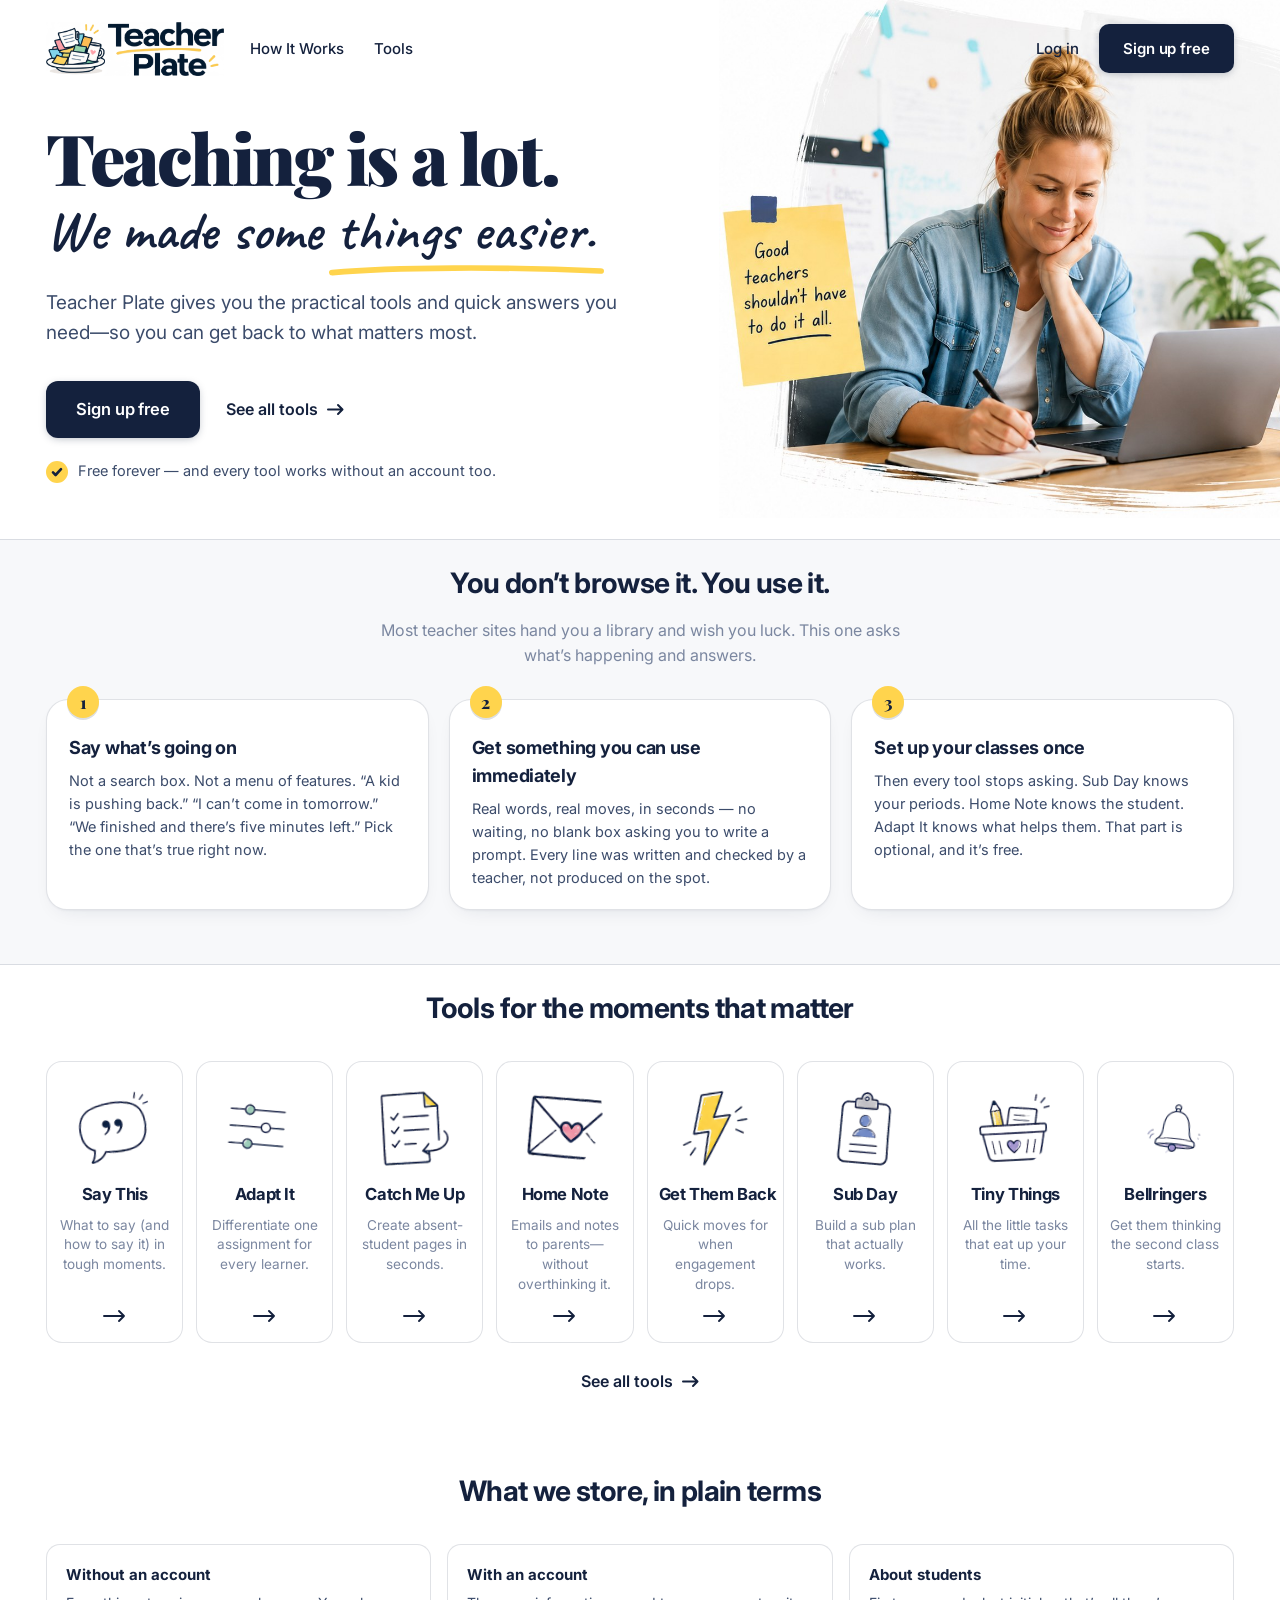
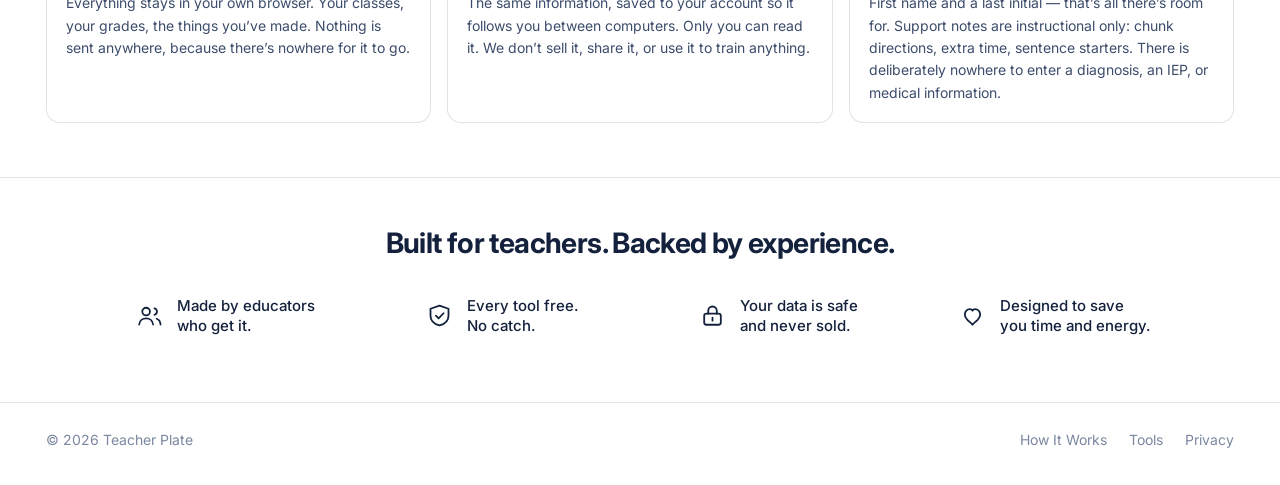
<file: index.html>
<!DOCTYPE html>
<html lang="en">
<head>
<meta charset="utf-8">
<meta name="viewport" content="width=device-width, initial-scale=1">
<title>Teacher Plate — Less on your plate. More in your class.</title>
<meta name="description" content="Teacher Plate gives teachers the practical tools and quick answers they need for all the little things teaching throws at you. Every tool is free.">
<link rel="preconnect" href="https://fonts.googleapis.com">
<link rel="preconnect" href="https://fonts.gstatic.com" crossorigin>
<link href="https://fonts.googleapis.com/css2?family=Playfair+Display:wght@700;800;900&family=Caveat:wght@500;600;700&family=Inter:wght@400;500;600;700&display=swap" rel="stylesheet">
<link rel="icon" href="data:image/svg+xml,<svg xmlns='http://www.w3.org/2000/svg' viewBox='0 0 100 100'><text y='.9em' font-size='90'>🍽️</text></svg>">
<link rel="stylesheet" href="css/tokens.css">
<style>
*{box-sizing:border-box}
html,body{margin:0;padding:0}
html{overflow-x:hidden}
body{overflow-x:hidden}
body{
  font-family:Inter,-apple-system,BlinkMacSystemFont,"Segoe UI",sans-serif;
  background:var(--cream);color:var(--ink);
  -webkit-font-smoothing:antialiased;font-size:16px;line-height:1.55;
}
a{color:inherit;text-decoration:none}
button{font:inherit;color:inherit;border:0;background:none;cursor:pointer}
.wrap{max-width:1400px;margin:0 auto;padding:0 46px}

/* ══════════════ NAV ══════════════ */
.nav{position:relative;z-index:5;display:flex;align-items:center;gap:26px;padding:22px 46px 0;max-width:1400px;margin:0 auto}
.logo{display:block;flex:none;width:178px}
.logo img{display:block;width:100%;height:auto}
.logo-word{font-family:"Playfair Display",serif;font-weight:900;font-size:33px;letter-spacing:-.02em;line-height:1;color:var(--ink)}
.logo-word i{font-style:normal;color:var(--ink)}
.logo-mark{position:absolute;left:4px;top:25px;width:168px;height:18px;overflow:visible}
.logo-spark{position:absolute;left:146px;top:-3px;width:34px;height:34px}

.links{display:flex;align-items:center;gap:30px;font-size:15px;font-weight:500;color:var(--ink)}
.links a{padding:6px 0;position:relative;transition:color .16s}
.links a:hover{color:var(--blue)}
.links a::after{content:"";position:absolute;left:0;right:100%;bottom:1px;height:2px;background:var(--yellow);border-radius:2px;transition:right .2s ease}
.links a:hover::after{right:0}
.caret{display:inline-flex;align-items:center;gap:5px}
.caret svg{width:11px;height:11px;stroke:var(--ink-3);fill:none;stroke-width:2.2;stroke-linecap:round;stroke-linejoin:round}
.nav-right{margin-left:auto;display:flex;align-items:center;gap:20px;flex:none}
.login{font-size:15px;font-weight:500}
.login:hover{color:var(--blue)}
.btn{
  display:inline-flex;align-items:center;justify-content:center;gap:8px;
  background:var(--ink);color:#fff;font-size:15px;font-weight:600;
  padding:13px 24px;border-radius:10px;letter-spacing:-.005em;
  box-shadow:0 2px 8px -2px rgba(20,33,61,.35);transition:transform .16s,box-shadow .16s,background .16s;
}
.btn:hover{transform:translateY(-1px);background:#1B2C50;box-shadow:0 8px 20px -8px rgba(20,33,61,.5)}
.btn-lg{padding:16px 30px;font-size:16.5px;border-radius:12px}

/* ══════════════ HERO ══════════════ */
.hero{position:relative;max-width:1400px;margin:0 auto;padding:0 0 14px}
.hero-grid{display:grid;grid-template-columns:minmax(0,1fr) minmax(0,.78fr);align-items:center;gap:0}
.hero-copy{padding:46px 0 42px 46px;max-width:660px;position:relative;z-index:2}
h1{
  font-family:"Playfair Display",serif;font-weight:900;
  font-size:clamp(46px,5.5vw,78px);line-height:1.0;letter-spacing:-.032em;margin:0;
}
.script{
  font-family:Caveat,cursive;font-weight:600;
  font-size:clamp(38px,4.4vw,59px);line-height:1.1;margin:8px 0 0;display:inline-block;position:relative;
}
.script u{text-decoration:none;position:relative}
.script u svg{position:absolute;left:-6px;bottom:-11px;width:calc(100% + 14px);height:13px;overflow:visible}
.lede{font-size:19px;line-height:1.6;color:var(--ink-2);margin:26px 0 0;max-width:31em}
.cta-row{display:flex;align-items:center;gap:26px;margin:32px 0 0;flex-wrap:wrap}
.text-link{display:inline-flex;align-items:center;gap:9px;font-size:16px;font-weight:600}
.text-link svg{width:18px;height:13px;stroke:currentColor;fill:none;stroke-width:2;stroke-linecap:round;stroke-linejoin:round;transition:transform .16s}
.text-link:hover svg{transform:translateX(4px)}
.assure{display:flex;align-items:center;gap:10px;margin:22px 0 0;font-size:14.5px;color:var(--ink-2)}
.tick{width:22px;height:22px;flex:none;border-radius:50%;background:var(--yellow);display:grid;place-items:center}
.tick svg{width:12px;height:12px;stroke:var(--ink);fill:none;stroke-width:2.6;stroke-linecap:round;stroke-linejoin:round}

/* hero photo — sticky note + brush edge are baked into the asset */
.hero-art{position:relative;align-self:start}
.hero-art img{
  display:block;width:calc(100% + 46px);max-width:none;height:auto;
  margin:-84px -46px 0 0;
}

/* ══════════════ TOOLS ══════════════ */
.section{padding:22px 0 54px}
h2.center{
  text-align:center;font-size:clamp(23px,2.2vw,29px);font-weight:700;
  letter-spacing:-.022em;margin:0 0 30px;
}
.tools{display:grid;grid-template-columns:repeat(8,minmax(0,1fr));gap:13px}
.tool{
  position:relative;background:var(--paper);border:1.5px solid var(--line);
  border-radius:16px;padding:26px 11px 48px;text-align:center;min-height:246px;
  transition:transform .18s cubic-bezier(.2,.7,.3,1),box-shadow .18s,border-color .18s;
}
.tool:hover{transform:translateY(-4px);box-shadow:var(--shadow-lift);border-color:rgba(53,103,232,.4)}
.blob{
  width:70px;height:70px;margin:0 auto 17px;display:grid;place-items:center;
  border-radius:58% 42% 47% 53% / 45% 55% 45% 55%;transform:rotate(-6deg);
}
.blob svg{width:34px;height:34px;stroke:var(--ink);fill:none;stroke-width:1.6;stroke-linecap:round;stroke-linejoin:round;transform:rotate(6deg)}
.tool h3{margin:0 0 8px;font-size:16.6px;font-weight:700;letter-spacing:-.022em;white-space:nowrap}
.tool p{margin:0 auto;font-size:13.6px;line-height:1.45;color:var(--ink-3);max-width:15.5em}
.tool .go{
  position:absolute;left:50%;bottom:18px;transform:translateX(-50%);
  width:24px;height:16px;stroke:var(--ink);fill:none;stroke-width:1.9;stroke-linecap:round;stroke-linejoin:round;
  transition:transform .18s,stroke .18s;
}
.tool:hover .go{transform:translateX(-50%) translateX(4px);stroke:var(--blue)}
.b-lilac{background:var(--lilac)}.b-mint{background:var(--mint)}.b-sky{background:var(--blue-soft)}
.b-peach{background:var(--peach)}.b-yellow{background:#FFE68F}.b-lilac2{background:#E3DBFF}
.b-green{background:#DDEFD9}.b-butter{background:var(--yellow-soft)}
.tools-more{text-align:center;margin-top:26px}

/* ══════════════ TRUST ══════════════ */
.trust{border-top:1.5px solid var(--line);padding:44px 0 66px}
.trust-row{display:grid;grid-template-columns:repeat(4,minmax(0,1fr));gap:26px;max-width:1080px;margin:0 auto}
.trust-item{display:flex;align-items:center;gap:14px;justify-content:center}
.trust-item svg{width:27px;height:27px;flex:none;stroke:var(--ink);fill:none;stroke-width:1.6;stroke-linecap:round;stroke-linejoin:round}
.trust-item p{margin:0;font-size:15px;line-height:1.35;font-weight:500;color:var(--ink)}

/* ══════════════ FOOTER ══════════════ */
footer{border-top:1.5px solid var(--line);padding:26px 0 34px}
.foot-row{display:flex;align-items:center;gap:26px;flex-wrap:wrap;font-size:14px;color:var(--ink-3)}
.foot-row nav{display:flex;gap:22px;margin-left:auto;flex-wrap:wrap}
.foot-row nav a:hover{color:var(--ink)}

@media (max-width:1180px){
  .tools{grid-template-columns:repeat(4,minmax(0,1fr))}
  .trust-row{grid-template-columns:repeat(2,minmax(0,1fr))}
  .links{display:none}
}
@media (max-width:900px){
  .hero-grid{grid-template-columns:1fr}
  .hero-copy{padding:34px 24px 20px;max-width:none}
  .hero-art{margin:0}
  .hero-art img{width:100%;margin:0}
  .wrap{padding:0 24px}
  .nav{padding:18px 24px 0}
}
@media (max-width:560px){
  .tools{grid-template-columns:repeat(2,minmax(0,1fr))}
  .trust-row{grid-template-columns:1fr}
}

.ticon{width:80px;height:80px;display:block;object-fit:contain;margin:0 auto 14px;
       transition:transform .18s cubic-bezier(.2,.7,.3,1)}
.tool:nth-child(4n+1) .ticon{transform:rotate(-7deg)}
.tool:nth-child(4n+2) .ticon{transform:rotate(5deg)}
.tool:nth-child(4n+3) .ticon{transform:rotate(-3deg)}
.tool:nth-child(4n)   .ticon{transform:rotate(6deg)}
.tool:hover .ticon{transform:rotate(0)}

/* how it works */
.center-sub{text-align:center;color:var(--ink-3);margin:-18px auto 30px;max-width:56ch;font-size:16px;line-height:1.6}
.how{background:var(--cream-deep);border-top:1.5px solid var(--line);border-bottom:1.5px solid var(--line)}
.steps{display:grid;grid-template-columns:repeat(3,minmax(0,1fr));gap:20px}
.step{background:#fff;border:1.5px solid var(--line);border-radius:var(--r-organic);padding:22px 22px 20px;
      box-shadow:var(--shadow);position:relative}
.step .num{position:absolute;top:-14px;left:20px;width:32px;height:32px;border-radius:50%;
     background:var(--yellow);color:var(--ink);font-family:"Playfair Display",serif;font-weight:800;
     font-size:17px;display:grid;place-items:center;box-shadow:0 2px 0 rgba(20,33,61,.14)}
.step h3{margin:12px 0 7px;font-size:18px;font-weight:700;letter-spacing:-.015em}
.step p{margin:0;font-size:14.5px;line-height:1.6;color:var(--ink-2)}
/* what we store */
.storegrid{display:grid;grid-template-columns:repeat(3,minmax(0,1fr));gap:16px}
.sbox{border:1.5px solid var(--line);border-radius:14px;padding:18px 19px;background:#fff}
.sbox h3{margin:0 0 6px;font-size:15px;font-weight:700}
.sbox p{margin:0;font-size:14px;line-height:1.6;color:var(--ink-2)}
@media (max-width:900px){.steps,.storegrid{grid-template-columns:1fr}}
</style>
</head>
<body>

<!-- ══════════════ NAV ══════════════ -->
<header class="nav">
  <a class="logo" href="index.html" aria-label="Teacher Plate home"><img src="img/teacher-plate-lockup.png" alt="Teacher Plate" width="1166" height="352"></a>

  <nav class="links">
    <a href="#how">How It Works</a>
    <a href="tools.html">Tools</a>
  </nav>

  <div class="nav-right">
    <a class="login" href="app.html?signin=1">Log in</a>
    <a class="btn" href="app.html?signin=1">Sign up free</a>
  </div>
</header>

<!-- ══════════════ HERO ══════════════ -->
<section class="hero">
  <div class="hero-grid">
    <div class="hero-copy">
      <h1>Teaching is a lot.</h1>
      <div class="script">We made some <u>things easier.<svg viewBox="0 0 220 13" preserveAspectRatio="none" fill="none"><path d="M2 8.6C50 3.2 142 2.6 218 7" stroke="#FFD44D" stroke-width="5.6" stroke-linecap="round"/></svg></u></div>
      <p class="lede">Teacher Plate gives you the practical tools and quick answers you need&mdash;so you can get back to what matters most.</p>

      <div class="cta-row">
        <a class="btn btn-lg" href="app.html?signin=1">Sign up free</a>
        <a class="text-link" href="tools.html">See all tools
          <svg viewBox="0 0 18 13"><path d="M1 6.5h14M11 2l4.5 4.5L11 11"/></svg>
        </a>
      </div>

      <div class="assure">
        <span class="tick"><svg viewBox="0 0 12 12"><path d="M2 6.4 4.6 9 10 3.2"/></svg></span>
        Free forever &mdash; and every tool works without an account too.
      </div>
    </div>

    <div class="hero-art">
      <img src="img/hero-teacher.jpg" width="1096" height="950"
           alt="A teacher writing in a notebook at her desk beside a sticky note reading: Good teachers shouldn't have to do it all.">
    </div>
  </div>
</section>

<!-- ══════════════ HOW IT WORKS ══════════════ -->
<section class="section how" id="how">
  <div class="wrap">
    <h2 class="center">You don&rsquo;t browse it. You use it.</h2>
    <p class="center-sub">Most teacher sites hand you a library and wish you luck. This one asks
      what&rsquo;s happening and answers.</p>
    <div class="steps">
      <div class="step">
        <span class="num">1</span>
        <h3>Say what&rsquo;s going on</h3>
        <p>Not a search box. Not a menu of features. &ldquo;A kid is pushing back.&rdquo;
          &ldquo;I can&rsquo;t come in tomorrow.&rdquo; &ldquo;We finished and there&rsquo;s five
          minutes left.&rdquo; Pick the one that&rsquo;s true right now.</p>
      </div>
      <div class="step">
        <span class="num">2</span>
        <h3>Get something you can use immediately</h3>
        <p>Real words, real moves, in seconds &mdash; no waiting, no blank box asking you to write a
          prompt. Every line was written and checked by a teacher, not produced on the spot.</p>
      </div>
      <div class="step">
        <span class="num">3</span>
        <h3>Set up your classes once</h3>
        <p>Then every tool stops asking. Sub Day knows your periods. Home Note knows the student.
          Adapt It knows what helps them. That part is optional, and it&rsquo;s free.</p>
      </div>
    </div>
  </div>
</section>

<!-- ══════════════ TOOLS ══════════════ -->
<section class="section" id="tools">
  <div class="wrap">
    <h2 class="center">Tools for the moments that matter</h2>
    <div class="tools">

      <a class="tool" href="/say-this/">
        <img class="ticon" src="/img/art/say-this.png" alt="" width="160" height="160" decoding="async">
        <h3>Say This</h3>
        <p>What to say (and how to say it) in tough moments.</p>
        <svg class="go" viewBox="0 0 24 16"><path d="M1 8h20M16 3l5 5-5 5"/></svg>
      </a>

      <a class="tool" href="/adapt-it/">
        <img class="ticon" src="/img/art/adapt-it.png" alt="" width="160" height="160" decoding="async">
        <h3>Adapt It</h3>
        <p>Differentiate one assignment for every learner.</p>
        <svg class="go" viewBox="0 0 24 16"><path d="M1 8h20M16 3l5 5-5 5"/></svg>
      </a>

      <a class="tool" href="/catch-me-up/">
        <img class="ticon" src="/img/art/catch-me-up.png" alt="" width="160" height="160" decoding="async">
        <h3>Catch Me Up</h3>
        <p>Create absent-student pages in seconds.</p>
        <svg class="go" viewBox="0 0 24 16"><path d="M1 8h20M16 3l5 5-5 5"/></svg>
      </a>

      <a class="tool" href="/home-note/">
        <img class="ticon" src="/img/art/home-note.png" alt="" width="160" height="160" decoding="async">
        <h3>Home Note</h3>
        <p>Emails and notes to parents&mdash;without overthinking it.</p>
        <svg class="go" viewBox="0 0 24 16"><path d="M1 8h20M16 3l5 5-5 5"/></svg>
      </a>

      <a class="tool" href="/get-them-back/">
        <img class="ticon" src="/img/art/get-them-back.png" alt="" width="160" height="160" decoding="async">
        <h3>Get Them Back</h3>
        <p>Quick moves for when engagement drops.</p>
        <svg class="go" viewBox="0 0 24 16"><path d="M1 8h20M16 3l5 5-5 5"/></svg>
      </a>

      <a class="tool" href="/sub-day/">
        <img class="ticon" src="/img/art/sub-day.png" alt="" width="160" height="160" decoding="async">
        <h3>Sub Day</h3>
        <p>Build a sub plan that actually works.</p>
        <svg class="go" viewBox="0 0 24 16"><path d="M1 8h20M16 3l5 5-5 5"/></svg>
      </a>

      <a class="tool" href="/tiny-things/">
        <img class="ticon" src="/img/art/tiny-things.png" alt="" width="160" height="160" decoding="async">
        <h3>Tiny Things</h3>
        <p>All the little tasks that eat up your time.</p>
        <svg class="go" viewBox="0 0 24 16"><path d="M1 8h20M16 3l5 5-5 5"/></svg>
      </a>

      <a class="tool" href="/bellringers/">
        <img class="ticon" src="/img/art/bellringers.png" alt="" width="160" height="160" decoding="async">
        <h3>Bellringers</h3>
        <p>Get them thinking the second class starts.</p>
        <svg class="go" viewBox="0 0 24 16"><path d="M1 8h20M16 3l5 5-5 5"/></svg>
      </a>

    </div>
    <div class="tools-more">
      <a class="text-link" href="tools.html">See all tools
        <svg viewBox="0 0 18 13"><path d="M1 6.5h14M11 2l4.5 4.5L11 11"/></svg>
      </a>
    </div>
  </div>
</section>

<!-- ══════════════ WHAT WE STORE ══════════════ -->
<section class="section store" id="privacy">
  <div class="wrap">
    <h2 class="center">What we store, in plain terms</h2>
    <div class="storegrid">
      <div class="sbox">
        <h3>Without an account</h3>
        <p>Everything stays in your own browser. Your classes, your grades, the things you&rsquo;ve
          made. Nothing is sent anywhere, because there&rsquo;s nowhere for it to go.</p>
      </div>
      <div class="sbox">
        <h3>With an account</h3>
        <p>The same information, saved to your account so it follows you between computers. Only
          you can read it. We don&rsquo;t sell it, share it, or use it to train anything.</p>
      </div>
      <div class="sbox">
        <h3>About students</h3>
        <p>First name and a last initial &mdash; that&rsquo;s all there&rsquo;s room for. Support
          notes are instructional only: chunk directions, extra time, sentence starters. There is
          deliberately nowhere to enter a diagnosis, an IEP, or medical information.</p>
      </div>
    </div>
  </div>
</section>

<!-- ══════════════ TRUST ══════════════ -->
<section class="trust">
  <div class="wrap">
    <h2 class="center">Built for teachers. Backed by experience.</h2>
    <div class="trust-row">
      <div class="trust-item">
        <svg viewBox="0 0 24 24"><circle cx="9" cy="8.5" r="3.4"/><path d="M2.8 20c.4-3.4 3.1-5.4 6.2-5.4s5.8 2 6.2 5.4"/><path d="M16.4 5.6a3 3 0 0 1 0 5.8M18.4 14.9c2 .7 3.2 2.5 3.4 5.1"/></svg>
        <p>Made by educators<br>who get it.</p>
      </div>
      <div class="trust-item">
        <svg viewBox="0 0 24 24"><path d="M12 3.2 20 6v6.2c0 4.4-3.2 7.4-8 8.6-4.8-1.2-8-4.2-8-8.6V6z"/><path d="M8.8 12.2 11.2 14.6 15.6 10"/></svg>
        <p>Every tool free.<br>No catch.</p>
      </div>
      <div class="trust-item">
        <svg viewBox="0 0 24 24"><rect x="4.6" y="10.4" width="14.8" height="9.8" rx="2"/><path d="M8.2 10.4V7.8a3.8 3.8 0 0 1 7.6 0v2.6"/><path d="M12 14v2.6"/></svg>
        <p>Your data is safe<br>and never sold.</p>
      </div>
      <div class="trust-item">
        <svg viewBox="0 0 24 24"><path d="M12 20.2c-1.9-2.7-6.8-4.6-6.8-9.2 0-2.7 2.1-4.6 4.4-4.6 1.1 0 2 .5 2.4 1.3.4-.8 1.3-1.3 2.4-1.3 2.3 0 4.4 1.9 4.4 4.6 0 4.6-4.9 6.5-6.8 9.2z"/></svg>
        <p>Designed to save<br>you time and energy.</p>
      </div>
    </div>
  </div>
</section>

<footer>
  <div class="wrap foot-row">
    <span>&copy; 2026 Teacher Plate</span>
    <nav>
      <a href="#how">How It Works</a>
      <a href="tools.html">Tools</a>
      <a href="#privacy">Privacy</a>
    </nav>
  </div>
</footer>

</body>
</html>
</file>
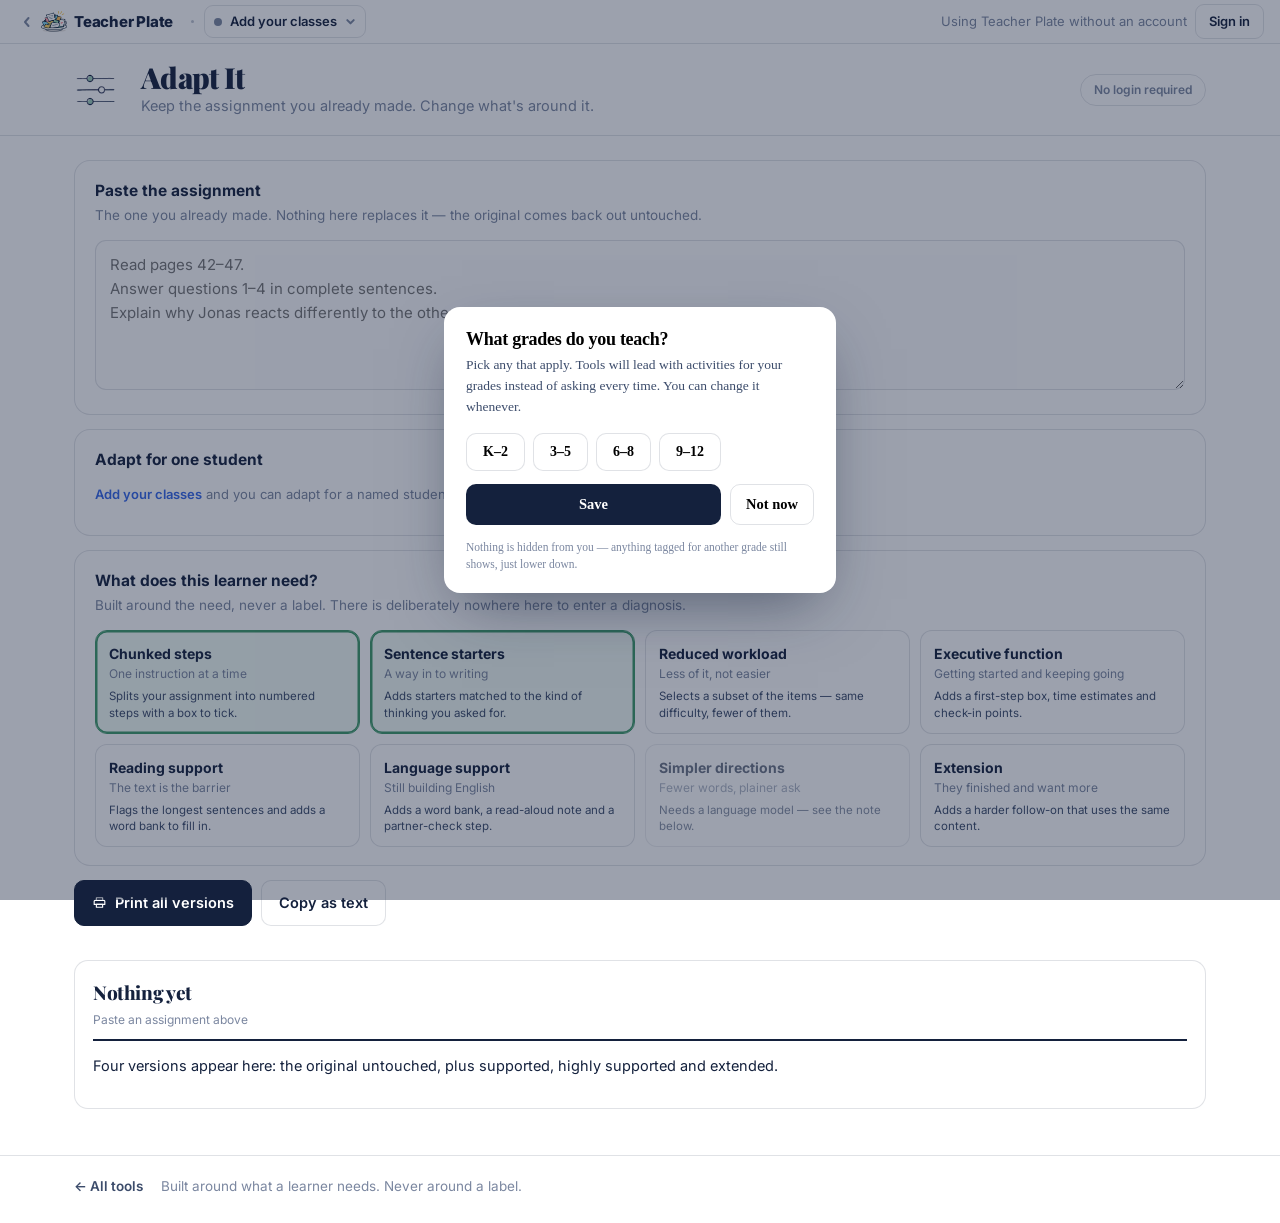
<file: adapt-it/index.html>
<!DOCTYPE html>
<html lang="en">
<head>
<meta charset="utf-8">
<meta name="viewport" content="width=device-width, initial-scale=1">
<title>Adapt It — differentiate what you're already teaching | Teacher Plate</title>
<meta name="description" content="Paste the assignment you already have. Get versions built around what the learner needs — never around a label. Free, no account.">
<link rel="preconnect" href="https://fonts.googleapis.com">
<link rel="preconnect" href="https://fonts.gstatic.com" crossorigin>
<link href="https://fonts.googleapis.com/css2?family=Playfair+Display:wght@700;800;900&family=Caveat:wght@600;700&family=Inter:wght@400;500;600;700&display=swap" rel="stylesheet">
<link rel="icon" href="data:image/svg+xml,<svg xmlns='http://www.w3.org/2000/svg' viewBox='0 0 100 100'><text y='.9em' font-size='90'>🪜</text></svg>">
<link rel="stylesheet" href="/css/tokens.css">
<link rel="stylesheet" href="css/styles.css?v=8">
<script src="/core/config.js?v=5"></script>
<script src="/core/bar.js?v=13" data-hub="/app.html"></script>
</head>
<body>

<header class="tool-head no-print">
  <div class="wrap">
    <img class="badge" src="/img/art/adapt-it.png" alt="" width="160" height="160">
    <div>
      <h1>Adapt It</h1>
      <p>Keep the assignment you already made. Change what's around it.</p>
    </div>
    <span class="no-acct">No login required</span>
  </div>
</header>

<main id="view" class="wrap"></main>

<footer class="tool-foot no-print">
  <div class="wrap">
    <a href="/tools.html">← All tools</a>
    <span>Built around what a learner needs. Never around a label.</span>
  </div>
</footer>

<div class="toast no-print" id="toast" hidden></div>
<script src="js/scaffolds.data.js?v=1"></script>
<script src="js/app.js?v=1"></script>
</body>
</html>
</file>
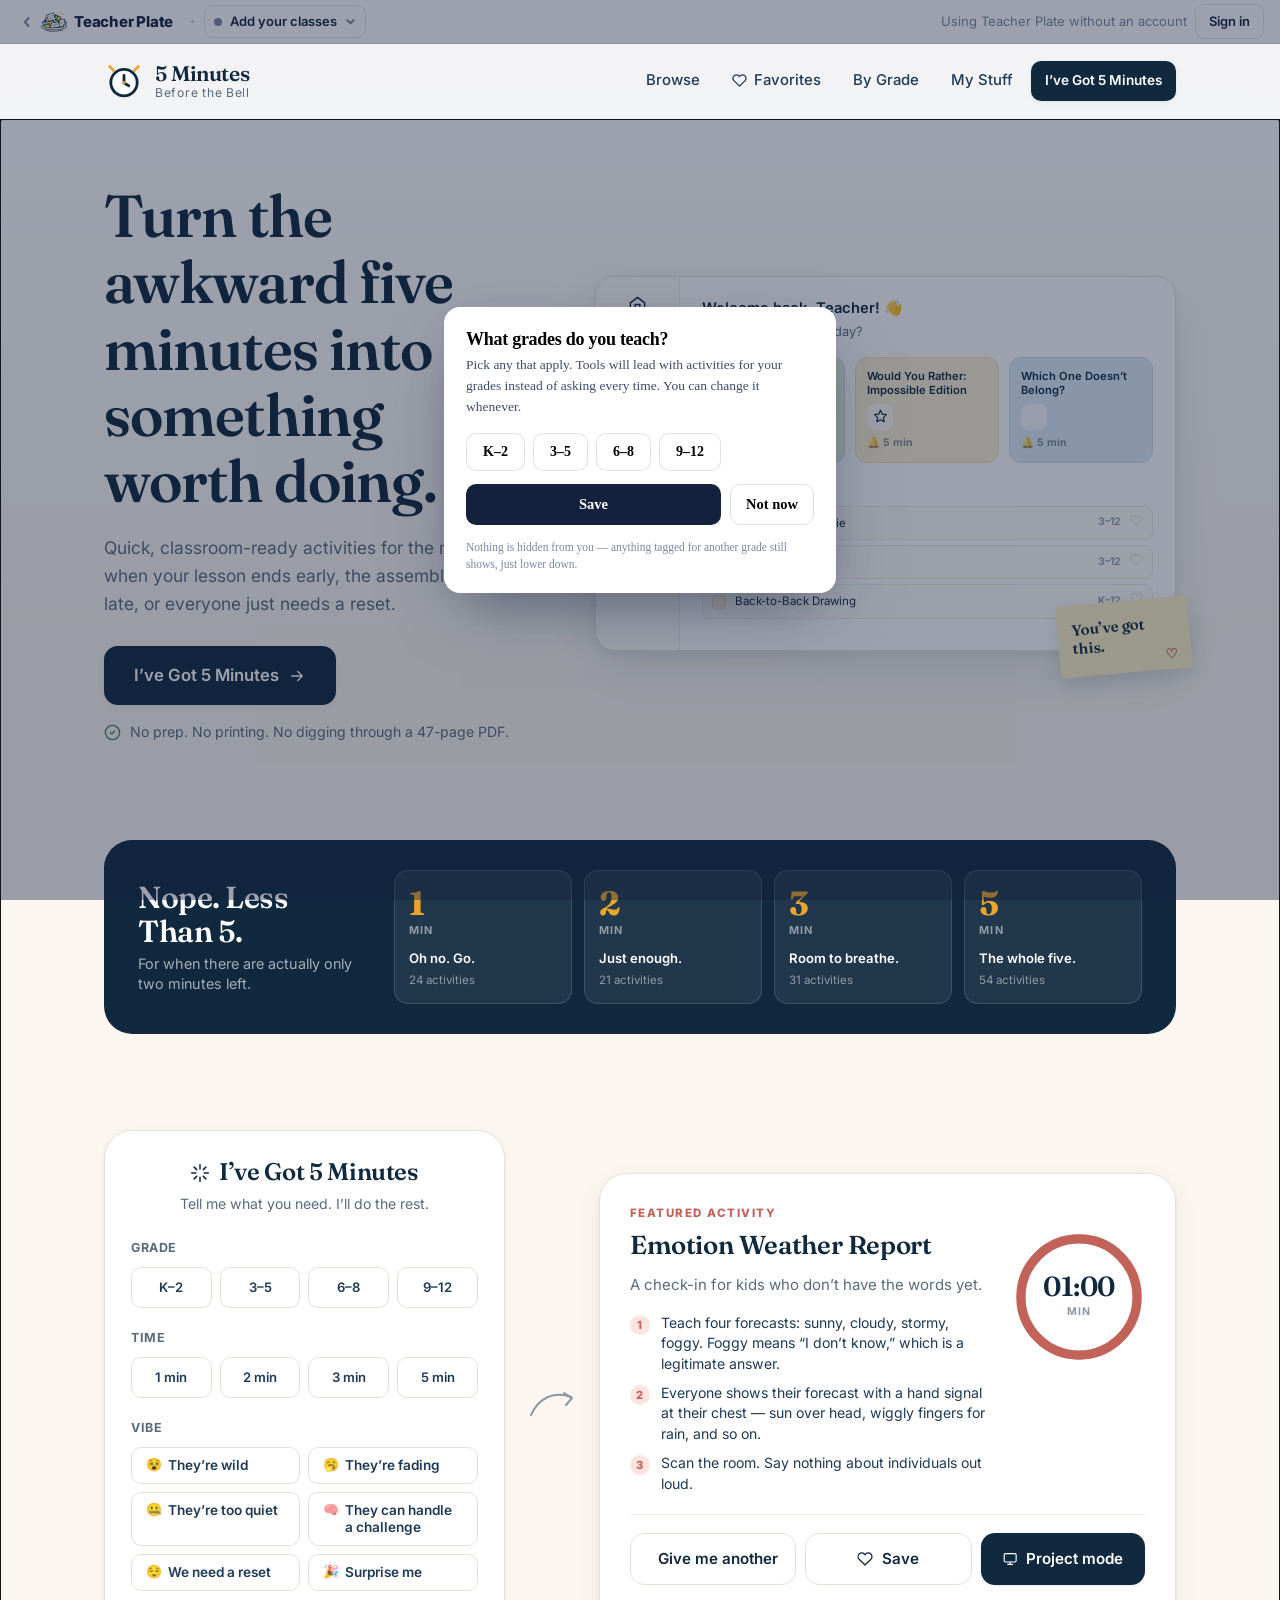
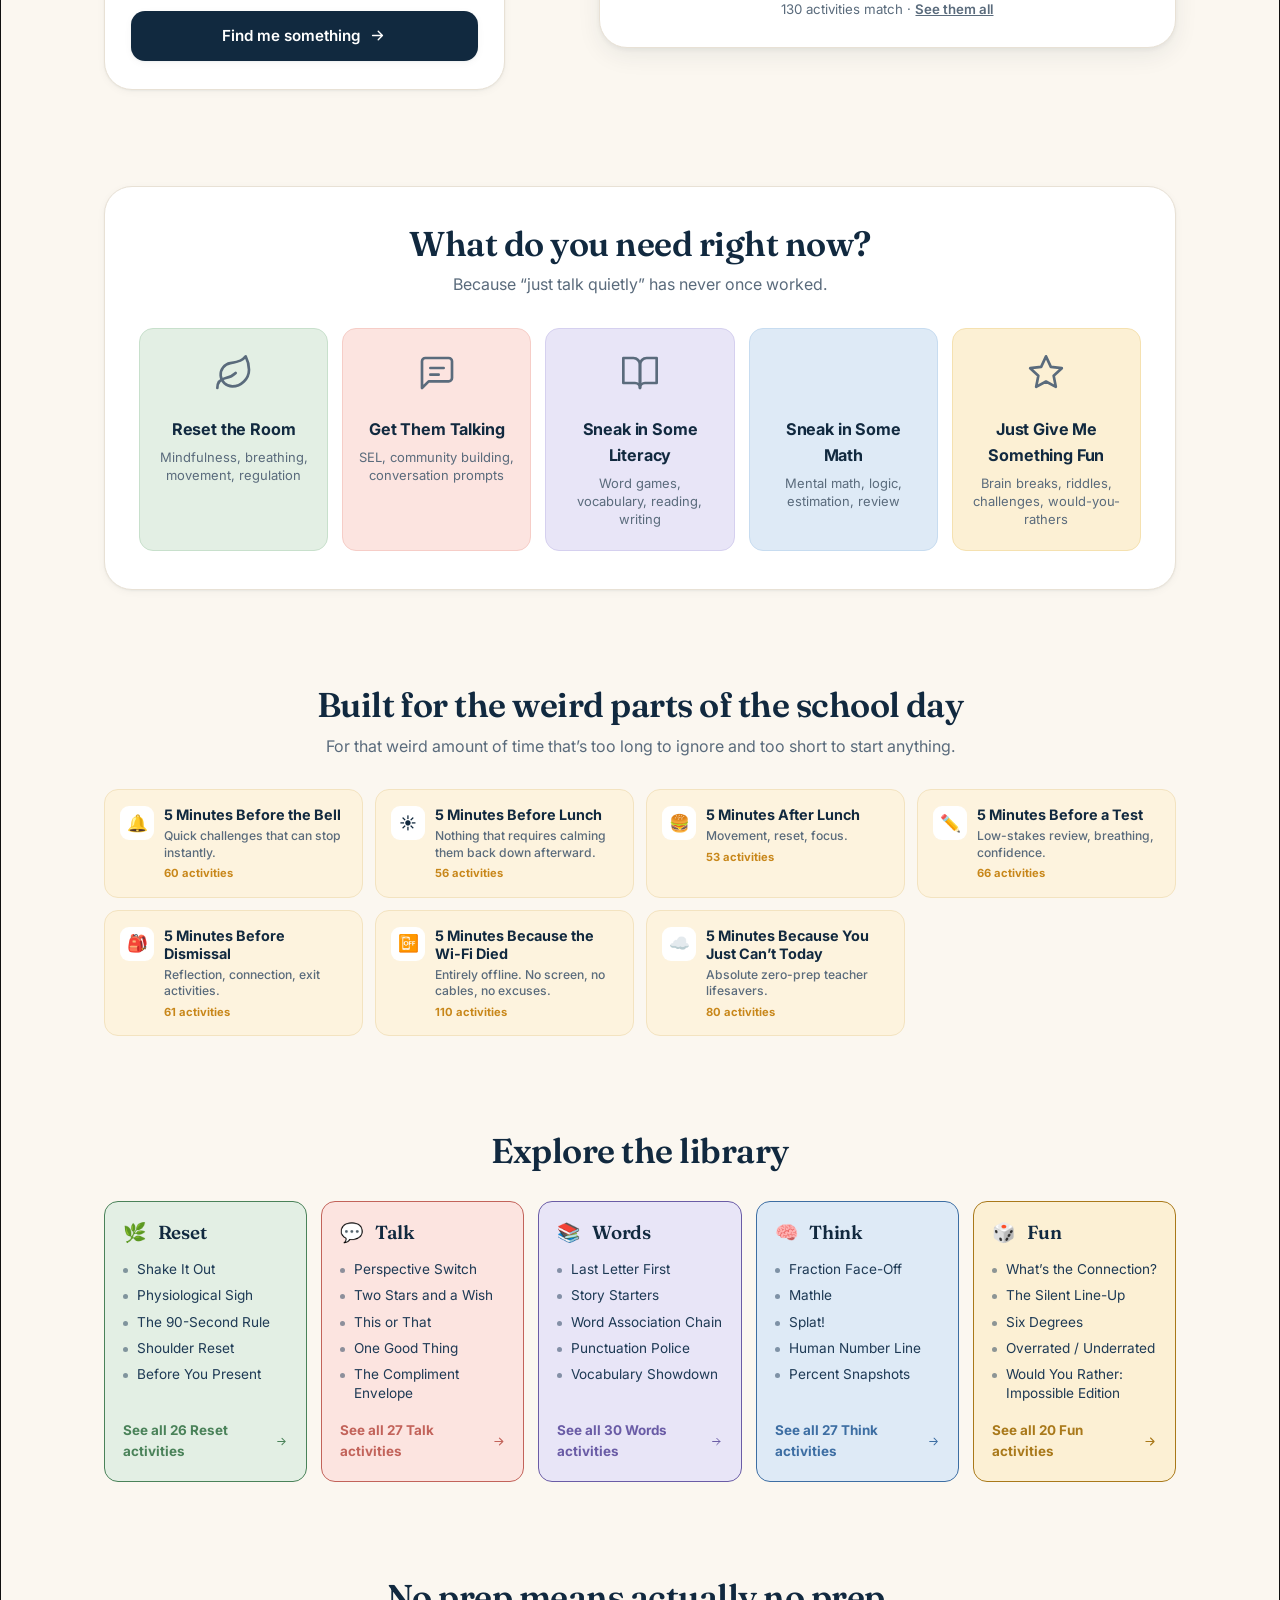
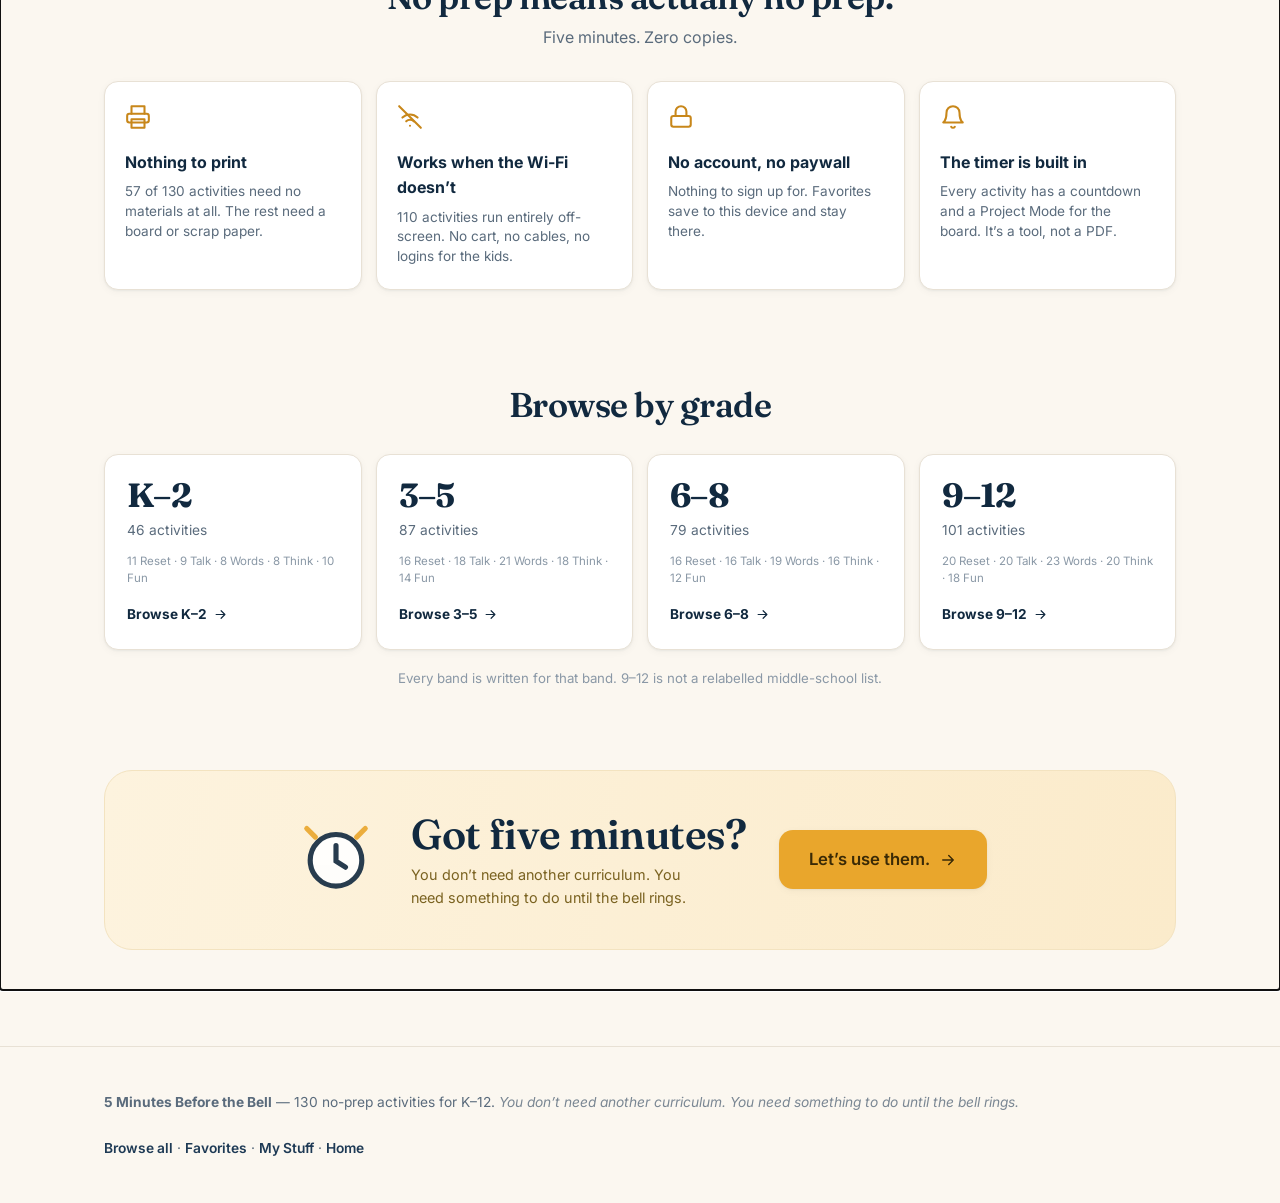
<file: before-the-bell/index.html>
<!doctype html>
<html lang="en">
<head>
<meta charset="utf-8">
<meta name="viewport" content="width=device-width,initial-scale=1">
<title>5 Minutes Before the Bell — classroom-ready activities for the awkward five minutes</title>
<meta name="description" content="You don’t need another curriculum. You need something to do until the bell rings. 130 no-prep, classroom-ready activities for K–12 — 1, 2, 3 or 5 minutes, with a built-in timer and a Project Mode for the board.">
<meta name="theme-color" content="#11293F">

<meta property="og:title" content="5 Minutes Before the Bell">
<meta property="og:description" content="Turn the awkward five minutes into something worth doing. 130 no-prep classroom activities for K–12.">
<meta property="og:type" content="website">

<link rel="preconnect" href="https://fonts.googleapis.com">
<link rel="preconnect" href="https://fonts.gstatic.com" crossorigin>
<link href="https://fonts.googleapis.com/css2?family=Fraunces:opsz,wght@9..144,400;9..144,500;9..144,600;9..144,700&family=Inter:wght@400;500;600;700;800&display=swap" rel="stylesheet">
<link rel="stylesheet" href="css/styles.css?v=8">
<link rel="icon" href="data:image/svg+xml,<svg xmlns='http://www.w3.org/2000/svg' viewBox='0 0 100 100'><circle cx='50' cy='52' r='34' fill='none' stroke='%2311293F' stroke-width='8'/><path d='M50 34v20l13 8' fill='none' stroke='%2311293F' stroke-width='8' stroke-linecap='round'/><path d='M22 22l10-10M78 22L68 12' stroke='%23E9A62C' stroke-width='8' stroke-linecap='round'/></svg>">
</head>
<body>
<script src="/core/config.js?v=5"></script>
<script src="/core/bar.js?v=13" data-hub="/app.html"></script>

<header class="site-header">
  <div class="wrap header-in">
    <a class="logo" href="#/" aria-label="5 Minutes Before the Bell — home">
      <svg class="logo-mark" viewBox="0 0 100 100" aria-hidden="true">
        <circle cx="50" cy="54" r="33" fill="#fff" stroke="#11293F" stroke-width="7"/>
        <path d="M50 36v19l12 7" fill="none" stroke="#11293F" stroke-width="7" stroke-linecap="round"/>
        <path d="M24 24 14 14M76 24 86 14" stroke="#E9A62C" stroke-width="7" stroke-linecap="round"/>
        <circle cx="50" cy="54" r="4" fill="#E9A62C"/>
      </svg>
      <span class="logo-text">
        <b>5 Minutes</b>
        <span>Before the Bell</span>
      </span>
    </a>

    <button class="menu-btn" id="menuBtn" aria-label="Menu" aria-expanded="false">
      <svg width="22" height="22" viewBox="0 0 24 24" fill="none" stroke="currentColor" stroke-width="2" stroke-linecap="round"><path d="M3 6h18M3 12h18M3 18h18"/></svg>
    </button>

    <nav class="nav" id="nav">
      <a href="#/browse" data-route="browse">Browse</a>
      <a href="#/favorites" data-route="favorites">
        <svg width="15" height="15" viewBox="0 0 24 24" fill="none" stroke="currentColor" stroke-width="2" stroke-linecap="round" stroke-linejoin="round"><path d="M20.8 4.6a5.5 5.5 0 0 0-7.8 0L12 5.7l-1-1.1a5.5 5.5 0 0 0-7.8 7.8l1.1 1L12 21l7.7-7.6 1.1-1a5.5 5.5 0 0 0 0-7.8z"/></svg>
        Favorites <span class="count" id="favCount" hidden>0</span>
      </a>
      <a href="#/browse?grade=k2" data-route="grade">By Grade</a>
      <a href="#/dashboard" data-route="dashboard">My Stuff</a>
      <button class="btn btn-primary btn-sm" data-open-finder>I’ve Got 5 Minutes</button>
    </nav>
  </div>
</header>

<main id="view" tabindex="-1"></main>

<footer class="site-footer">
  <div class="wrap footer-in">
    <div><strong>5 Minutes Before the Bell</strong> — 130 no-prep activities for K–12. <em style="opacity:.8">You don’t need another curriculum. You need something to do until the bell rings.</em></div>
    <div><a href="#/browse">Browse all</a> · <a href="#/favorites">Favorites</a> · <a href="#/dashboard">My Stuff</a> · <a href="#/">Home</a></div>
  </div>
</footer>

<div class="modal" id="modal" role="dialog" aria-modal="true" aria-label="Activity finder"></div>
<div class="project" id="project" role="dialog" aria-modal="true" aria-label="Project mode"></div>
<div class="toast" id="toast" role="status" aria-live="polite"></div>

<script src="js/activities.js?v=6"></script>
<script src="js/app.js?v=7"></script>
</body>
</html>
</file>
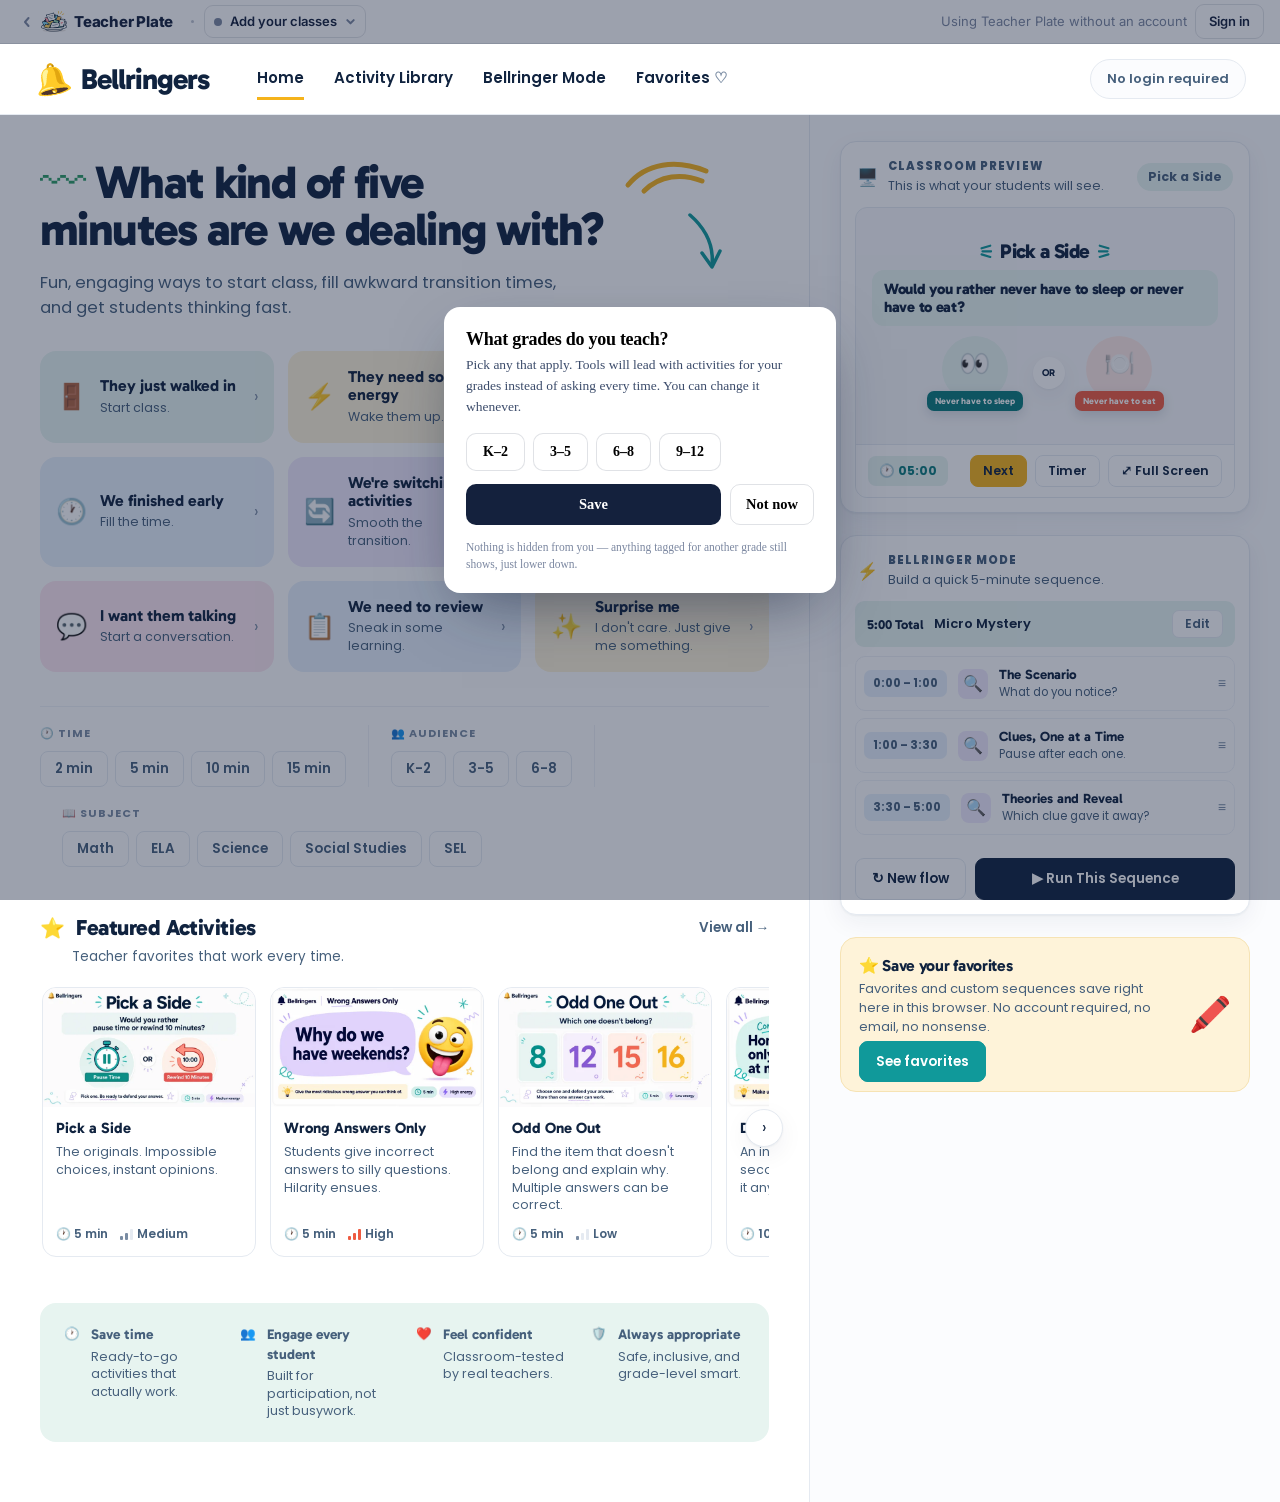
<file: bellringers/index.html>
<!DOCTYPE html>
<html lang="en">
<head>
<meta charset="utf-8">
<meta name="viewport" content="width=device-width, initial-scale=1">
<title>Bellringers — Start class strong. Fill the weird five minutes.</title>
<meta name="description" content="Fun, engaging ways to start class, fill awkward transition times, and get students thinking fast. No downloads. No prep. No login required.">
<link rel="preconnect" href="https://fonts.googleapis.com">
<link rel="preconnect" href="https://fonts.gstatic.com" crossorigin>
<link href="https://fonts.googleapis.com/css2?family=Gabarito:wght@500;600;700;800;900&family=Poppins:wght@400;500;600;700&display=swap" rel="stylesheet">
<link rel="icon" href="data:image/svg+xml,<svg xmlns='http://www.w3.org/2000/svg' viewBox='0 0 100 100'><text y='.9em' font-size='90'>🔔</text></svg>">
<link rel="stylesheet" href="css/styles.css?v=8">
</head>
<body>
<script src="/core/config.js?v=5"></script>
<script src="/core/bar.js?v=13" data-hub="/app.html"></script>

<header class="site-header">
  <a class="brand" href="#/" aria-label="Bellringers home">
    <span class="brand-bell" aria-hidden="true">🔔</span>
    <span class="brand-word">Bellringers</span>
  </a>
  <nav class="site-nav" aria-label="Main">
    <a href="#/" data-nav="home">Home</a>
    <a href="#/library" data-nav="library">Activity Library</a>
    <a href="#/bellringer-mode" data-nav="bellringer-mode">Bellringer Mode</a>
    <a href="#/favorites" data-nav="favorites">Favorites <span class="heart" aria-hidden="true">♡</span><span class="fav-count" id="navFavCount" hidden></span></a>
  </nav>
  <div class="header-right">
    <span class="no-login" title="Everything here works without an account. Favorites are saved in this browser.">No login required</span>
  </div>
</header>

<main id="view"></main>

<!-- ───────────────────────── PROJECTOR PLAYER ───────────────────────── -->
<div class="player" id="player" hidden aria-modal="true" role="dialog" aria-label="Activity display">

  <svg class="deco deco-loop" viewBox="0 0 200 110" fill="none" aria-hidden="true">
    <path d="M4 92C34 40 78 8 118 22" stroke="currentColor" stroke-width="4" stroke-linecap="round" stroke-dasharray="12 14"/>
    <path d="M118 22c34 12 22 62-10 58S82 30 128 20s62 24 68 52" stroke="currentColor" stroke-width="4" stroke-linecap="round" stroke-dasharray="12 14"/>
  </svg>
  <svg class="deco deco-squiggle" viewBox="0 0 160 60" fill="none" aria-hidden="true">
    <path d="M4 34c14-22 30 22 46 0s30 22 46 0 30 18 44 6" stroke="currentColor" stroke-width="5" stroke-linecap="round"/>
    <circle cx="18" cy="10" r="6" stroke="currentColor" stroke-width="4"/>
  </svg>

  <div class="player-mark"><span class="brand-bell">🔔</span><span class="brand-word">Bellringers</span></div>

  <div class="player-stage" id="playerStage"></div>

  <div class="player-foot">
    <div class="player-direction" id="playerDirection"></div>
    <div class="player-chips" id="playerChips"></div>
  </div>

  <div class="player-seq" id="playerSeq" hidden></div>

  <div class="player-bar">
    <div class="player-bar-left">
      <button class="pbtn pbtn-exit" id="btnExit" title="Close (Esc)">✕</button>
      <span class="player-title" id="playerTitle"></span>
    </div>
    <div class="player-bar-right">
      <button class="pbtn pbtn-reveal" id="btnReveal" hidden>Reveal <kbd>R</kbd></button>
      <button class="pbtn pbtn-primary" id="btnNext">Next <kbd>→</kbd></button>
      <button class="pbtn" id="btnTimer">Timer <kbd>T</kbd></button>
      <button class="pbtn" id="btnRandom" title="Jump to a random Bellringer">Randomize</button>
      <button class="pbtn" id="btnFull">⤢ Full Screen <kbd>F</kbd></button>
      <button class="pbtn" id="btnNotes">Teacher Notes <kbd>N</kbd></button>
    </div>
  </div>

  <div class="timer-chip" id="timerChip" hidden>
    <span class="timer-clock" id="timerClock">0:00</span>
    <button class="timer-x" id="timerStop" title="Stop timer">✕</button>
  </div>

  <div class="notes-panel" id="notesPanel" hidden>
    <button class="notes-close" id="notesClose">✕</button>
    <div id="notesBody"></div>
  </div>
</div>

<script src="js/formats.js"></script>
<script src="js/decks.js"></script>
<script src="js/app.js?v=7"></script>
</body>
</html>
</file>
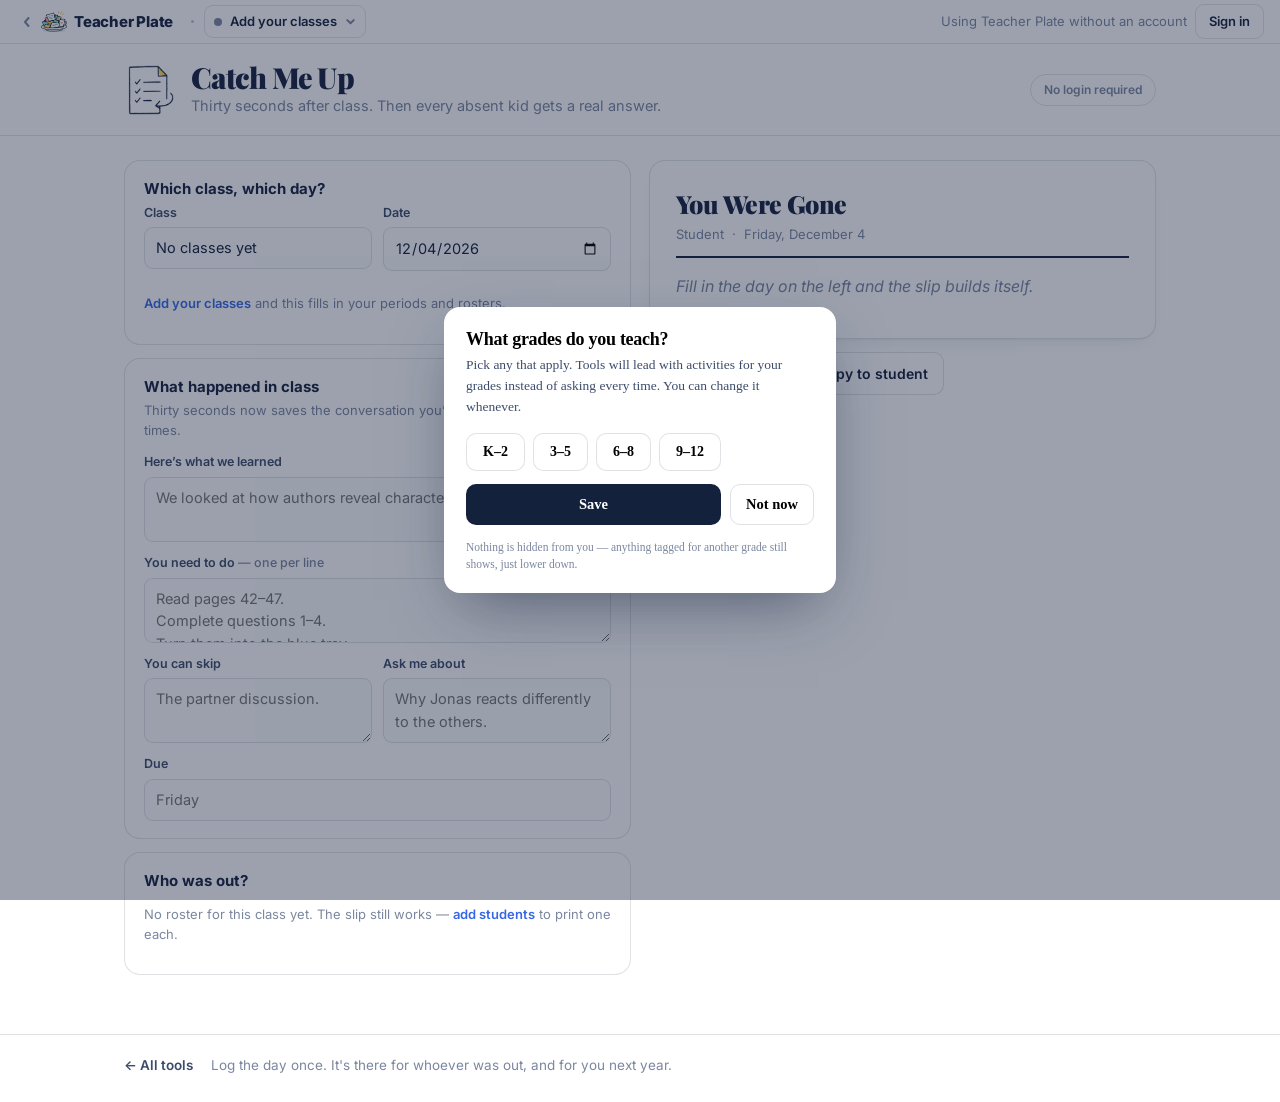
<file: catch-me-up/index.html>
<!DOCTYPE html>
<html lang="en">
<head>
<meta charset="utf-8">
<meta name="viewport" content="width=device-width, initial-scale=1">
<title>Catch Me Up — what an absent student missed | Teacher Plate</title>
<meta name="description" content="Log what a class did in thirty seconds, then hand any absent student a slip that actually tells them what to do. Free, no account.">
<link rel="preconnect" href="https://fonts.googleapis.com">
<link rel="preconnect" href="https://fonts.gstatic.com" crossorigin>
<link href="https://fonts.googleapis.com/css2?family=Playfair+Display:wght@700;800;900&family=Caveat:wght@600;700&family=Inter:wght@400;500;600;700&display=swap" rel="stylesheet">
<link rel="icon" href="data:image/svg+xml,<svg xmlns='http://www.w3.org/2000/svg' viewBox='0 0 100 100'><text y='.9em' font-size='90'>📝</text></svg>">
<link rel="stylesheet" href="/css/tokens.css">
<link rel="stylesheet" href="css/styles.css?v=8">
<script src="/core/config.js?v=5"></script>
<script src="/core/bar.js?v=13" data-hub="/app.html"></script>
</head>
<body>

<header class="tool-head no-print">
  <div class="wrap">
    <img class="badge" src="/img/art/catch-me-up.png" alt="" width="160" height="160">
    <div>
      <h1>Catch Me Up</h1>
      <p>Thirty seconds after class. Then every absent kid gets a real answer.</p>
    </div>
    <span class="no-acct">No login required</span>
  </div>
</header>

<main id="view" class="wrap"></main>

<footer class="tool-foot no-print">
  <div class="wrap">
    <a href="/tools.html">← All tools</a>
    <span>Log the day once. It's there for whoever was out, and for you next year.</span>
  </div>
</footer>

<div class="toast no-print" id="toast" hidden></div>
<script src="js/app.js?v=1"></script>
</body>
</html>
</file>
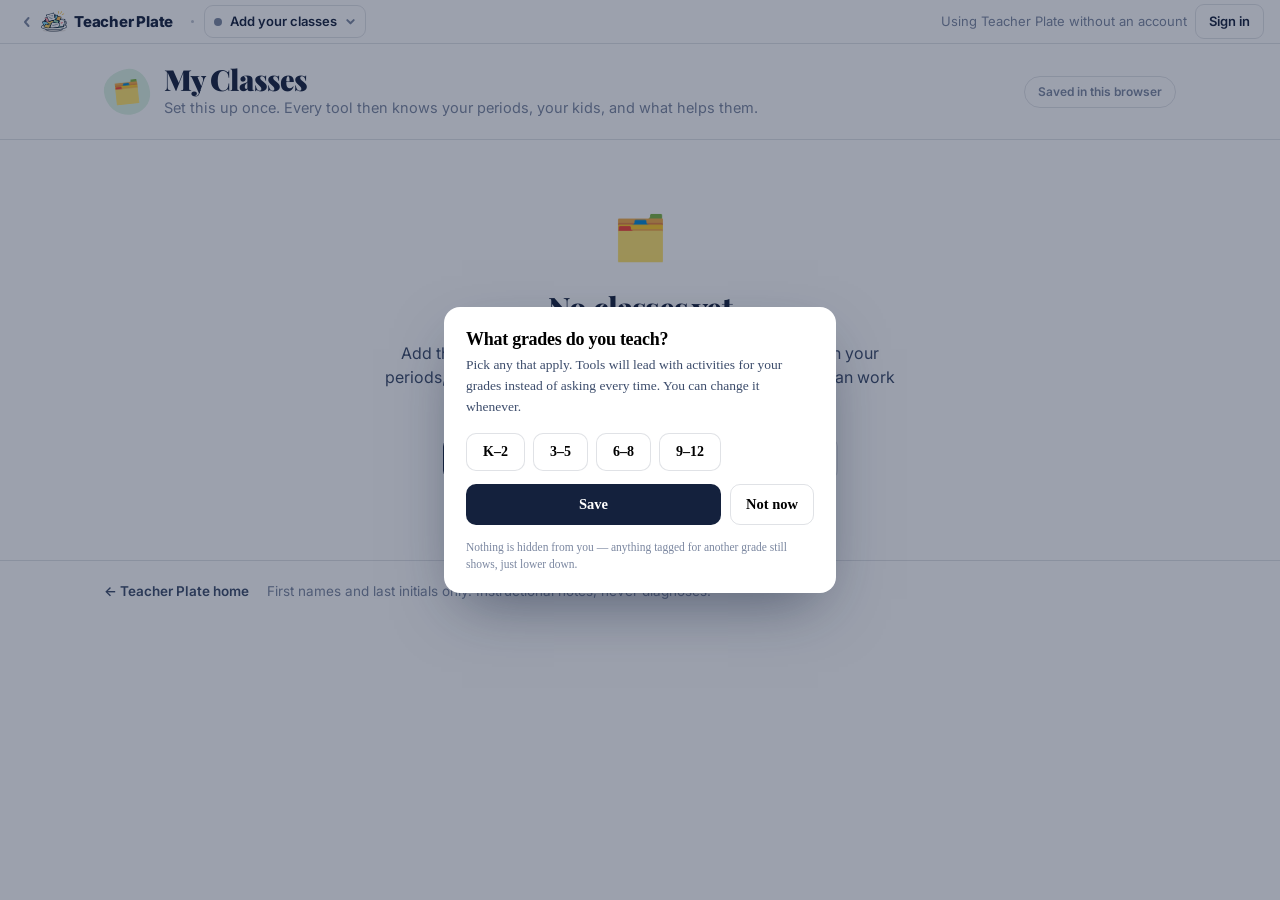
<file: classes/index.html>
<!DOCTYPE html>
<html lang="en">
<head>
<meta charset="utf-8">
<meta name="viewport" content="width=device-width, initial-scale=1">
<title>My Classes — Teacher Plate</title>
<meta name="description" content="Set up your classes once. Every Teacher Plate tool then knows your periods, your students, and how they learn best.">
<link rel="preconnect" href="https://fonts.googleapis.com">
<link rel="preconnect" href="https://fonts.gstatic.com" crossorigin>
<link href="https://fonts.googleapis.com/css2?family=Playfair+Display:wght@700;800;900&family=Caveat:wght@600;700&family=Inter:wght@400;500;600;700&display=swap" rel="stylesheet">
<link rel="icon" href="data:image/svg+xml,<svg xmlns='http://www.w3.org/2000/svg' viewBox='0 0 100 100'><text y='.9em' font-size='90'>🗂️</text></svg>">
<link rel="stylesheet" href="/css/tokens.css">
<link rel="stylesheet" href="css/styles.css?v=8">
<script src="/core/config.js?v=5"></script>
<script src="/core/bar.js?v=13" data-hub="/app.html"></script>
</head>
<body>

<header class="tool-head">
  <div class="wrap">
    <div class="badge">🗂️</div>
    <div>
      <h1>My Classes</h1>
      <p>Set this up once. Every tool then knows your periods, your kids, and what helps them.</p>
    </div>
    <span class="no-acct">Saved in this browser</span>
  </div>
</header>

<main id="view" class="wrap"></main>

<footer class="tool-foot">
  <div class="wrap">
    <a href="/app.html">← Teacher Plate home</a>
    <span>First names and last initials only. Instructional notes, never diagnoses.</span>
  </div>
</footer>

<div class="toast" id="toast" hidden></div>
<script src="js/app.js?v=4"></script>
</body>
</html>
</file>
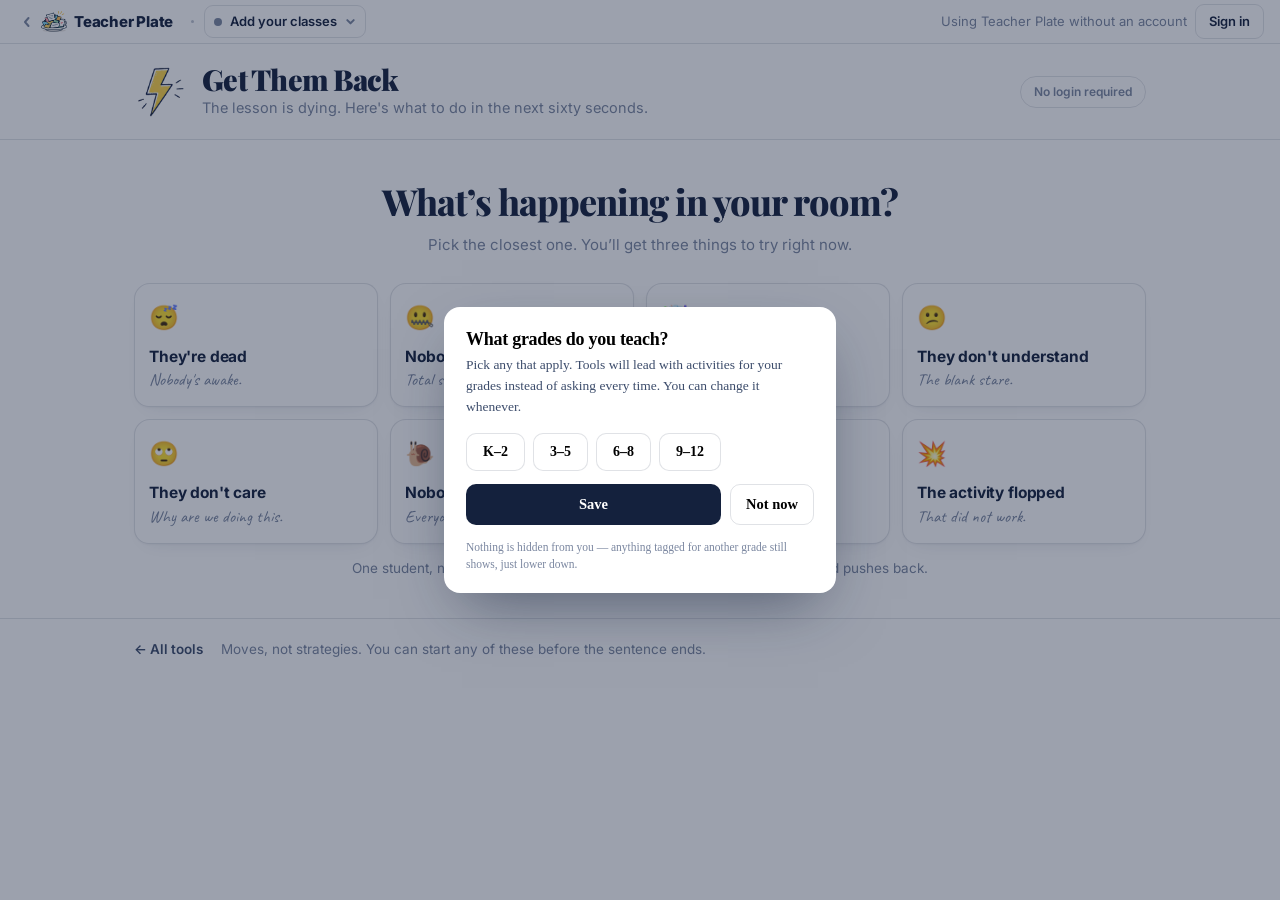
<file: get-them-back/index.html>
<!DOCTYPE html>
<html lang="en">
<head>
<meta charset="utf-8">
<meta name="viewport" content="width=device-width, initial-scale=1">
<title>Get Them Back — the lesson is dying | Teacher Plate</title>
<meta name="description" content="The room has checked out, gone wild, or gone silent. Three tactical moves you can make in the next sixty seconds. No pedagogy essay. Free, no account.">
<link rel="preconnect" href="https://fonts.googleapis.com">
<link rel="preconnect" href="https://fonts.gstatic.com" crossorigin>
<link href="https://fonts.googleapis.com/css2?family=Playfair+Display:wght@700;800;900&family=Caveat:wght@600;700&family=Inter:wght@400;500;600;700&display=swap" rel="stylesheet">
<link rel="icon" href="data:image/svg+xml,<svg xmlns='http://www.w3.org/2000/svg' viewBox='0 0 100 100'><text y='.9em' font-size='90'>⚡</text></svg>">
<link rel="stylesheet" href="/css/tokens.css">
<link rel="stylesheet" href="css/styles.css?v=8">
<script src="/core/config.js?v=5"></script>
<script src="/core/bar.js?v=13" data-hub="/app.html"></script>
</head>
<body>

<header class="tool-head">
  <div class="wrap">
    <img class="badge" src="/img/art/get-them-back.png" alt="" width="160" height="160">
    <div>
      <h1>Get Them Back</h1>
      <p>The lesson is dying. Here's what to do in the next sixty seconds.</p>
    </div>
    <span class="no-acct" title="Nothing here needs an account. Nothing is sent anywhere.">No login required</span>
  </div>
</header>

<main id="view" class="wrap"></main>

<footer class="tool-foot">
  <div class="wrap">
    <a href="/tools.html">← All tools</a>
    <span>Moves, not strategies. You can start any of these before the sentence ends.</span>
  </div>
</footer>

<div class="toast" id="toast" hidden></div>

<script src="js/moves.data.js?v=2"></script>
<script src="js/app.js?v=2"></script>
</body>
</html>
</file>
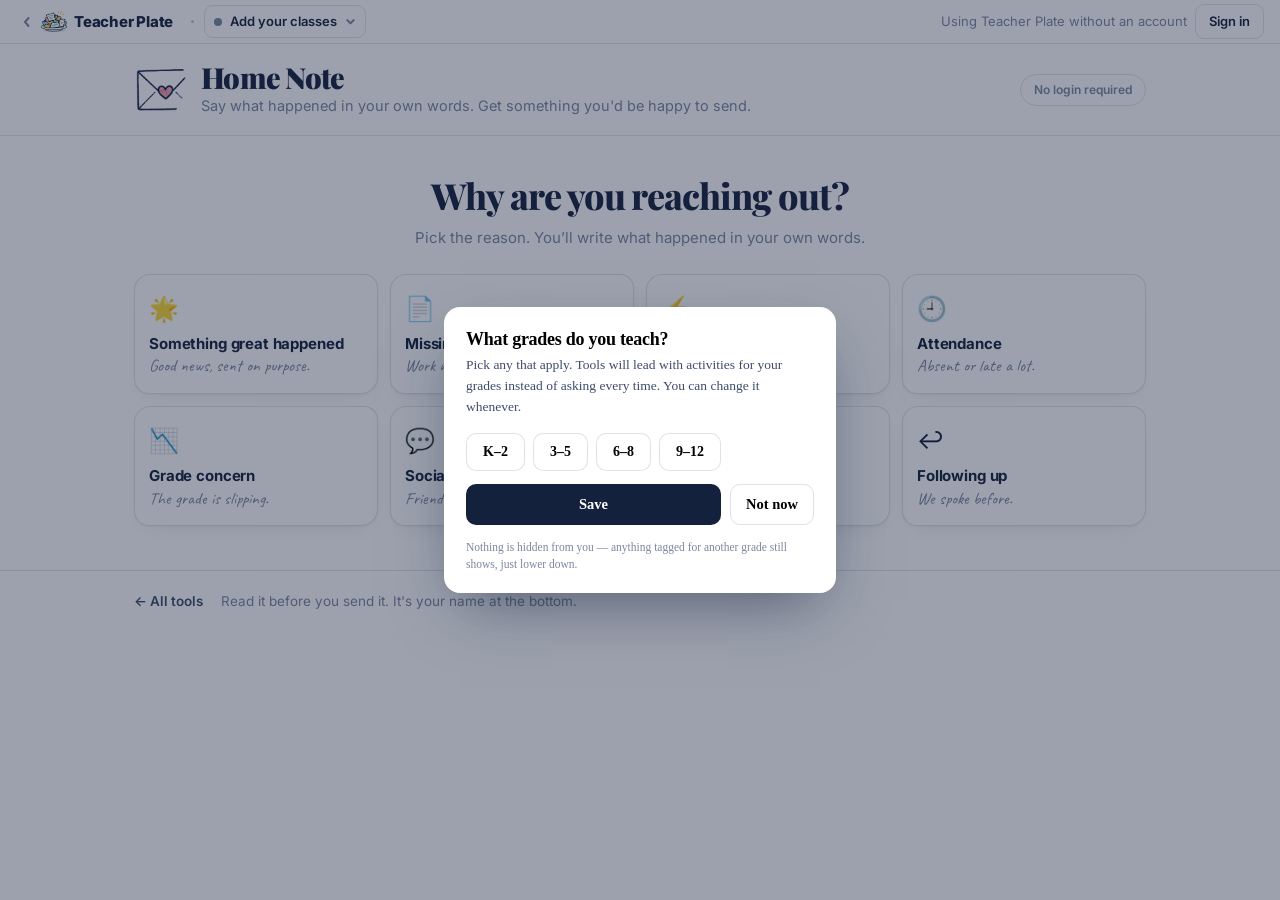
<file: home-note/index.html>
<!DOCTYPE html>
<html lang="en">
<head>
<meta charset="utf-8">
<meta name="viewport" content="width=device-width, initial-scale=1">
<title>Home Note — contact home without the agony | Teacher Plate</title>
<meta name="description" content="Tell it in your own words; get a note home that sounds like a person. Warm, straightforward or firm. Text or email. Free, no account.">
<link rel="preconnect" href="https://fonts.googleapis.com">
<link rel="preconnect" href="https://fonts.gstatic.com" crossorigin>
<link href="https://fonts.googleapis.com/css2?family=Playfair+Display:wght@700;800;900&family=Caveat:wght@600;700&family=Inter:wght@400;500;600;700&display=swap" rel="stylesheet">
<link rel="icon" href="data:image/svg+xml,<svg xmlns='http://www.w3.org/2000/svg' viewBox='0 0 100 100'><text y='.9em' font-size='90'>📬</text></svg>">
<link rel="stylesheet" href="/css/tokens.css">
<link rel="stylesheet" href="css/styles.css?v=8">
<script src="/core/config.js?v=5"></script>
<script src="/core/bar.js?v=13" data-hub="/app.html"></script>
</head>
<body>

<header class="tool-head">
  <div class="wrap">
    <img class="badge" src="/img/art/home-note.png" alt="" width="160" height="160">
    <div>
      <h1>Home Note</h1>
      <p>Say what happened in your own words. Get something you'd be happy to send.</p>
    </div>
    <span class="no-acct">No login required</span>
  </div>
</header>

<main id="view" class="wrap"></main>

<footer class="tool-foot">
  <div class="wrap">
    <a href="/tools.html">← All tools</a>
    <span>Read it before you send it. It's your name at the bottom.</span>
  </div>
</footer>

<div class="toast" id="toast" hidden></div>
<script src="js/notes.data.js?v=1"></script>
<script src="js/app.js?v=2"></script>
</body>
</html>
</file>
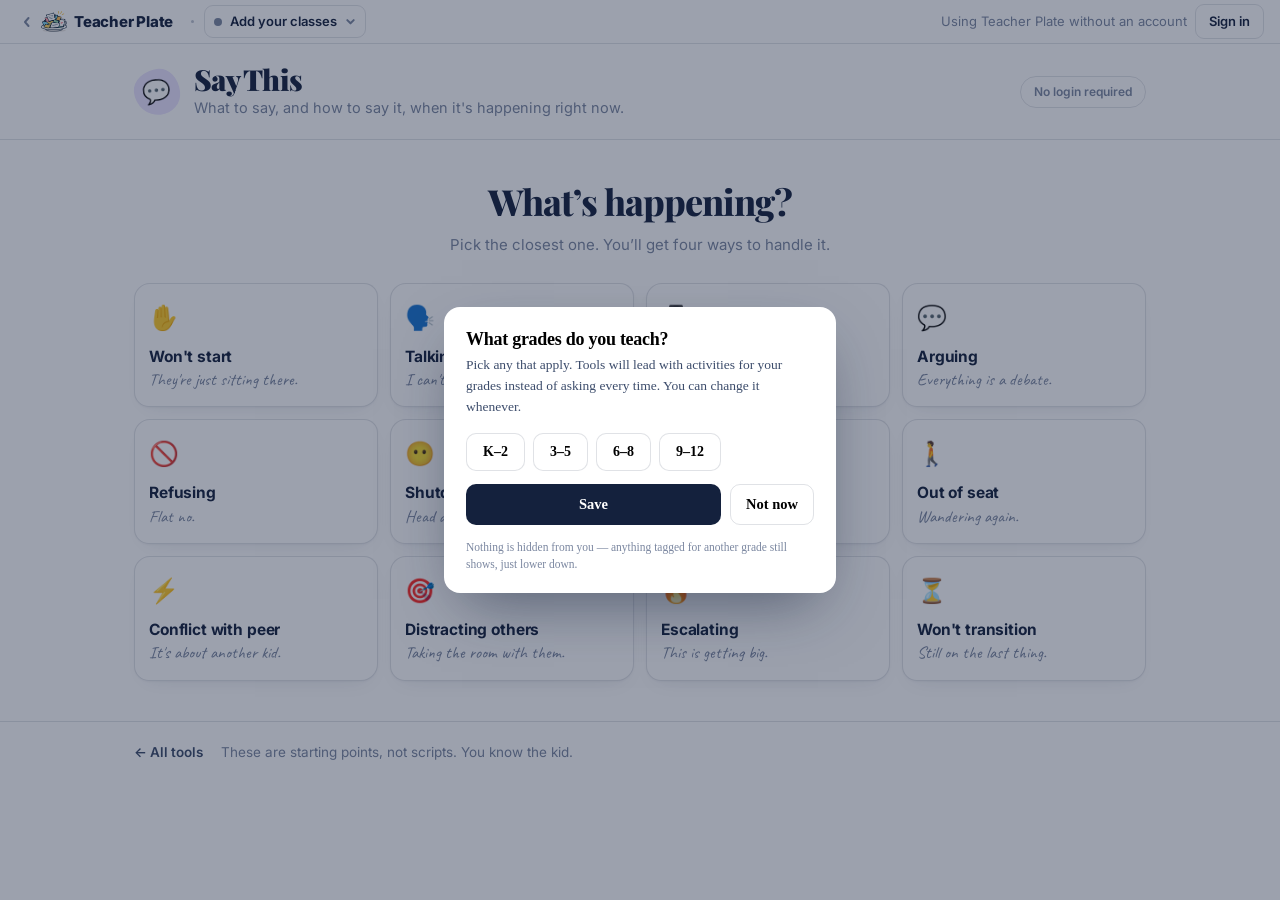
<file: say-this/index.html>
<!DOCTYPE html>
<html lang="en">
<head>
<meta charset="utf-8">
<meta name="viewport" content="width=device-width, initial-scale=1">
<title>Say This — what to say in the moment | Teacher Plate</title>
<meta name="description" content="What to say (and how to say it) when a student pushes back. Four ways to handle any moment: low-key, supportive, firm, and a private follow-up. Free, no account.">
<link rel="preconnect" href="https://fonts.googleapis.com">
<link rel="preconnect" href="https://fonts.gstatic.com" crossorigin>
<link href="https://fonts.googleapis.com/css2?family=Playfair+Display:wght@700;800;900&family=Caveat:wght@600;700&family=Inter:wght@400;500;600;700&display=swap" rel="stylesheet">
<link rel="icon" href="data:image/svg+xml,<svg xmlns='http://www.w3.org/2000/svg' viewBox='0 0 100 100'><text y='.9em' font-size='90'>💬</text></svg>">
<link rel="stylesheet" href="/css/tokens.css">
<link rel="stylesheet" href="css/styles.css?v=8">
<script src="/core/config.js?v=5"></script>
<script src="/core/bar.js?v=13" data-hub="/app.html"></script>
</head>
<body>

<header class="tool-head">
  <div class="wrap">
    <div class="badge">💬</div>
    <div>
      <h1>Say This</h1>
      <p>What to say, and how to say it, when it's happening right now.</p>
    </div>
    <span class="no-acct" title="Nothing here needs an account. Nothing is sent anywhere.">No login required</span>
  </div>
</header>

<main id="view" class="wrap"></main>

<footer class="tool-foot">
  <div class="wrap">
    <a href="/tools.html">← All tools</a>
    <span>These are starting points, not scripts. You know the kid.</span>
  </div>
</footer>

<div class="toast" id="toast" hidden></div>

<script src="js/lines.data.js?v=3"></script>
<script src="js/app.js?v=3"></script>
</body>
</html>
</file>
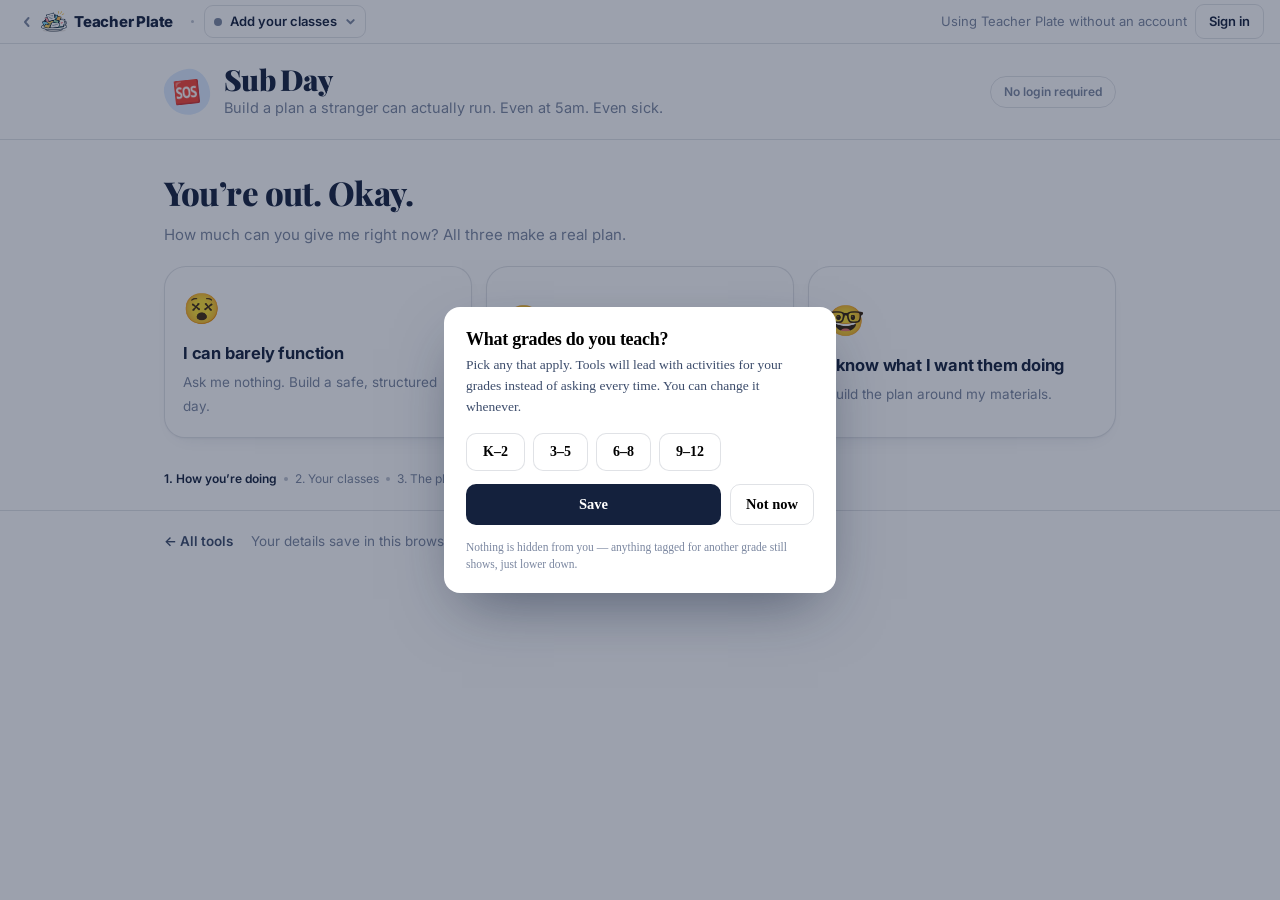
<file: sub-day/index.html>
<!DOCTYPE html>
<html lang="en">
<head>
<meta charset="utf-8">
<meta name="viewport" content="width=device-width, initial-scale=1">
<title>Sub Day — a sub plan that actually works | Teacher Plate</title>
<meta name="description" content="Build a sub plan in minutes, even when you can barely function. Class-by-class directions, student handouts, and everything a sub needs. Free, no account.">
<link rel="preconnect" href="https://fonts.googleapis.com">
<link rel="preconnect" href="https://fonts.gstatic.com" crossorigin>
<link href="https://fonts.googleapis.com/css2?family=Playfair+Display:wght@700;800;900&family=Caveat:wght@600;700&family=Inter:wght@400;500;600;700&display=swap" rel="stylesheet">
<link rel="icon" href="data:image/svg+xml,<svg xmlns='http://www.w3.org/2000/svg' viewBox='0 0 100 100'><text y='.9em' font-size='90'>🆘</text></svg>">
<link rel="stylesheet" href="/css/tokens.css">
<link rel="stylesheet" href="css/styles.css?v=8">
<script src="/core/config.js?v=5"></script>
<script src="/core/bar.js?v=13" data-hub="/app.html"></script>
</head>
<body>

<header class="tool-head no-print">
  <div class="wrap">
    <div class="badge">🆘</div>
    <div>
      <h1>Sub Day</h1>
      <p>Build a plan a stranger can actually run. Even at 5am. Even sick.</p>
    </div>
    <span class="no-acct">No login required</span>
  </div>
</header>

<main id="view" class="wrap"></main>

<footer class="tool-foot no-print">
  <div class="wrap">
    <a href="/tools.html">← All tools</a>
    <span>Your details save in this browser, so next time is faster.</span>
  </div>
</footer>

<div class="toast no-print" id="toast" hidden></div>

<script src="js/plans.data.js?v=3"></script>
<script src="js/app.js?v=3"></script>
</body>
</html>
</file>
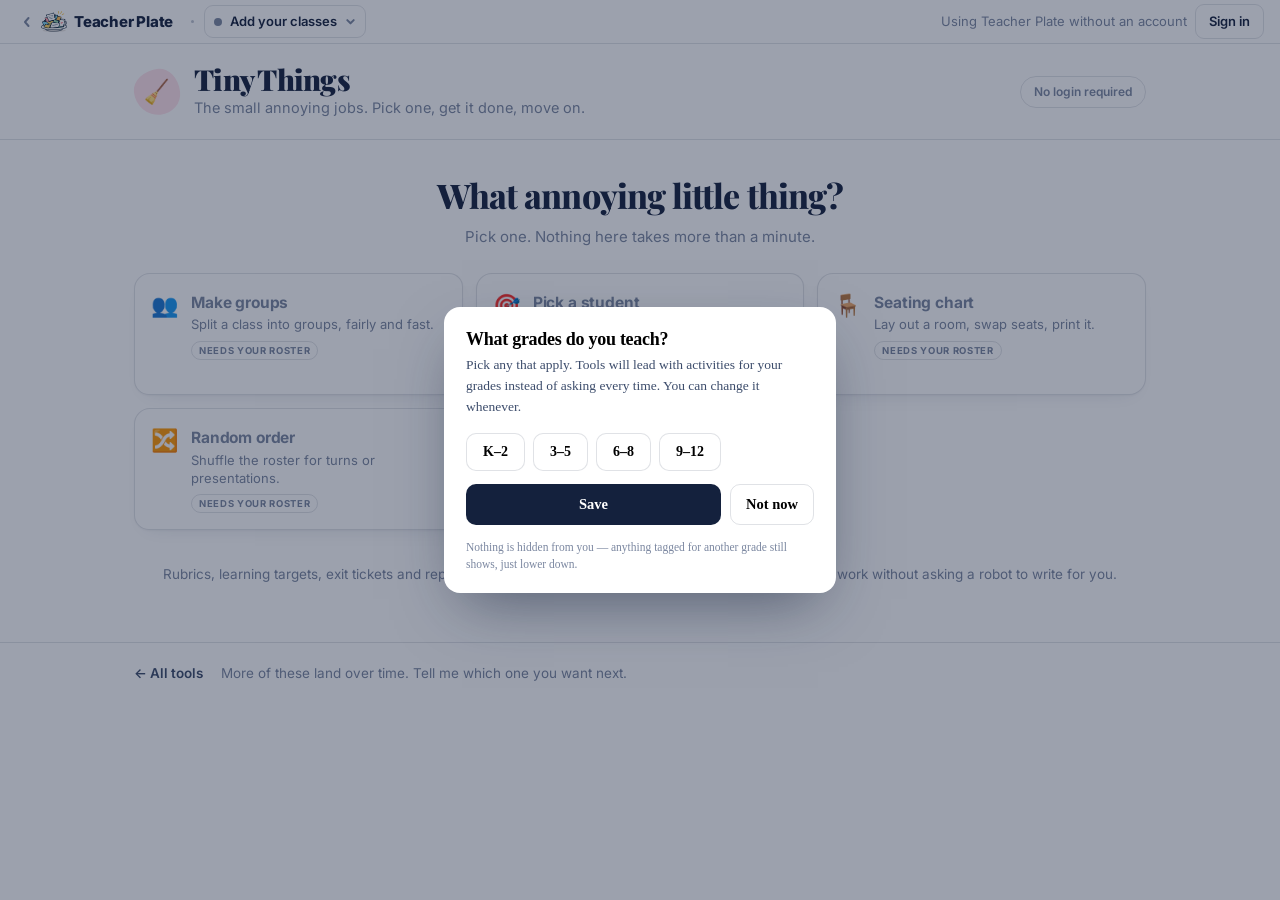
<file: tiny-things/index.html>
<!DOCTYPE html>
<html lang="en">
<head>
<meta charset="utf-8">
<meta name="viewport" content="width=device-width, initial-scale=1">
<title>Tiny Things — the little jobs, done | Teacher Plate</title>
<meta name="description" content="Make groups, pick a student fairly, build a seating chart, print a checklist. The small annoying jobs that eat your day. Free, no account.">
<link rel="preconnect" href="https://fonts.googleapis.com">
<link rel="preconnect" href="https://fonts.gstatic.com" crossorigin>
<link href="https://fonts.googleapis.com/css2?family=Playfair+Display:wght@700;800;900&family=Caveat:wght@600;700&family=Inter:wght@400;500;600;700&display=swap" rel="stylesheet">
<link rel="icon" href="data:image/svg+xml,<svg xmlns='http://www.w3.org/2000/svg' viewBox='0 0 100 100'><text y='.9em' font-size='90'>🧹</text></svg>">
<link rel="stylesheet" href="/css/tokens.css">
<link rel="stylesheet" href="css/styles.css?v=8">
<script src="/core/config.js?v=5"></script>
<script src="/core/bar.js?v=13" data-hub="/app.html"></script>
</head>
<body>

<header class="tool-head no-print">
  <div class="wrap">
    <div class="badge">🧹</div>
    <div>
      <h1>Tiny Things</h1>
      <p>The small annoying jobs. Pick one, get it done, move on.</p>
    </div>
    <span class="no-acct">No login required</span>
  </div>
</header>

<main id="view" class="wrap"></main>

<footer class="tool-foot no-print">
  <div class="wrap">
    <a href="/tools.html">← All tools</a>
    <span>More of these land over time. Tell me which one you want next.</span>
  </div>
</footer>

<div class="toast no-print" id="toast" hidden></div>
<script src="js/app.js?v=3"></script>
</body>
</html>
</file>
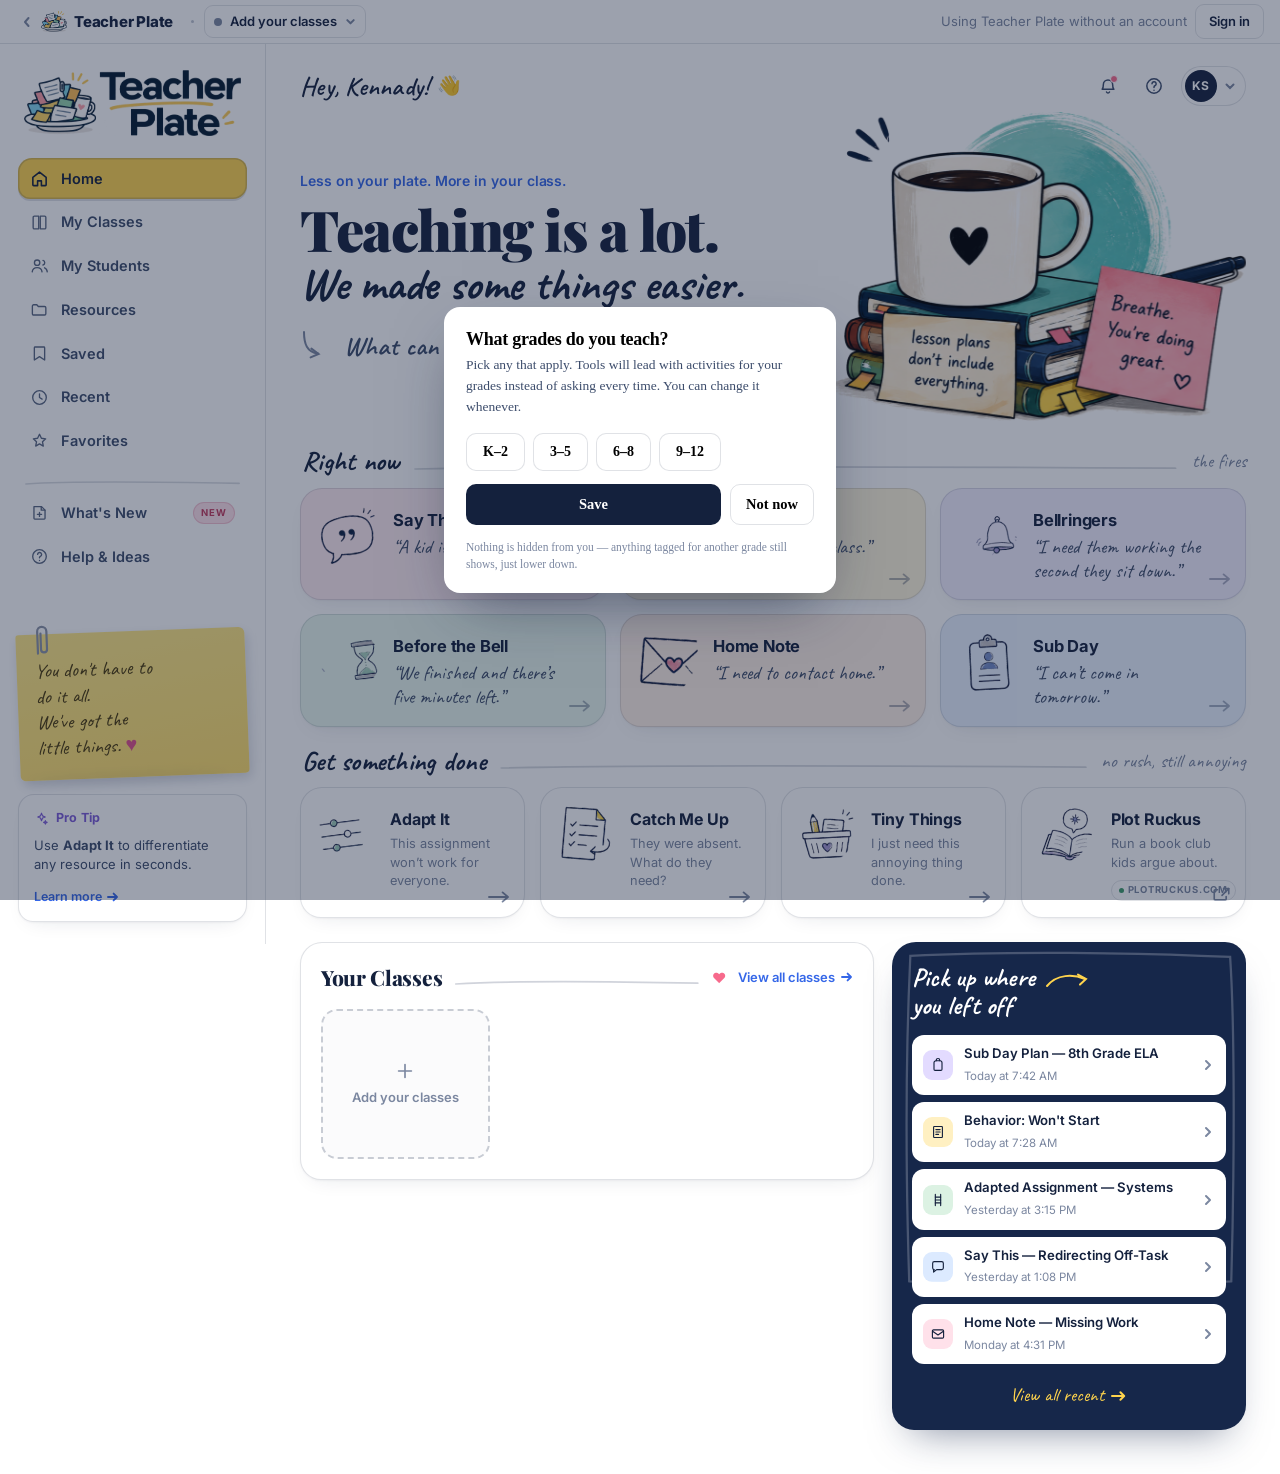
<file: app.html>
<!DOCTYPE html>
<html lang="en">
<head>
<meta charset="utf-8">
<meta name="viewport" content="width=device-width, initial-scale=1">
<title>Teacher Plate — What can we take off your plate today?</title>
<meta name="description" content="Teacher Plate is the hub for the little teacher tools that give you your time back.">
<link rel="preconnect" href="https://fonts.googleapis.com">
<link rel="preconnect" href="https://fonts.gstatic.com" crossorigin>
<link href="https://fonts.googleapis.com/css2?family=Playfair+Display:wght@700;800;900&family=Caveat:wght@500;600;700&family=Inter:wght@400;500;600;700&display=swap" rel="stylesheet">
<link rel="icon" href="data:image/svg+xml,<svg xmlns='http://www.w3.org/2000/svg' viewBox='0 0 100 100'><text y='.9em' font-size='90'>🍽️</text></svg>">
<link rel="stylesheet" href="css/tokens.css">
<style>
*{box-sizing:border-box}
html,body{margin:0;padding:0}
body{
  font-family:Inter,-apple-system,BlinkMacSystemFont,"Segoe UI",sans-serif;
  background:var(--cream);
  color:var(--ink);
  -webkit-font-smoothing:antialiased;
  font-size:15px;
  line-height:1.5;
}
a{color:inherit;text-decoration:none}
button{font:inherit;color:inherit;border:0;background:none;cursor:pointer}
.serif{font-family:"Playfair Display",Georgia,serif}
.hand{font-family:Caveat,"Bradley Hand",cursive}

/* ─────────────────────────── SHELL ─────────────────────────── */
.shell{display:grid;grid-template-columns:266px minmax(0,1fr);min-height:100vh}

/* ─────────────────────────── SIDEBAR ─────────────────────────── */
.side{
  position:sticky;top:0;height:100vh;overflow-y:auto;
  background:#FFFFFF;
  border-right:1.5px solid var(--line);
  padding:26px 18px 22px;
  display:flex;flex-direction:column;gap:22px;
}
.logo{display:block;padding:0 6px}
.logo img{display:block;width:100%;height:auto}
.logo-word{font-family:"Playfair Display",serif;font-weight:900;font-size:34px;letter-spacing:-.02em;color:var(--ink);line-height:1}
.logo-word i{font-style:normal;color:var(--pink)}
.logo-mark{position:absolute;left:6px;top:26px;width:172px;height:18px;overflow:visible}
.logo-spark{position:absolute;left:150px;top:-2px;width:34px;height:34px}

.nav{display:flex;flex-direction:column;gap:2px}
.nav a{
  display:flex;align-items:center;gap:12px;
  padding:10px 12px;border-radius:12px;
  font-weight:600;font-size:14.5px;color:var(--ink-2);
  transition:background .16s ease,color .16s ease,transform .16s ease;
}
.nav a svg{width:19px;height:19px;flex:none;stroke:currentColor;stroke-width:1.7;fill:none;stroke-linecap:round;stroke-linejoin:round;opacity:.85}
.nav a:hover{background:rgba(22,39,74,.05);color:var(--ink);transform:translateX(2px)}
.nav a.on{
  background:var(--yellow);color:var(--ink);
  box-shadow:0 2px 0 rgba(22,39,74,.14), inset 0 0 0 1.5px rgba(22,39,74,.18);
  border-radius:14px 12px 14px 12px;
}
.nav a.on svg{opacity:1;stroke-width:2}
.nav-rule{height:14px;margin:8px 4px 4px}
.badge-new{
  margin-left:auto;font-family:Inter;font-size:9.5px;font-weight:700;letter-spacing:.09em;
  background:var(--pink-soft);color:#C23A5E;padding:3px 7px;border-radius:999px;
  border:1px solid rgba(194,58,94,.2);
}
.side-foot{margin-top:auto;display:flex;flex-direction:column;gap:16px;padding-top:8px}

/* sticky note */
.note{
  position:relative;background:linear-gradient(170deg,#FFE886,#FFDE6A);
  padding:24px 18px 20px;transform:rotate(-2.2deg);
  box-shadow:2px 5px 12px rgba(22,39,74,.16);
  border-radius:3px 6px 4px 5px;
}
.note::after{
  content:"";position:absolute;inset:auto 0 -6px 6px;height:12px;width:88%;
  background:rgba(22,39,74,.05);filter:blur(5px);border-radius:50%;
}
.note p{margin:0;font-family:Caveat,cursive;font-size:20px;line-height:1.28;color:#4A3A0C}
.clip{position:absolute;top:-11px;left:14px;width:22px;height:34px}

.tip{
  background:var(--paper);border:1.5px solid var(--line);border-radius:16px 14px 17px 15px;
  padding:14px 15px;box-shadow:var(--shadow);
}
.tip-head{display:flex;align-items:center;gap:7px;font-size:12.5px;font-weight:700;color:var(--purple);letter-spacing:.01em}
.tip-head svg{width:15px;height:15px;stroke:currentColor;fill:none;stroke-width:1.8;stroke-linecap:round;stroke-linejoin:round}
.tip p{margin:8px 0 10px;font-size:13px;line-height:1.5;color:var(--ink-2)}
.tip a{font-size:12.5px;font-weight:600;color:var(--blue);display:inline-flex;align-items:center;gap:5px}
.tip a:hover{gap:8px}

/* ─────────────────────────── MAIN ─────────────────────────── */
.main{padding:22px 34px 44px;max-width:1420px}
.topbar{display:flex;align-items:center;gap:16px;margin-bottom:6px}
.greet{font-family:Caveat,cursive;font-size:26px;font-weight:600;letter-spacing:.01em;color:var(--ink);display:flex;align-items:center;gap:9px}
.greet span{font-size:19px}
.top-right{margin-left:auto;display:flex;align-items:center;gap:8px}
.icon-btn{
  width:38px;height:38px;border-radius:50%;display:grid;place-items:center;position:relative;
  border:1.5px solid transparent;transition:background .16s,border-color .16s;
}
.icon-btn svg{width:20px;height:20px;stroke:var(--ink-2);fill:none;stroke-width:1.8;stroke-linecap:round;stroke-linejoin:round}
.icon-btn:hover{background:#fff;border-color:var(--line)}
.dot{position:absolute;top:7px;right:8px;width:8px;height:8px;border-radius:50%;background:var(--pink);border:1.6px solid #fff}
.avatar{
  display:flex;align-items:center;gap:6px;padding:3px 8px 3px 3px;border-radius:999px;
  border:1.5px solid var(--line);background:#fff;
}
.avatar b{
  width:32px;height:32px;border-radius:50%;display:grid;place-items:center;
  background:var(--ink);color:#fff;font-size:12px;font-weight:700;letter-spacing:.03em;
}
.avatar svg{width:14px;height:14px;stroke:var(--ink-3);fill:none;stroke-width:2;stroke-linecap:round}

/* ─────────────────────────── HERO ─────────────────────────── */
.hero{display:grid;grid-template-columns:minmax(0,1fr) 420px;gap:20px;align-items:center;margin:4px 0 26px}
.hero-copy{padding-top:4px}
.h-line1{
  font-family:"Playfair Display",serif;font-weight:900;
  font-size:clamp(38px,4.4vw,58px);line-height:1.02;letter-spacing:-.025em;margin:0;
}
.h-line2{
  font-family:Caveat,cursive;font-weight:700;color:var(--ink);
  font-size:clamp(32px,3.6vw,46px);line-height:1.06;margin:2px 0 0;position:relative;display:inline-block;
}
.h-line2 u{text-decoration:none;position:relative}
.h-line2 u svg{position:absolute;left:-4px;bottom:-9px;width:calc(100% + 10px);height:12px;overflow:visible}
.h-ask{
  display:flex;align-items:flex-start;gap:10px;margin:18px 0 0;
  font-family:Caveat,cursive;font-size:27px;font-weight:600;color:var(--ink-2);
}
.h-ask svg.arr{width:34px;height:30px;flex:none;margin-top:4px;stroke:var(--ink-3);fill:none;stroke-width:2;stroke-linecap:round}
.h-ask em{font-style:normal;position:relative;color:var(--ink)}
.h-ask em::after{content:"";position:absolute;left:0;right:0;bottom:1px;height:2px;background:var(--blue);border-radius:2px}
.hero-art{position:relative}
.hero-art img{display:block;width:100%;height:auto;max-width:440px;margin-left:auto}


/* ─────────────────────────── TOOL GRID ─────────────────────────── */
.tools{display:grid;grid-template-columns:repeat(4,minmax(0,1fr));gap:15px;margin-bottom:24px}
.tool{
  position:relative;background:var(--paper);border:1.5px solid var(--line);
  border-radius:var(--r-organic);padding:17px 17px 16px;
  box-shadow:var(--shadow);display:flex;gap:14px;align-items:flex-start;
  transition:transform .18s cubic-bezier(.2,.7,.3,1),box-shadow .18s,border-color .18s;
  min-height:118px;
}
.tool:hover{transform:translateY(-3px);box-shadow:var(--shadow-lift);border-color:rgba(247,106,140,.5)}
.blob{
  flex:none;width:50px;height:50px;display:grid;place-items:center;
  border-radius:58% 42% 47% 53% / 45% 55% 45% 55%;transform:rotate(-6deg);
}
.blob svg{width:25px;height:25px;stroke:var(--ink);fill:none;stroke-width:1.7;stroke-linecap:round;stroke-linejoin:round;transform:rotate(6deg)}
.tool h3{margin:2px 0 4px;font-size:16px;font-weight:700;letter-spacing:-.01em}
.tool p{margin:0;font-size:12.8px;line-height:1.45;color:var(--ink-3);max-width:19ch}
.tool .go{
  position:absolute;right:14px;bottom:12px;width:22px;height:16px;
  stroke:var(--ink-3);fill:none;stroke-width:1.9;stroke-linecap:round;stroke-linejoin:round;
  transition:transform .18s,stroke .18s;
}
.tool:hover .go{transform:translateX(4px);stroke:var(--pink)}
.tool .go.ext{width:19px;height:19px;bottom:14px}
.tool:hover .go.ext{transform:translate(3px,-3px)}
.b-lilac{background:var(--lilac)} .b-sky{background:var(--blue-soft)}
.b-mint{background:var(--mint)}  .b-butter{background:var(--yellow-soft)}
.b-peach{background:var(--peach)}.b-yellow{background:#FFE07A}
.b-blush{background:var(--pink-soft)}.b-lilac2{background:#E3DBFF}

/* ─────────────────────────── BOTTOM ─────────────────────────── */
.bottom{display:grid;grid-template-columns:minmax(0,1.62fr) minmax(0,1fr);gap:18px;align-items:start}
.panel{
  background:var(--paper);border:1.5px solid var(--line);border-radius:22px 20px 23px 21px;
  padding:19px 20px 20px;box-shadow:var(--shadow);
}
.panel-head{display:flex;align-items:center;gap:12px;margin-bottom:16px}
.panel-head h2{font-family:"Playfair Display",serif;font-weight:800;font-size:21px;margin:0;letter-spacing:-.015em}
.panel-rule{flex:1;height:10px;min-width:24px}
.panel-rule svg{width:100%;height:10px;overflow:visible}
.heart{color:var(--pink);font-size:14px}
.link{display:inline-flex;align-items:center;gap:6px;font-size:13px;font-weight:600;color:var(--blue);white-space:nowrap}
.link:hover{gap:9px}

.classes{display:grid;grid-template-columns:repeat(3,minmax(0,1fr));gap:13px}
.class{
  position:relative;border:1.5px solid var(--line);border-radius:16px 14px 17px 15px;
  overflow:hidden;padding:14px 14px 12px;transition:transform .16s,box-shadow .16s;
}
.class:hover{transform:translateY(-2px);box-shadow:var(--shadow-lift)}
.class .bar{position:absolute;top:0;left:0;right:0;height:4px}
.class .ico{width:32px;height:32px;border-radius:10px;display:grid;place-items:center;background:rgba(255,255,255,.75);margin-bottom:9px}
.class .ico svg{width:17px;height:17px;stroke:var(--ink);fill:none;stroke-width:1.7;stroke-linecap:round;stroke-linejoin:round}
.class .per{font-size:11px;font-weight:600;color:var(--ink-3);letter-spacing:.02em}
.class h4{margin:1px 0 8px;font-size:15.5px;font-weight:700;letter-spacing:-.01em}
.class .cnt{display:flex;align-items:center;gap:6px;font-size:12.3px;color:var(--ink-2)}
.class .cnt svg{width:13px;height:13px;stroke:currentColor;fill:none;stroke-width:1.8;stroke-linecap:round;stroke-linejoin:round}
.class .open{margin-top:11px;padding-top:10px;border-top:1px dashed rgba(22,39,74,.16);font-size:12.5px;font-weight:600;color:var(--ink);display:flex;align-items:center;gap:6px}
.class:hover .open{gap:9px;color:var(--blue)}
.c-mint{background:#EAF7EE} .c-peach{background:#FFF0E6} .c-lilac{background:#F1ECFF} .c-sky{background:#E9F1FF}
.add{
  border:2px dashed rgba(22,39,74,.22);border-radius:16px;background:rgba(22,39,74,.015);
  display:flex;flex-direction:column;align-items:center;justify-content:center;gap:6px;
  min-height:150px;color:var(--ink-3);font-weight:600;font-size:13px;transition:.16s;
}
.add svg{width:22px;height:22px;stroke:currentColor;fill:none;stroke-width:1.8;stroke-linecap:round}
.add:hover{border-color:var(--pink);color:var(--pink);background:rgba(247,106,140,.05)}

/* navy recent card */
.recent{
  position:relative;background:#16274A;border-radius:24px 21px 25px 22px;
  padding:22px 20px 16px;box-shadow:0 20px 40px -20px rgba(22,39,74,.55);color:#fff;
}
.recent .frame{position:absolute;inset:7px;pointer-events:none;overflow:visible}
.recent-head{display:flex;align-items:flex-start;gap:10px;margin-bottom:14px}
.recent-head h2{font-family:Caveat,cursive;font-weight:700;font-size:26px;line-height:1.1;margin:0;letter-spacing:.01em}
.recent-head .swoop{width:44px;height:22px;stroke:var(--yellow);fill:none;stroke-width:2;stroke-linecap:round;margin-top:6px}
.rlist{display:flex;flex-direction:column;gap:7px}
.ritem{
  display:flex;align-items:center;gap:11px;background:#FFFFFF;color:var(--ink);
  border-radius:12px;padding:9px 11px;transition:transform .16s,background .16s;
}
.ritem:hover{transform:translateX(3px);background:#fff}
.ritem .rico{width:30px;height:30px;flex:none;border-radius:9px;display:grid;place-items:center}
.ritem .rico svg{width:16px;height:16px;stroke:var(--ink);fill:none;stroke-width:1.7;stroke-linecap:round;stroke-linejoin:round}
.ritem .rtxt{min-width:0}
.ritem .rtxt b{display:block;font-size:13.2px;font-weight:600;white-space:nowrap;overflow:hidden;text-overflow:ellipsis}
.ritem .rtxt span{font-size:11.5px;color:var(--ink-3)}
.ritem .chev{margin-left:auto;width:14px;height:14px;stroke:var(--ink-3);fill:none;stroke-width:2;stroke-linecap:round;stroke-linejoin:round;flex:none}
.recent .link-all{
  display:flex;align-items:center;justify-content:center;gap:7px;margin-top:13px;padding:4px;
  font-family:Caveat,cursive;font-size:19px;color:var(--yellow);
}
.recent .link-all:hover{gap:11px}


/* ── hero eyebrow ── */
.eyebrow{font-size:14px;font-weight:600;color:var(--blue);margin:0 0 9px;letter-spacing:-.005em}

/* ── group headers ── */
.group{margin-bottom:20px}
.group-head{display:flex;align-items:center;gap:12px;margin:0 0 12px;padding-left:2px}
.group-head h2{font-family:Caveat,cursive;font-weight:700;font-size:27px;margin:0;letter-spacing:.01em;line-height:1}
.group-head .group-rule{flex:1;height:10px;min-width:20px}
.group-head .group-rule svg{width:100%;height:10px;overflow:visible}
.group-note{font-family:Caveat,cursive;font-size:19px;color:var(--ink-3);white-space:nowrap}

/* ── "right now" panic buttons ── */
.now-grid{display:grid;grid-template-columns:repeat(3,minmax(0,1fr));gap:14px}
.now{
  position:relative;border:1.5px solid var(--line);border-radius:var(--r-organic);
  padding:16px 17px 15px;display:flex;gap:13px;align-items:flex-start;box-shadow:var(--shadow);
  transition:transform .18s cubic-bezier(.2,.7,.3,1),box-shadow .18s,border-color .18s;
}
.now:hover{transform:translateY(-3px);box-shadow:var(--shadow-lift);border-color:rgba(247,106,140,.55)}
.now .blob{background:rgba(255,255,255,.82);box-shadow:0 1px 2px rgba(22,39,74,.06)}
.now h3{margin:3px 0 2px;font-size:16.5px;font-weight:700;letter-spacing:-.012em}
.now p{margin:0 0 1px;font-family:Caveat,cursive;font-size:19.5px;line-height:1.25;color:#3F4E6B;max-width:20ch}
.now .go.ext{width:19px;height:19px;bottom:13px}
.now:hover .go.ext{transform:translate(3px,-3px)}
.now .go{position:absolute;right:14px;bottom:12px;width:22px;height:16px;stroke:rgba(22,39,74,.35);fill:none;stroke-width:1.9;stroke-linecap:round;stroke-linejoin:round;transition:transform .18s,stroke .18s}
.now:hover .go{transform:translateX(4px);stroke:var(--pink)}
.n-blush{background:#FFEDF2}.n-yellow{background:#FFF6DC}.n-lilac{background:#F3EFFF}
.n-sky{background:#E9F2FF}.n-mint{background:#E9F7EE}.n-peach{background:#FFF1E7}

/* connected-site chip */
.chip{
  display:inline-flex;align-items:center;gap:4px;margin-top:8px;
  font-size:9.5px;font-weight:700;letter-spacing:.075em;text-transform:uppercase;color:var(--ink-3);
  border:1px solid var(--line);border-radius:999px;padding:2px 7px;
}
.chip i{width:5px;height:5px;border-radius:50%;background:var(--green);display:block}

/* class card unit line */
.class .unit{font-family:Caveat,cursive;font-size:16px;line-height:1.15;color:#4A5B7A;margin:0 0 7px}

@media (max-width:1240px){
  .hero{grid-template-columns:minmax(0,1fr) 330px}
  .tools{grid-template-columns:repeat(2,minmax(0,1fr))}
  .now-grid{grid-template-columns:repeat(2,minmax(0,1fr))}
  .bottom{grid-template-columns:1fr}
  .classes{grid-template-columns:repeat(2,minmax(0,1fr))}
}
@media (max-width:920px){
  .shell{grid-template-columns:1fr}
  .side{position:static;height:auto}
  .hero{grid-template-columns:1fr}.hero-art{display:none}
}

.ticon{width:58px;height:58px;flex:none;display:block;object-fit:contain}
.now .ticon{width:62px;height:62px}
/* D — free-standing, hand-placed tilt. No container: the drawings carry
   themselves, and the alternating angle matches the taped notes and rotated
   blobs elsewhere. Straightens on hover, which also signals the card is live. */
.ticon{transition:transform .18s cubic-bezier(.2,.7,.3,1)}
.now:nth-child(3n+1) .ticon,.tool:nth-child(4n+1) .ticon{transform:rotate(-7deg)}
.now:nth-child(3n+2) .ticon,.tool:nth-child(4n+2) .ticon{transform:rotate(5deg)}
.now:nth-child(3n)   .ticon,.tool:nth-child(4n+3) .ticon{transform:rotate(-3deg)}
.tool:nth-child(4n)  .ticon{transform:rotate(6deg)}
.now:hover .ticon,.tool:hover .ticon,a.card:hover .ticon{transform:rotate(0)}

</style>
</head>
<body>
<div class="shell">

<!-- ══════════════════ SIDEBAR ══════════════════ -->
<aside class="side">
  <a class="logo" href="index.html" aria-label="Teacher Plate home"><img src="img/teacher-plate-lockup.png" alt="Teacher Plate" width="1166" height="352"></a>

  <nav class="nav">
    <a class="on" href="#">
      <svg viewBox="0 0 24 24"><path d="M3.6 10.7 12 4l8.4 6.7V20a1 1 0 0 1-1 1h-5v-6h-4.8v6h-5a1 1 0 0 1-1-1z"/></svg>
      Home
    </a>
    <a href="/classes/">
      <svg viewBox="0 0 24 24"><path d="M4 5.5A1.5 1.5 0 0 1 5.5 4H11v16H5.5A1.5 1.5 0 0 1 4 18.5z"/><path d="M20 5.5A1.5 1.5 0 0 0 18.5 4H13v16h5.5A1.5 1.5 0 0 0 20 18.5z"/></svg>
      My Classes
    </a>
    <a href="#">
      <svg viewBox="0 0 24 24"><circle cx="9" cy="8.5" r="3.4"/><path d="M2.8 20c.4-3.4 3.1-5.4 6.2-5.4s5.8 2 6.2 5.4"/><path d="M16.4 5.6a3 3 0 0 1 0 5.8M18.4 14.9c2 .7 3.2 2.5 3.4 5.1"/></svg>
      My Students
    </a>
    <a href="#">
      <svg viewBox="0 0 24 24"><path d="M3 7.6c0-.9.7-1.6 1.6-1.6h4l1.9 2.2h7.9c.9 0 1.6.7 1.6 1.6v7.6c0 .9-.7 1.6-1.6 1.6H4.6c-.9 0-1.6-.7-1.6-1.6z"/></svg>
      Resources
    </a>
    <a href="#">
      <svg viewBox="0 0 24 24"><path d="M6.5 3.8h11a1 1 0 0 1 1 1v15.4l-6.5-4.3-6.5 4.3V4.8a1 1 0 0 1 1-1z"/></svg>
      Saved
    </a>
    <a href="#">
      <svg viewBox="0 0 24 24"><circle cx="12" cy="12" r="8.6"/><path d="M12 7.4V12l3.3 2"/></svg>
      Recent
    </a>
    <a href="#">
      <svg viewBox="0 0 24 24"><path d="M12 4.2l2.4 5 5.4.7-4 3.7 1 5.4-4.8-2.7-4.8 2.7 1-5.4-4-3.7 5.4-.7z"/></svg>
      Favorites
    </a>

    <div class="nav-rule">
      <svg viewBox="0 0 230 10" fill="none" style="width:100%;height:10px"><path d="M4 6C48 3 130 3.6 226 5.4" stroke="rgba(22,39,74,.17)" stroke-width="1.6" stroke-linecap="round"/></svg>
    </div>

    <a href="#">
      <svg viewBox="0 0 24 24"><path d="M5 4.6h9.6L19 9v10.4a1 1 0 0 1-1 1H6a1 1 0 0 1-1-1z"/><path d="M14.2 4.8V9H18.8"/><path d="M9.4 14.4h5.2M12 11.9v5"/></svg>
      What's New <span class="badge-new">NEW</span>
    </a>
    <a href="#">
      <svg viewBox="0 0 24 24"><circle cx="12" cy="12" r="8.6"/><path d="M9.6 9.4a2.5 2.5 0 1 1 3.5 2.3c-.7.3-1.1.9-1.1 1.7v.3"/><path d="M12 17.1h.01"/></svg>
      Help &amp; Ideas
    </a>
  </nav>

  <div class="side-foot">
    <div class="note">
      <svg class="clip" viewBox="0 0 22 34" fill="none" stroke="#8C93A6" stroke-width="2.2" stroke-linecap="round">
        <path d="M8 30V8a4.6 4.6 0 0 1 9.2 0v18a3 3 0 0 1-6 0V10"/>
      </svg>
      <p>You don't have to<br>do it all.<br>We've got the<br>little things. <span style="color:#E0508A">♥</span></p>
    </div>

    <div class="tip">
      <div class="tip-head">
        <svg viewBox="0 0 24 24"><path d="M12 3.5l1.7 4.3 4.3 1.7-4.3 1.7L12 15.5l-1.7-4.3L6 9.5l4.3-1.7z"/><path d="M18.2 15.4l.8 2 2 .8-2 .8-.8 2-.8-2-2-.8 2-.8z"/></svg>
        Pro Tip
      </div>
      <p>Use <strong>Adapt It</strong> to differentiate any resource in seconds.</p>
      <a href="#">Learn more
        <svg width="12" height="10" viewBox="0 0 12 10" fill="none" stroke="currentColor" stroke-width="1.9" stroke-linecap="round" stroke-linejoin="round"><path d="M1 5h9M6.6 1.6 10 5l-3.4 3.4"/></svg>
      </a>
    </div>
  </div>
</aside>

<!-- ══════════════════ MAIN ══════════════════ -->
<main class="main">

  <div class="topbar">
    <div class="greet">Hey, Kennady! <span>👋</span></div>
    <div class="top-right">
      <button class="icon-btn" aria-label="Notifications">
        <svg viewBox="0 0 24 24"><path d="M6.4 10.4a5.6 5.6 0 0 1 11.2 0c0 4 1.4 5.6 1.4 5.6H5s1.4-1.6 1.4-5.6z"/><path d="M10.2 19.2a2 2 0 0 0 3.6 0"/></svg>
        <span class="dot"></span>
      </button>
      <button class="icon-btn" aria-label="Help">
        <svg viewBox="0 0 24 24"><circle cx="12" cy="12" r="8.6"/><path d="M9.6 9.4a2.5 2.5 0 1 1 3.5 2.3c-.7.3-1.1.9-1.1 1.7v.3"/><path d="M12 17.1h.01"/></svg>
      </button>
      <button class="avatar"><b>KS</b>
        <svg viewBox="0 0 14 14"><path d="M3.5 5.5 7 9l3.5-3.5"/></svg>
      </button>
    </div>
  </div>

  <!-- HERO -->
  <section class="hero">
    <div class="hero-copy">
      <p class="eyebrow">Less on your plate. More in your class.</p>
      <h1 class="h-line1">Teaching is a lot.</h1>
      <div class="h-line2">We made some <u>things easier.<svg viewBox="0 0 200 12" preserveAspectRatio="none" fill="none"><path d="M2 8.4C46 3.2 132 2.6 198 6.6" stroke="#FFD44D" stroke-width="5.5" stroke-linecap="round"/></svg></u></div>
      <p class="h-ask">
        <svg class="arr" viewBox="0 0 34 30"><path d="M4 2c0 12 3 20 14 21.6"/><path d="M11.4 18.6 18.6 24l-8 3.4"/></svg>
        What can we take <em>off</em> your plate today?
      </p>
    </div>

    <div class="hero-art">
      <img src="img/hero-plate.png" width="880" height="648"
           alt="A coffee mug on a stack of books, with sticky notes reading &quot;lesson plans don&rsquo;t include everything&quot; and &quot;Breathe. You&rsquo;re doing great.&quot;">
    </div>
  </section>

  <!-- TOOLS -->
  <section class="group">
    <div class="group-head">
      <h2>Right now</h2>
      <span class="group-rule"><svg viewBox="0 0 300 10" preserveAspectRatio="none" fill="none"><path d="M2 6C60 3 190 3.4 298 5.2" stroke="rgba(22,39,74,.18)" stroke-width="1.7" stroke-linecap="round"/></svg></span>
      <span class="group-note">the fires</span>
    </div>
    <div class="now-grid">
      <a class="now n-blush" href="/say-this/">
        <img class="ticon" src="/img/art/say-this.png" alt="" width="160" height="160" decoding="async">
        <span><h3>Say This</h3><p>&ldquo;A kid is pushing back.&rdquo;</p></span>
        <svg class="go" viewBox="0 0 22 16"><path d="M1 8h18M14.6 3.4 20 8l-5.4 4.6"/></svg>
      </a>
      <a class="now n-yellow" href="/get-them-back/">
        <img class="ticon" src="/img/art/get-them-back.png" alt="" width="160" height="160" decoding="async">
        <span><h3>Get Them Back</h3><p>&ldquo;I am losing this class.&rdquo;</p></span>
        <svg class="go" viewBox="0 0 22 16"><path d="M1 8h18M14.6 3.4 20 8l-5.4 4.6"/></svg>
      </a>
      <a class="now n-lilac" href="/bellringers/">
        <img class="ticon" src="/img/art/bellringers.png" alt="" width="160" height="160" decoding="async">
        <span><h3>Bellringers</h3><p>&ldquo;I need them working the second they sit down.&rdquo;</p></span>
        <svg class="go" viewBox="0 0 22 16"><path d="M1 8h18M14.6 3.4 20 8l-5.4 4.6"/></svg>
      </a>
      <a class="now n-mint" href="/before-the-bell/">
        <img class="ticon" src="/img/art/before-the-bell.png" alt="" width="160" height="160" decoding="async">
        <span><h3>Before the Bell</h3><p>&ldquo;We finished and there&rsquo;s five minutes left.&rdquo;</p></span>
        <svg class="go" viewBox="0 0 22 16"><path d="M1 8h18M14.6 3.4 20 8l-5.4 4.6"/></svg>
      </a>
      <a class="now n-peach" href="/home-note/">
        <img class="ticon" src="/img/art/home-note.png" alt="" width="160" height="160" decoding="async">
        <span><h3>Home Note</h3><p>&ldquo;I need to contact home.&rdquo;</p></span>
        <svg class="go" viewBox="0 0 22 16"><path d="M1 8h18M14.6 3.4 20 8l-5.4 4.6"/></svg>
      </a>
      <a class="now n-sky" href="/sub-day/">
        <img class="ticon" src="/img/art/sub-day.png" alt="" width="160" height="160" decoding="async">
        <span><h3>Sub Day</h3><p>&ldquo;I can&rsquo;t come in tomorrow.&rdquo;</p></span>
        <svg class="go" viewBox="0 0 22 16"><path d="M1 8h18M14.6 3.4 20 8l-5.4 4.6"/></svg>
      </a>
    </div>
  </section>

  <section class="group">
    <div class="group-head">
      <h2>Get something done</h2>
      <span class="group-rule"><svg viewBox="0 0 300 10" preserveAspectRatio="none" fill="none"><path d="M2 6C60 3 190 3.4 298 5.2" stroke="rgba(22,39,74,.18)" stroke-width="1.7" stroke-linecap="round"/></svg></span>
      <span class="group-note">no rush, still annoying</span>
    </div>
    <div class="tools">
      <a class="tool" href="/adapt-it/">
        <img class="ticon" src="/img/art/adapt-it.png" alt="" width="160" height="160" decoding="async">
        <span><h3>Adapt It</h3><p>This assignment won&rsquo;t work for everyone.</p></span>
        <svg class="go" viewBox="0 0 22 16"><path d="M1 8h18M14.6 3.4 20 8l-5.4 4.6"/></svg>
      </a>
      <a class="tool" href="/catch-me-up/">
        <img class="ticon" src="/img/art/catch-me-up.png" alt="" width="160" height="160" decoding="async">
        <span><h3>Catch Me Up</h3><p>They were absent. What do they need?</p></span>
        <svg class="go" viewBox="0 0 22 16"><path d="M1 8h18M14.6 3.4 20 8l-5.4 4.6"/></svg>
      </a>
      <a class="tool" href="/tiny-things/">
        <img class="ticon" src="/img/art/tiny-things.png" alt="" width="160" height="160" decoding="async">
        <span><h3>Tiny Things</h3><p>I just need this annoying thing done.</p></span>
        <svg class="go" viewBox="0 0 22 16"><path d="M1 8h18M14.6 3.4 20 8l-5.4 4.6"/></svg>
      </a>
      <a class="tool" href="https://plotruckus.com" target="_blank" rel="noopener">
        <img class="ticon" src="/img/art/plot-ruckus.png" alt="" width="160" height="160" decoding="async">
        <span><h3>Plot Ruckus</h3><p>Run a book club kids argue about.</p><span class="chip"><i></i>plotruckus.com</span></span>
        <svg class="go ext" viewBox="0 0 22 16"><path d="M13.4 2.4h6v6"/><path d="M19.4 2.4 11.6 10.2"/><path d="M16.4 11.6v2.8a1 1 0 0 1-1 1H3.6a1 1 0 0 1-1-1V4.6a1 1 0 0 1 1-1h2.8"/></svg>
      </a>
    </div>
  </section>

  <!-- BOTTOM -->
  <section class="bottom">

    <div class="panel">
      <div class="panel-head">
        <h2>Your Classes</h2>
        <span class="panel-rule"><svg viewBox="0 0 300 10" preserveAspectRatio="none" fill="none"><path d="M2 6C60 3 190 3.4 298 5.2" stroke="rgba(22,39,74,.2)" stroke-width="1.7" stroke-linecap="round"/></svg></span>
        <span class="heart">♥</span>
        <a class="link" href="/classes/">View all classes
          <svg width="12" height="10" viewBox="0 0 12 10" fill="none" stroke="currentColor" stroke-width="1.9" stroke-linecap="round" stroke-linejoin="round"><path d="M1 5h9M6.6 1.6 10 5l-3.4 3.4"/></svg>
        </a>
      </div>

      <div class="classes" id="classGrid"></div>
    </div>

    <div class="recent">
      <svg class="frame" viewBox="0 0 300 300" preserveAspectRatio="none" fill="none">
        <path d="M10 6C90 2 210 3 292 7c4 60 4 180 1 286-90 4-200 3-284 0C6 200 6 90 10 6z" stroke="rgba(255,255,255,.22)" stroke-width="2" stroke-linecap="round"/>
      </svg>
      <div class="recent-head">
        <h2>Pick up where<br>you left off</h2>
        <svg class="swoop" viewBox="0 0 44 22"><path d="M2 16C12 4 28 4 40 9"/><path d="M33 4.6 41 9l-6 5.6"/></svg>
      </div>

      <div class="rlist">
        <a class="ritem" href="#">
          <span class="rico" style="background:#E3DBFF"><svg viewBox="0 0 24 24"><path d="M6 8.6a3 3 0 0 1 3-3h6a3 3 0 0 1 3 3v9.8a1.6 1.6 0 0 1-1.6 1.6H7.6A1.6 1.6 0 0 1 6 18.4z"/><path d="M9.4 5.6V4.8a2.6 2.6 0 0 1 5.2 0v.8"/></svg></span>
          <span class="rtxt"><b>Sub Day Plan — 8th Grade ELA</b><span>Today at 7:42 AM</span></span>
          <svg class="chev" viewBox="0 0 14 14"><path d="M5 3l4 4-4 4"/></svg>
        </a>
        <a class="ritem" href="#">
          <span class="rico" style="background:#FFF0C2"><svg viewBox="0 0 24 24"><path d="M6.4 3.8h11.2a1 1 0 0 1 1 1v14.4a1 1 0 0 1-1 1H6.4a1 1 0 0 1-1-1V4.8a1 1 0 0 1 1-1z"/><path d="M8.8 8.4h6.4M8.8 12h6.4M8.8 15.6h4"/></svg></span>
          <span class="rtxt"><b>Behavior: Won't Start</b><span>Today at 7:28 AM</span></span>
          <svg class="chev" viewBox="0 0 14 14"><path d="M5 3l4 4-4 4"/></svg>
        </a>
        <a class="ritem" href="#">
          <span class="rico" style="background:#DCF2E3"><svg viewBox="0 0 24 24"><path d="M8 3.6v16.8M16 3.6v16.8"/><path d="M8 7.6h8M8 12h8M8 16.4h8"/></svg></span>
          <span class="rtxt"><b>Adapted Assignment — Systems</b><span>Yesterday at 3:15 PM</span></span>
          <svg class="chev" viewBox="0 0 14 14"><path d="M5 3l4 4-4 4"/></svg>
        </a>
        <a class="ritem" href="#">
          <span class="rico" style="background:#DCEAFF"><svg viewBox="0 0 24 24"><path d="M4 6.4A2.4 2.4 0 0 1 6.4 4h11.2A2.4 2.4 0 0 1 20 6.4v7.2a2.4 2.4 0 0 1-2.4 2.4H10l-4.6 3.6v-3.6H6.4A2.4 2.4 0 0 1 4 13.6z"/></svg></span>
          <span class="rtxt"><b>Say This — Redirecting Off-Task</b><span>Yesterday at 1:08 PM</span></span>
          <svg class="chev" viewBox="0 0 14 14"><path d="M5 3l4 4-4 4"/></svg>
        </a>
        <a class="ritem" href="#">
          <span class="rico" style="background:#FFE1EA"><svg viewBox="0 0 24 24"><path d="M3.6 7.4a1.6 1.6 0 0 1 1.6-1.6h13.6a1.6 1.6 0 0 1 1.6 1.6v9.2a1.6 1.6 0 0 1-1.6 1.6H5.2a1.6 1.6 0 0 1-1.6-1.6z"/><path d="m3.9 7.9 8.1 5.6 8.1-5.6"/></svg></span>
          <span class="rtxt"><b>Home Note — Missing Work</b><span>Monday at 4:31 PM</span></span>
          <svg class="chev" viewBox="0 0 14 14"><path d="M5 3l4 4-4 4"/></svg>
        </a>
      </div>

      <a class="link-all" href="#">View all recent
        <svg width="16" height="12" viewBox="0 0 16 12" fill="none" stroke="currentColor" stroke-width="2" stroke-linecap="round" stroke-linejoin="round"><path d="M1 6h12M9.4 2.2 13.2 6l-3.8 3.8"/></svg>
      </a>
    </div>

  </section>
</main>
</div>

<script src="/core/config.js?v=5"></script>
<script src="/core/bar.js?v=13" data-hub="/app.html"></script>
<script>
/* The launcher used to hard-code four classes. It now reads the same store the
   bar and every tool read, so it can't show a class the teacher doesn't have. */
(function () {
  var ICON_BOOK = '<svg viewBox="0 0 24 24"><path d="M4 5.5A1.5 1.5 0 0 1 5.5 4H11v16H5.5A1.5 1.5 0 0 1 4 18.5z"/><path d="M20 5.5A1.5 1.5 0 0 0 18.5 4H13v16h5.5A1.5 1.5 0 0 0 20 18.5z"/></svg>';
  var ICON_PPL  = '<svg viewBox="0 0 24 24"><circle cx="9" cy="8.5" r="3.4"/><path d="M2.8 20c.4-3.4 3.1-5.4 6.2-5.4s5.8 2 6.2 5.4"/><path d="M16.4 5.6a3 3 0 0 1 0 5.8"/></svg>';
  var ARROW = '<svg width="12" height="10" viewBox="0 0 12 10" fill="none" stroke="currentColor" stroke-width="1.9" stroke-linecap="round" stroke-linejoin="round"><path d="M1 5h9M6.6 1.6 10 5l-3.4 3.4"/></svg>';
  var TINTS = ["c-mint","c-peach","c-lilac","c-sky"];
  function esc(t){ return String(t==null?"":t).replace(/[&<>"]/g,function(c){return {"&":"&amp;","<":"&lt;",">":"&gt;",'"':"&quot;"}[c];}); }

  function render() {
    var grid = document.getElementById("classGrid");
    if (!grid || !window.TeacherPlate) return;
    var ks = TeacherPlate.classes();
    var html = ks.map(function (k, i) {
      var n = (k.students || []).length;
      return '<a class="class ' + TINTS[i % TINTS.length] + '" href="/classes/">' +
        '<span class="bar" style="background:' + k.color + '"></span>' +
        '<span class="ico">' + ICON_BOOK + '</span>' +
        '<div class="per">' + esc(k.period) + '</div>' +
        '<h4>' + esc(k.name || "Untitled") + '</h4>' +
        (k.unit ? '<div class="unit">' + esc(k.unit) + '</div>' : '') +
        '<div class="cnt">' + ICON_PPL + ' ' + n + (n === 1 ? ' student' : ' students') + '</div>' +
        '<div class="open">Open class ' + ARROW + '</div></a>';
    }).join("");
    html += '<a class="add" href="/classes/">' +
      '<svg viewBox="0 0 24 24"><path d="M12 5v14M5 12h14"/></svg>' +
      (ks.length ? 'Add Class' : 'Add your classes') + '</a>';
    grid.innerHTML = html;
  }
  if (window.TeacherPlate && TeacherPlate.onChange) TeacherPlate.onChange(render);
  (function wait(){ window.TeacherPlate ? render() : setTimeout(wait, 40); })();
})();
</script>
</body>
</html>
</file>
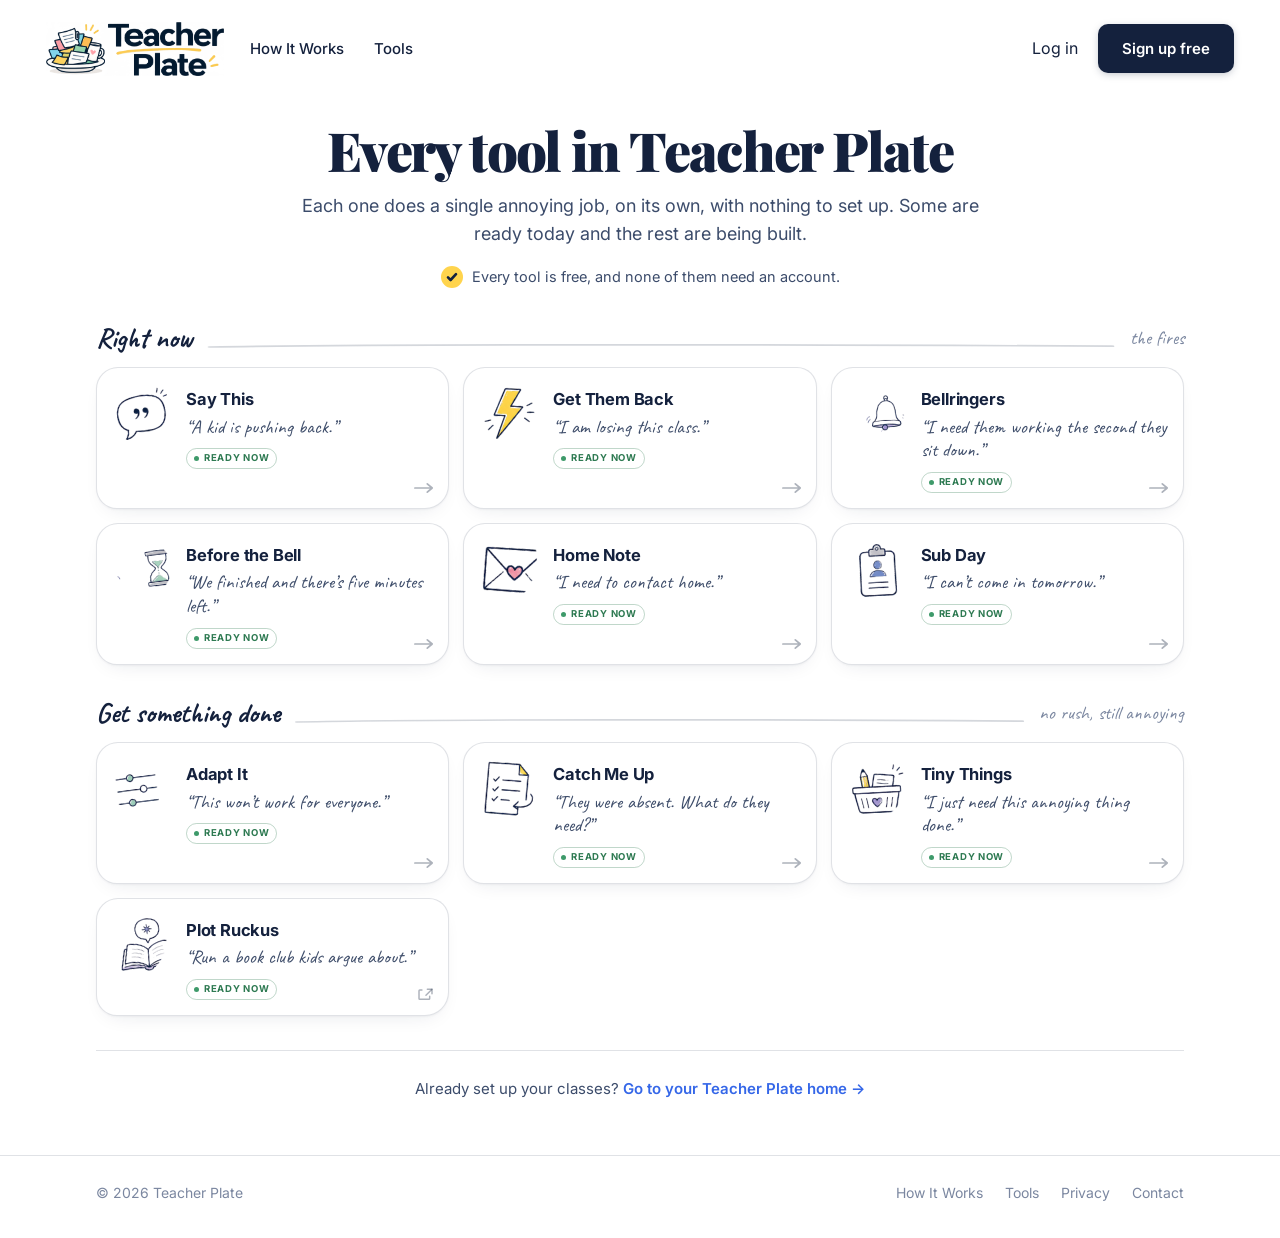
<file: tools.html>
<!DOCTYPE html>
<html lang="en">
<head>
<meta charset="utf-8">
<meta name="viewport" content="width=device-width, initial-scale=1">
<title>Every tool — Teacher Plate</title>
<meta name="description" content="Every Teacher Plate tool, what it's for, and what's ready to use right now. Free, no account needed.">
<link rel="preconnect" href="https://fonts.googleapis.com">
<link rel="preconnect" href="https://fonts.gstatic.com" crossorigin>
<link href="https://fonts.googleapis.com/css2?family=Playfair+Display:wght@700;800;900&family=Caveat:wght@500;600;700&family=Inter:wght@400;500;600;700&display=swap" rel="stylesheet">
<link rel="icon" href="data:image/svg+xml,<svg xmlns='http://www.w3.org/2000/svg' viewBox='0 0 100 100'><text y='.9em' font-size='90'>🍽️</text></svg>">
<link rel="stylesheet" href="css/tokens.css">
<style>
*{box-sizing:border-box}
html,body{margin:0;padding:0}
html,body{overflow-x:hidden}
body{font-family:Inter,-apple-system,BlinkMacSystemFont,"Segoe UI",sans-serif;background:var(--cream);
     color:var(--ink);-webkit-font-smoothing:antialiased;font-size:16px;line-height:1.55}
a{color:inherit;text-decoration:none}
.wrap{max-width:1180px;margin:0 auto;padding:0 46px}

/* nav — matches index.html */
.nav{display:flex;align-items:center;gap:26px;padding:22px 46px 0;max-width:1400px;margin:0 auto}
.logo{display:block;flex:none;width:178px}
.logo img{display:block;width:100%;height:auto}
.logo-word{font-family:"Playfair Display",serif;font-weight:900;font-size:33px;letter-spacing:-.02em;line-height:1}
.logo-mark{position:absolute;left:4px;top:25px;width:168px;height:18px;overflow:visible}
.logo-spark{position:absolute;left:146px;top:-3px;width:34px;height:34px}
.links{display:flex;align-items:center;gap:30px;font-size:15px;font-weight:500}
.links a:hover{color:var(--blue)}
.nav-right{margin-left:auto;display:flex;align-items:center;gap:20px}
.btn{display:inline-flex;align-items:center;background:var(--ink);color:#fff;font-size:15px;font-weight:600;
     padding:13px 24px;border-radius:10px;box-shadow:0 2px 8px -2px rgba(20,33,61,.35);transition:.16s}
.btn:hover{transform:translateY(-1px);background:#1B2C50}

/* head */
.head{padding:46px 0 34px;text-align:center}
.head h1{font-family:"Playfair Display",serif;font-weight:900;font-size:clamp(36px,4.4vw,54px);
         letter-spacing:-.03em;line-height:1.04;margin:0}
.head p{font-size:18px;color:var(--ink-2);margin:14px auto 0;max-width:40em}
.head .free{display:inline-flex;align-items:center;gap:9px;margin-top:18px;font-size:14.5px;color:var(--ink-2)}
.head .tick{width:22px;height:22px;border-radius:50%;background:var(--yellow);display:grid;place-items:center}
.head .tick svg{width:12px;height:12px;stroke:var(--ink);fill:none;stroke-width:2.6;stroke-linecap:round;stroke-linejoin:round}

/* groups */
.group{margin-bottom:34px}
.ghead{display:flex;align-items:center;gap:12px;margin:0 0 14px}
.ghead h2{font-family:Caveat,cursive;font-weight:700;font-size:28px;margin:0;line-height:1}
.ghead .rule{flex:1;height:10px}
.ghead .rule svg{width:100%;height:10px;overflow:visible}
.ghead .note{font-family:Caveat,cursive;font-size:19px;color:var(--ink-3);white-space:nowrap}

.grid{display:grid;grid-template-columns:repeat(3,minmax(0,1fr));gap:14px}
.card{position:relative;display:flex;gap:14px;align-items:flex-start;background:var(--paper);
      border:1.5px solid var(--line);border-radius:var(--r-organic);padding:17px 17px 15px;
      box-shadow:var(--shadow);transition:transform .18s cubic-bezier(.2,.7,.3,1),box-shadow .18s,border-color .18s}
a.card:hover{transform:translateY(-3px);box-shadow:var(--shadow-lift);border-color:rgba(53,103,232,.5)}
.card.soon{background:#FCFCFD;box-shadow:none;border-style:dashed}
.blob{flex:none;width:50px;height:50px;display:grid;place-items:center;
      border-radius:58% 42% 47% 53% / 45% 55% 45% 55%;transform:rotate(-6deg)}
.blob svg{width:25px;height:25px;stroke:var(--ink);fill:none;stroke-width:1.7;stroke-linecap:round;stroke-linejoin:round;transform:rotate(6deg)}
.card.soon .blob{opacity:.55}
.body{min-width:0;flex:1}
.card h3{margin:2px 0 3px;font-size:16.5px;font-weight:700;letter-spacing:-.012em}
.card .thought{margin:0;font-family:Caveat,cursive;font-size:19px;line-height:1.25;color:#3F4E6B}
.card.soon h3,.card.soon .thought{color:var(--ink-3)}
.status{display:inline-flex;align-items:center;gap:5px;margin-top:9px;font-size:9.5px;font-weight:700;
        letter-spacing:.075em;text-transform:uppercase;border:1px solid var(--line);border-radius:999px;padding:2px 7px;color:var(--ink-3)}
.status i{width:5px;height:5px;border-radius:50%;background:var(--ink-3);display:block}
.status.live{color:#2E7A52;border-color:rgba(46,122,82,.3)}
.status.live i{background:var(--green)}
.go{position:absolute;right:14px;bottom:12px;width:20px;height:16px;stroke:rgba(20,33,61,.35);
    fill:none;stroke-width:1.9;stroke-linecap:round;stroke-linejoin:round;transition:.18s}
a.card:hover .go{transform:translateX(4px);stroke:var(--blue)}
.go.ext{width:17px;height:17px;bottom:13px}
a.card:hover .go.ext{transform:translate(3px,-3px)}

.foot-note{border-top:1.5px solid var(--line);margin-top:16px;padding:26px 0 40px;text-align:center;
           font-size:15px;color:var(--ink-2)}
.foot-note a{color:var(--blue);font-weight:600}
footer{border-top:1.5px solid var(--line);padding:26px 0 34px}
.foot-row{display:flex;align-items:center;gap:26px;flex-wrap:wrap;font-size:14px;color:var(--ink-3)}
.foot-row nav{display:flex;gap:22px;margin-left:auto}
.foot-row nav a:hover{color:var(--ink)}

@media (max-width:1000px){.grid{grid-template-columns:repeat(2,minmax(0,1fr))}.links{display:none}}
@media (max-width:660px){.grid{grid-template-columns:1fr}.wrap{padding:0 24px}.nav{padding:18px 24px 0}}

.ticon{width:58px;height:58px;flex:none;display:block;object-fit:contain}
.card.soon .ticon{opacity:.5}
a.card:nth-child(3n+1) .ticon{transform:rotate(-7deg)}
a.card:nth-child(3n+2) .ticon{transform:rotate(5deg)}
a.card:nth-child(3n)   .ticon{transform:rotate(-3deg)}
.ticon{transition:transform .18s cubic-bezier(.2,.7,.3,1)}
a.card:hover .ticon{transform:rotate(0)}
</style>
</head>
<body>

<header class="nav">
  <a class="logo" href="index.html" aria-label="Teacher Plate home"><img src="img/teacher-plate-lockup.png" alt="Teacher Plate" width="1166" height="352"></a>
  <nav class="links">
    <a href="index.html#how">How It Works</a>
    <a href="tools.html">Tools</a>
  </nav>
  <div class="nav-right">
    <a href="app.html">Log in</a>
    <a class="btn" href="app.html">Sign up free</a>
  </div>
</header>

<div class="wrap">
  <div class="head">
    <h1>Every tool in Teacher Plate</h1>
    <p>Each one does a single annoying job, on its own, with nothing to set up. Some are ready today
       and the rest are being built.</p>
    <span class="free">
      <span class="tick"><svg viewBox="0 0 12 12"><path d="M2 6.4 4.6 9 10 3.2"/></svg></span>
      Every tool is free, and none of them need an account.
    </span>
  </div>

  <!-- RIGHT NOW -->
  <section class="group">
    <div class="ghead">
      <h2>Right now</h2>
      <span class="rule"><svg viewBox="0 0 300 10" preserveAspectRatio="none" fill="none"><path d="M2 6C60 3 190 3.4 298 5.2" stroke="rgba(20,33,61,.18)" stroke-width="1.7" stroke-linecap="round"/></svg></span>
      <span class="note">the fires</span>
    </div>
    <div class="grid">

      <a class="card" href="/say-this/">
        <img class="ticon" src="/img/art/say-this.png" alt="" width="160" height="160" decoding="async">
        <div class="body"><h3>Say This</h3><p class="thought">&ldquo;A kid is pushing back.&rdquo;</p>
        <span class="status live"><i></i>ready now</span></div>
        <svg class="go" viewBox="0 0 22 16"><path d="M1 8h18M14.6 3.4 20 8l-5.4 4.6"/></svg>
      </a>

      <a class="card" href="/get-them-back/">
        <img class="ticon" src="/img/art/get-them-back.png" alt="" width="160" height="160" decoding="async">
        <div class="body"><h3>Get Them Back</h3><p class="thought">&ldquo;I am losing this class.&rdquo;</p>
        <span class="status live"><i></i>ready now</span></div>
        <svg class="go" viewBox="0 0 22 16"><path d="M1 8h18M14.6 3.4 20 8l-5.4 4.6"/></svg>
      </a>

      <a class="card" href="/bellringers/">
        <img class="ticon" src="/img/art/bellringers.png" alt="" width="160" height="160" decoding="async">
        <div class="body"><h3>Bellringers</h3><p class="thought">&ldquo;I need them working the second they sit down.&rdquo;</p>
        <span class="status live"><i></i>ready now</span></div>
        <svg class="go" viewBox="0 0 22 16"><path d="M1 8h18M14.6 3.4 20 8l-5.4 4.6"/></svg>
      </a>

      <a class="card" href="/before-the-bell/">
        <img class="ticon" src="/img/art/before-the-bell.png" alt="" width="160" height="160" decoding="async">
        <div class="body"><h3>Before the Bell</h3><p class="thought">&ldquo;We finished and there&rsquo;s five minutes left.&rdquo;</p>
        <span class="status live"><i></i>ready now</span></div>
        <svg class="go" viewBox="0 0 22 16"><path d="M1 8h18M14.6 3.4 20 8l-5.4 4.6"/></svg>
      </a>

      <a class="card" href="/home-note/">
        <img class="ticon" src="/img/art/home-note.png" alt="" width="160" height="160" decoding="async">
        <div class="body"><h3>Home Note</h3><p class="thought">&ldquo;I need to contact home.&rdquo;</p>
        <span class="status live"><i></i>ready now</span></div>
        <svg class="go" viewBox="0 0 22 16"><path d="M1 8h18M14.6 3.4 20 8l-5.4 4.6"/></svg>
      </a>

      <a class="card" href="/sub-day/">
        <img class="ticon" src="/img/art/sub-day.png" alt="" width="160" height="160" decoding="async">
        <div class="body"><h3>Sub Day</h3><p class="thought">&ldquo;I can&rsquo;t come in tomorrow.&rdquo;</p>
        <span class="status live"><i></i>ready now</span></div>
        <svg class="go" viewBox="0 0 22 16"><path d="M1 8h18M14.6 3.4 20 8l-5.4 4.6"/></svg>
      </a>

    </div>
  </section>

  <!-- GET SOMETHING DONE -->
  <section class="group">
    <div class="ghead">
      <h2>Get something done</h2>
      <span class="rule"><svg viewBox="0 0 300 10" preserveAspectRatio="none" fill="none"><path d="M2 6C60 3 190 3.4 298 5.2" stroke="rgba(20,33,61,.18)" stroke-width="1.7" stroke-linecap="round"/></svg></span>
      <span class="note">no rush, still annoying</span>
    </div>
    <div class="grid">

      <a class="card" href="/adapt-it/">
        <img class="ticon" src="/img/art/adapt-it.png" alt="" width="160" height="160" decoding="async">
        <div class="body"><h3>Adapt It</h3><p class="thought">&ldquo;This won&rsquo;t work for everyone.&rdquo;</p>
        <span class="status live"><i></i>ready now</span></div>
        <svg class="go" viewBox="0 0 22 16"><path d="M1 8h18M14.6 3.4 20 8l-5.4 4.6"/></svg>
      </a>

      <a class="card" href="/catch-me-up/">
        <img class="ticon" src="/img/art/catch-me-up.png" alt="" width="160" height="160" decoding="async">
        <div class="body"><h3>Catch Me Up</h3><p class="thought">&ldquo;They were absent. What do they need?&rdquo;</p>
        <span class="status live"><i></i>ready now</span></div>
        <svg class="go" viewBox="0 0 22 16"><path d="M1 8h18M14.6 3.4 20 8l-5.4 4.6"/></svg>
      </a>

      <a class="card" href="/tiny-things/">
        <img class="ticon" src="/img/art/tiny-things.png" alt="" width="160" height="160" decoding="async">
        <div class="body"><h3>Tiny Things</h3><p class="thought">&ldquo;I just need this annoying thing done.&rdquo;</p>
        <span class="status live"><i></i>ready now</span></div>
        <svg class="go" viewBox="0 0 22 16"><path d="M1 8h18M14.6 3.4 20 8l-5.4 4.6"/></svg>
      </a>

      <a class="card" href="https://plotruckus.com" target="_blank" rel="noopener">
        <img class="ticon" src="/img/art/plot-ruckus.png" alt="" width="160" height="160" decoding="async">
        <div class="body"><h3>Plot Ruckus</h3><p class="thought">&ldquo;Run a book club kids argue about.&rdquo;</p>
        <span class="status live"><i></i>ready now</span></div>
        <svg class="go ext" viewBox="0 0 22 16"><path d="M13.4 2.4h6v6"/><path d="M19.4 2.4 11.6 10.2"/><path d="M16.4 11.6v2.8a1 1 0 0 1-1 1H3.6a1 1 0 0 1-1-1V4.6a1 1 0 0 1 1-1h2.8"/></svg>
      </a>

    </div>
  </section>

  <p class="foot-note">
    Already set up your classes? <a href="app.html">Go to your Teacher Plate home &rarr;</a>
  </p>
</div>

<footer>
  <div class="wrap foot-row">
    <span>&copy; 2026 Teacher Plate</span>
    <nav>
      <a href="index.html#how">How It Works</a>
      <a href="tools.html">Tools</a>
      <a href="#privacy">Privacy</a>
      <a href="#contact">Contact</a>
    </nav>
  </div>
</footer>
</body>
</html>
</file>
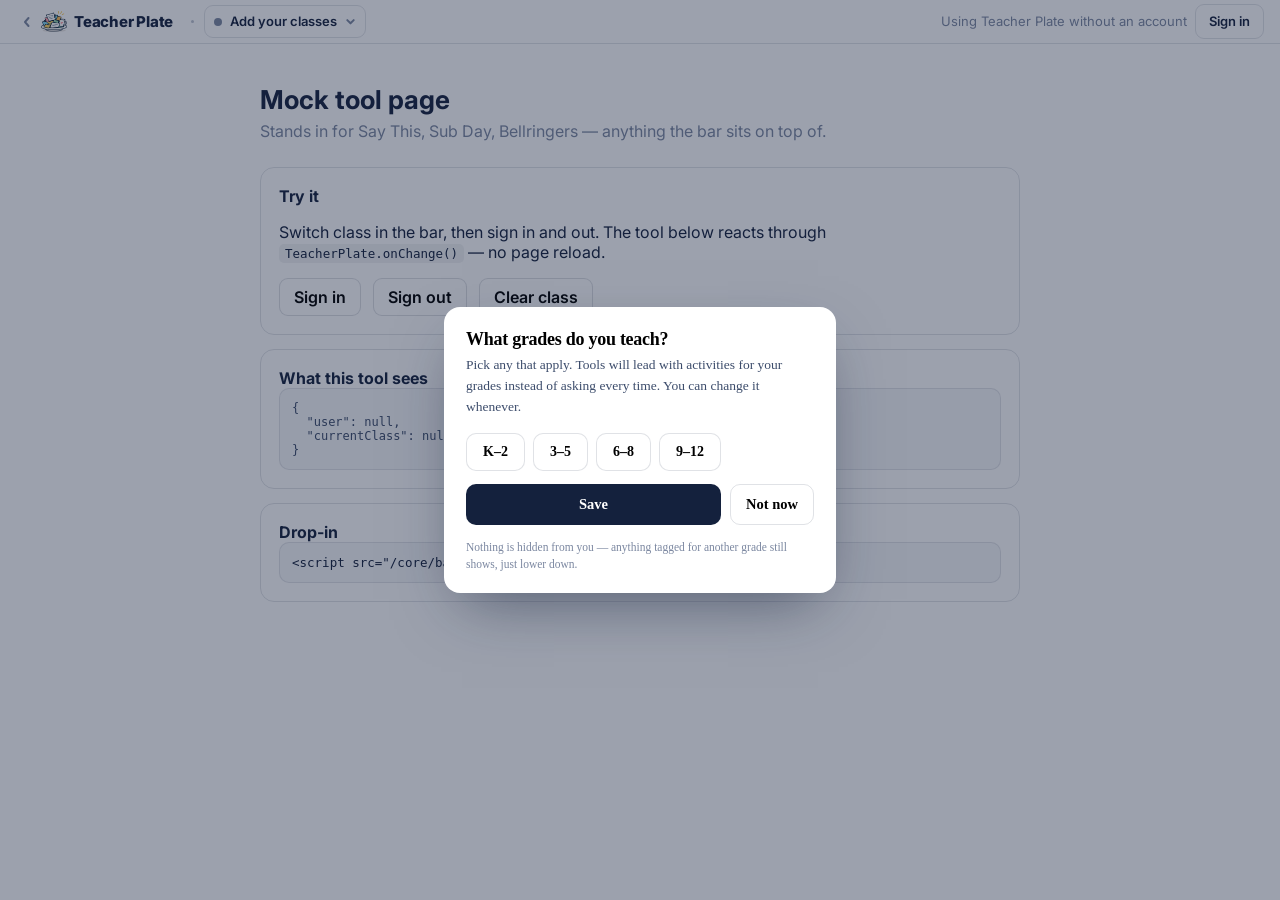
<file: core/demo.html>
<!DOCTYPE html>
<html lang="en">
<head>
<meta charset="utf-8">
<meta name="viewport" content="width=device-width,initial-scale=1">
<title>Teacher Plate bar — harness</title>
<link href="https://fonts.googleapis.com/css2?family=Inter:wght@400;500;600;700&display=swap" rel="stylesheet">
<style>
  html,body{margin:0}
  body{font-family:Inter,sans-serif;color:#14213D;background:#fff}
  .page{max-width:760px;margin:0 auto;padding:40px 24px}
  h1{font-size:26px;margin:0 0 6px}
  p.sub{color:#7B87A0;margin:0 0 26px}
  .card{border:1.5px solid rgba(20,33,61,.13);border-radius:14px;padding:18px;margin-bottom:14px}
  code{background:rgba(20,33,61,.06);padding:2px 6px;border-radius:5px;font-size:12.5px}
  pre{background:#F7F8FA;border:1.5px solid rgba(20,33,61,.1);border-radius:10px;padding:12px;
      overflow-x:auto;font-size:12.5px;margin:0}
  button.t{font:inherit;padding:8px 14px;border-radius:9px;border:1.5px solid rgba(20,33,61,.15);
      background:#fff;cursor:pointer;font-weight:600;margin-right:8px}
  button.t:hover{border-color:#14213D}
  #log{font-family:ui-monospace,Menlo,monospace;font-size:12px;color:#3C4C6B;white-space:pre-wrap}
</style>
<script src="config.js?v=5"></script>
<script src="bar.js?v=13" data-hub="../app.html"></script>
</head>
<body>
<div class="page">
  <h1>Mock tool page</h1>
  <p class="sub">Stands in for Say This, Sub Day, Bellringers &mdash; anything the bar sits on top of.</p>

  <div class="card">
    <strong>Try it</strong>
    <p>Switch class in the bar, then sign in and out. The tool below reacts through
       <code>TeacherPlate.onChange()</code> &mdash; no page reload.</p>
    <button class="t" onclick="TeacherPlate.signIn()">Sign in</button>
    <button class="t" onclick="TeacherPlate.signOut()">Sign out</button>
    <button class="t" onclick="TeacherPlate.setClass(null)">Clear class</button>
  </div>

  <div class="card">
    <strong>What this tool sees</strong>
    <pre id="log">waiting…</pre>
  </div>

  <div class="card">
    <strong>Drop-in</strong>
    <pre>&lt;script src="/core/bar.js?v=13" data-hub="/app.html"&gt;&lt;/script&gt;</pre>
  </div>
</div>

<script>
  TeacherPlate.onChange(function (s) {
    document.getElementById('log').textContent = JSON.stringify({
      user: s.user, currentClass: s.klass
    }, null, 2);
  });
</script>
</body>
</html>
</file>
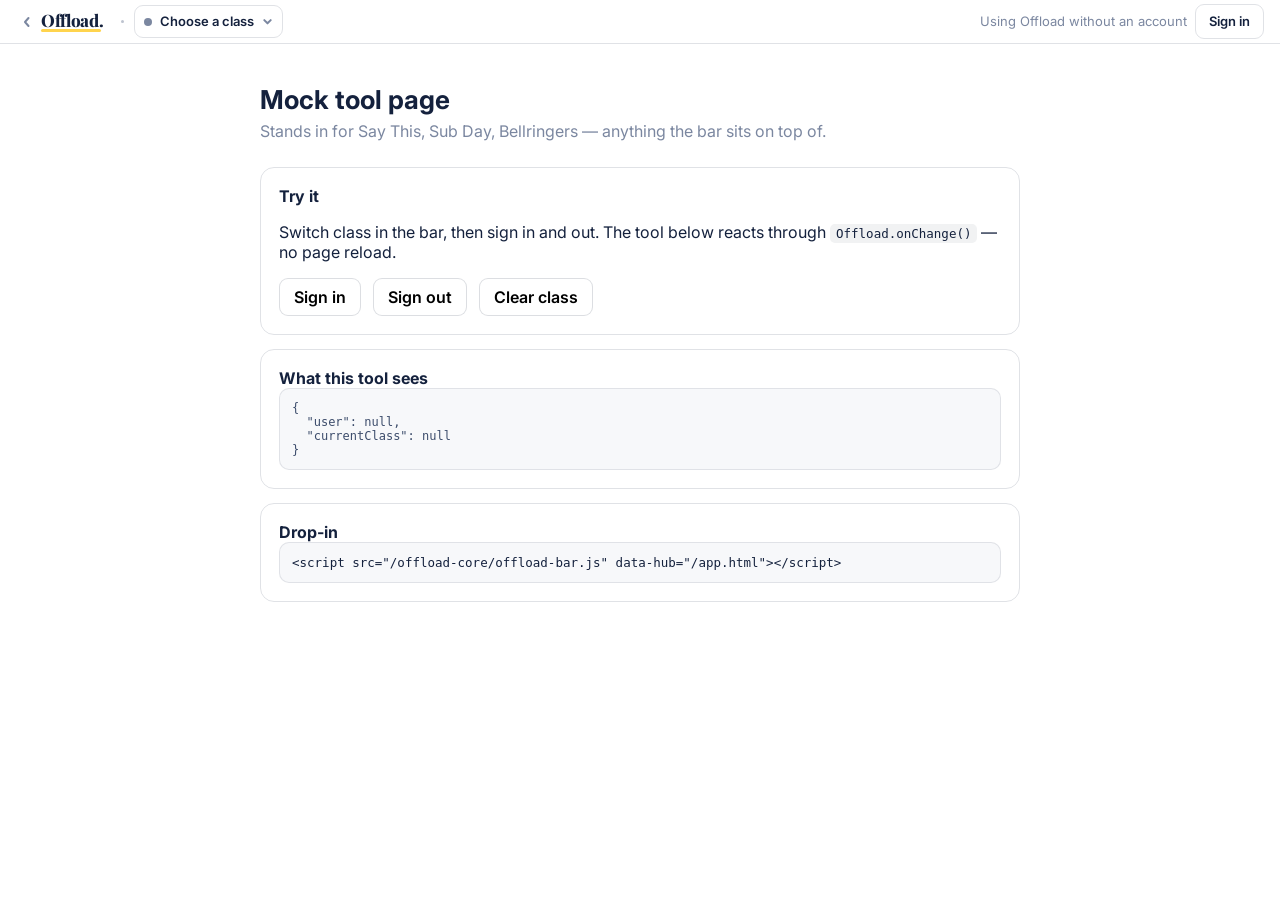
<file: offload-core/demo.html>
<!DOCTYPE html>
<html lang="en">
<head>
<meta charset="utf-8">
<meta name="viewport" content="width=device-width,initial-scale=1">
<title>Offload bar — harness</title>
<link href="https://fonts.googleapis.com/css2?family=Inter:wght@400;500;600;700&display=swap" rel="stylesheet">
<style>
  html,body{margin:0}
  body{font-family:Inter,sans-serif;color:#14213D;background:#fff}
  .page{max-width:760px;margin:0 auto;padding:40px 24px}
  h1{font-size:26px;margin:0 0 6px}
  p.sub{color:#7B87A0;margin:0 0 26px}
  .card{border:1.5px solid rgba(20,33,61,.13);border-radius:14px;padding:18px;margin-bottom:14px}
  code{background:rgba(20,33,61,.06);padding:2px 6px;border-radius:5px;font-size:12.5px}
  pre{background:#F7F8FA;border:1.5px solid rgba(20,33,61,.1);border-radius:10px;padding:12px;
      overflow-x:auto;font-size:12.5px;margin:0}
  button.t{font:inherit;padding:8px 14px;border-radius:9px;border:1.5px solid rgba(20,33,61,.15);
      background:#fff;cursor:pointer;font-weight:600;margin-right:8px}
  button.t:hover{border-color:#14213D}
  #log{font-family:ui-monospace,Menlo,monospace;font-size:12px;color:#3C4C6B;white-space:pre-wrap}
</style>
<script src="offload-bar.js" data-hub="../app.html"></script>
</head>
<body>
<div class="page">
  <h1>Mock tool page</h1>
  <p class="sub">Stands in for Say This, Sub Day, Bellringers &mdash; anything the bar sits on top of.</p>

  <div class="card">
    <strong>Try it</strong>
    <p>Switch class in the bar, then sign in and out. The tool below reacts through
       <code>Offload.onChange()</code> &mdash; no page reload.</p>
    <button class="t" onclick="Offload.signIn()">Sign in</button>
    <button class="t" onclick="Offload.signOut()">Sign out</button>
    <button class="t" onclick="Offload.setClass(null)">Clear class</button>
  </div>

  <div class="card">
    <strong>What this tool sees</strong>
    <pre id="log">waiting…</pre>
  </div>

  <div class="card">
    <strong>Drop-in</strong>
    <pre>&lt;script src="/offload-core/offload-bar.js" data-hub="/app.html"&gt;&lt;/script&gt;</pre>
  </div>
</div>

<script>
  Offload.onChange(function (s) {
    document.getElementById('log').textContent = JSON.stringify({
      user: s.user, currentClass: s.klass
    }, null, 2);
  });
</script>
</body>
</html>
</file>
<file: css/tokens.css>
/* ══ Offload design tokens — shared by index.html (marketing) + app.html (signed-in) ══ */
:root{
  /* surfaces — WHITE base, no cream */
  --cream:#FFFFFF;          /* page background (name kept for compatibility) */
  --cream-deep:#F7F8FA;     /* faint zone / alternating band */
  --paper:#FFFFFF;          /* card surface */

  /* ink */
  --ink:#14213D;
  --ink-2:#3C4C6B;
  --ink-3:#7B87A0;

  /* accents */
  --pink:#F76A8C;
  --pink-soft:#FFE1EA;
  --yellow:#FFD44D;
  --yellow-soft:#FFF0C2;
  --blue:#3567E8;
  --blue-soft:#DCEAFF;
  --mint:#DCF2E3;
  --green:#3E9A6A;
  --lilac:#E9E2FF;
  --purple:#7B5BD6;
  --peach:#FFE2D0;
  --orange:#E8763A;

  /* lines + shadow */
  --line:rgba(20,33,61,.13);
  --line-2:rgba(20,33,61,.07);
  --shadow:0 1px 2px rgba(20,33,61,.04), 0 8px 22px -12px rgba(20,33,61,.14);
  --shadow-lift:0 2px 4px rgba(20,33,61,.06), 0 18px 34px -16px rgba(20,33,61,.22);
  --r-organic:22px 20px 24px 21px;
}
</file>
<file: adapt-it/css/styles.css>
*{box-sizing:border-box}
html,body{margin:0;padding:0}
body{font-family:Inter,-apple-system,BlinkMacSystemFont,"Segoe UI",sans-serif;background:var(--cream);
     color:var(--ink);-webkit-font-smoothing:antialiased;font-size:16px;line-height:1.5}
a{color:inherit;text-decoration:none}
button{font:inherit;color:inherit;background:none;border:0;cursor:pointer}
.wrap{max-width:1180px;margin:0 auto;padding:0 24px}

.tool-head{border-bottom:1.5px solid var(--line);background:#fff}
.tool-head .wrap{display:flex;align-items:center;gap:13px;padding:18px 24px}
.badge{width:54px;height:54px;flex:none;display:block;object-fit:contain}
.tool-head h1{font-family:"Playfair Display",serif;font-weight:900;font-size:29px;letter-spacing:-.025em;margin:0;line-height:1.05}
.tool-head p{margin:3px 0 0;font-size:14.5px;color:var(--ink-3)}
.no-acct{margin-left:auto;font-size:12px;font-weight:600;color:var(--ink-3);
         border:1.5px solid var(--line);border-radius:999px;padding:6px 13px;white-space:nowrap}

.setup{padding:24px 0 8px}
.panel{background:#fff;border:1.5px solid var(--line);border-radius:16px;padding:18px 20px;margin-bottom:14px}
.panel h3{margin:0 0 3px;font-size:15.5px;font-weight:700}
.panel p.hint{margin:0 0 14px;font-size:13.5px;color:var(--ink-3);line-height:1.55}
textarea.paste{font:inherit;font-size:15px;padding:12px 14px;border:1.5px solid var(--line);border-radius:11px;
     background:#FCFCFD;color:var(--ink);width:100%;min-height:150px;resize:vertical;line-height:1.6}
textarea.paste:focus{outline:none;border-color:var(--blue);background:#fff}

.needs{display:grid;grid-template-columns:repeat(4,minmax(0,1fr));gap:10px}
.need{border:1.5px solid var(--line);border-radius:12px;padding:12px 13px;text-align:left;background:#fff;
      transition:.15s;width:100%}
.need:hover{border-color:rgba(20,33,61,.3)}
.need.on{border-color:var(--green);background:#F1FAF4;box-shadow:0 0 0 1.5px var(--green) inset}
.need b{display:block;font-size:14px;font-weight:700}
.need span{display:block;font-size:12px;color:var(--ink-3);margin-top:2px;line-height:1.35}
.need .adds{display:block;font-size:11.5px;color:var(--ink-2);margin-top:6px;line-height:1.4}
.need.locked{opacity:.62}

.forstu{display:flex;gap:9px;align-items:flex-end;flex-wrap:wrap}
.f{display:flex;flex-direction:column;gap:5px}
.f label{font-size:12.5px;font-weight:600;color:var(--ink-2)}
.f select{font:inherit;font-size:14.5px;padding:9px 11px;border:1.5px solid var(--line);border-radius:9px;
     background:#FCFCFD;color:var(--ink);min-width:190px}
.f select:focus{outline:none;border-color:var(--blue);background:#fff}
.supports{font-size:12.5px;color:var(--ink-3);margin-top:9px;line-height:1.55}
.supports b{color:var(--ink-2)}
.rosternote{font-size:13px;color:var(--ink-3);line-height:1.5}
.rosternote a{color:var(--blue);font-weight:600}

.gap{background:#FFF7E6;border:1.5px solid rgba(232,118,58,.3);border-radius:12px;padding:13px 15px;
     font-size:13.5px;color:#8A5A10;line-height:1.6;margin-top:4px}
.gap b{display:block;margin-bottom:3px}

.rowacts{display:flex;gap:9px;flex-wrap:wrap;margin:4px 0 26px}
.btn{display:inline-flex;align-items:center;gap:8px;font-size:14.5px;font-weight:600;
     border:1.5px solid var(--line);border-radius:10px;padding:11px 17px;background:#fff}
.btn:hover{border-color:var(--ink)}
.btn.primary{background:var(--ink);color:#fff;border-color:var(--ink)}
.btn.primary:hover{background:#1B2C50}
.btn svg{width:15px;height:15px;stroke:currentColor;fill:none;stroke-width:1.8;stroke-linecap:round;stroke-linejoin:round}

.versions{display:grid;grid-template-columns:repeat(auto-fit,minmax(255px,1fr));gap:14px;padding-bottom:46px}
.ver{background:#fff;border:1.5px solid var(--line);border-radius:14px;padding:17px 18px;break-inside:avoid}
.ver .vh{border-bottom:2px solid var(--ink);padding-bottom:9px;margin-bottom:13px}
.ver .vh b{display:block;font-family:"Playfair Display",serif;font-weight:800;font-size:19px;letter-spacing:-.02em}
.ver .vh span{font-size:12px;color:var(--ink-3)}
.blk{margin-bottom:14px}
.blk h4{margin:0 0 5px;font-size:11px;font-weight:700;letter-spacing:.09em;text-transform:uppercase;color:var(--ink-3)}
.blk p{margin:0 0 6px;line-height:1.6;font-size:14.5px;white-space:pre-wrap}
.blk ol,.blk ul{margin:0;padding-left:19px;font-size:14.5px}
.blk li{margin-bottom:5px;line-height:1.5}
.blk .box{list-style:none;margin-left:-19px}
.blk .box li{display:flex;gap:9px;align-items:flex-start}
.blk .box i{width:14px;height:14px;border:2px solid var(--ink);border-radius:3px;flex:none;margin-top:4px}
.blk .bank{border:1.5px dashed var(--line);border-radius:9px;padding:9px 11px;min-height:52px;font-size:13.5px;color:var(--ink-3)}
.long{background:#FFF6DA;padding:1px 3px;border-radius:3px}

.toast{position:fixed;left:50%;bottom:26px;transform:translateX(-50%);background:var(--ink);color:#fff;
       font-size:13.5px;font-weight:600;padding:11px 18px;border-radius:11px;z-index:60}
.tool-foot{border-top:1.5px solid var(--line);background:#fff}
.tool-foot .wrap{display:flex;align-items:center;gap:18px;padding:20px 24px 26px;font-size:13.5px;color:var(--ink-3);flex-wrap:wrap}
.tool-foot a{font-weight:600;color:var(--ink-2)}
.tool-foot a:hover{color:var(--blue)}

@media (max-width:1000px){ .needs{grid-template-columns:repeat(2,minmax(0,1fr))} }
@media (max-width:560px){ .needs{grid-template-columns:1fr} .no-acct{display:none} }

@media print{
  .no-print,.setup,.rowacts{display:none !important}
  #tp-bar{display:none !important}
  body{background:#fff}
  .wrap{max-width:none;padding:0}
  .versions{display:block}
  .ver{border:0;border-radius:0;padding:0;margin:0;break-after:page}
  .ver:last-child{break-after:auto}
  @page{margin:16mm}
}
</file>
<file: before-the-bell/css/styles.css>
/* ═══════════════════════════════════════════════════════════════
   5 Minutes Before the Bell — design system
   ═══════════════════════════════════════════════════════════════ */

:root{
  /* surfaces */
  --cream:#FBF7F0;
  --cream-deep:#F6F0E6;
  --paper:#FFFFFF;
  --paper-warm:#FEFCF8;

  /* ink */
  --navy:#11293F;
  --navy-soft:#1E3A55;
  --slate:#5A6B7C;
  --slate-light:#8A98A6;
  --rule:#E8E1D5;
  --rule-soft:#F0EAE0;

  /* accent */
  --amber:#E9A62C;
  --amber-deep:#C8871A;
  --amber-wash:#FDF3DE;

  /* category: reset (green) */
  --c-reset:#4A8259;      --c-reset-bg:#E3EFE4;   --c-reset-line:#C8E0CC;
  /* category: talk (pink) */
  --c-talk:#C2635A;       --c-talk-bg:#FCE4E0;    --c-talk-line:#F6CDC7;
  /* category: words (purple) */
  --c-words:#6A5CA6;      --c-words-bg:#E8E5F7;   --c-words-line:#D5D0EF;
  /* category: numbers (blue) */
  --c-numbers:#3D6EA3;    --c-numbers-bg:#DEEAF6; --c-numbers-line:#C7DCF0;
  /* category: fun (yellow) */
  --c-fun:#A9791A;        --c-fun-bg:#FCF0D4;     --c-fun-line:#F5E1B0;

  --shadow-sm:0 1px 2px rgba(17,41,63,.05), 0 2px 8px rgba(17,41,63,.04);
  --shadow-md:0 2px 4px rgba(17,41,63,.05), 0 8px 24px rgba(17,41,63,.07);
  --shadow-lg:0 4px 8px rgba(17,41,63,.06), 0 20px 48px rgba(17,41,63,.10);

  --r-sm:8px; --r-md:14px; --r-lg:20px; --r-xl:28px;
  --wrap:1120px;

  --sans:"Inter","Helvetica Neue",-apple-system,BlinkMacSystemFont,sans-serif;
  --serif:"Fraunces","Iowan Old Style",Georgia,serif;
}

*,*::before,*::after{box-sizing:border-box}
html{scroll-behavior:smooth}
body{
  margin:0; background:var(--cream); color:var(--navy);
  font-family:var(--sans); font-size:16px; line-height:1.6;
  -webkit-font-smoothing:antialiased;
}
img,svg{max-width:100%}
button{font:inherit;color:inherit;cursor:pointer;border:0;background:none}
a{color:inherit;text-decoration:none}

h1,h2,h3,h4{font-family:var(--serif);font-weight:600;line-height:1.12;letter-spacing:-.015em;margin:0}
h1{font-size:clamp(2.4rem,5.2vw,3.7rem);font-variation-settings:"SOFT" 4,"WONK" 1}
h2{font-size:clamp(1.6rem,3vw,2.15rem)}
h3{font-size:1.25rem}
p{margin:0}

.wrap{max-width:var(--wrap);margin:0 auto;padding:0 24px}
.stack>*+*{margin-top:var(--gap,16px)}
.sr{position:absolute;width:1px;height:1px;overflow:hidden;clip:rect(0 0 0 0);white-space:nowrap}

/* ─────────────── buttons ─────────────── */
.btn{
  display:inline-flex;align-items:center;gap:9px;justify-content:center;
  padding:13px 22px;border-radius:var(--r-md);font-weight:600;font-size:.95rem;
  transition:transform .12s ease, box-shadow .16s ease, background .16s ease;
  white-space:nowrap;
}
.btn:active{transform:translateY(1px)}
.btn-primary{background:var(--navy);color:#fff;box-shadow:var(--shadow-sm)}
.btn-primary:hover{background:#0B1E30;box-shadow:var(--shadow-md)}
.btn-amber{background:var(--amber);color:#3A2A06;box-shadow:var(--shadow-sm)}
.btn-amber:hover{background:#F0B141;box-shadow:var(--shadow-md)}
.btn-ghost{background:var(--paper);border:1px solid var(--rule);color:var(--navy)}
.btn-ghost:hover{background:var(--cream-deep);border-color:#DBD2C2}
.btn-lg{padding:16px 30px;font-size:1.05rem}
.btn-sm{padding:9px 14px;font-size:.85rem;border-radius:10px}
.btn-block{width:100%}
.btn[disabled]{opacity:.4;pointer-events:none}

/* ─────────────── header ─────────────── */
.site-header{
  position:sticky;top:0;z-index:60;background:rgba(255,255,255,.88);
  backdrop-filter:saturate(180%) blur(14px);border-bottom:1px solid var(--rule-soft);
}
.header-in{display:flex;align-items:center;gap:24px;height:74px}
.logo{display:flex;align-items:center;gap:11px;margin-right:auto}
.logo-mark{width:40px;height:40px;flex:none}
.logo-text{display:flex;flex-direction:column;line-height:1}
.logo-text b{font-family:var(--serif);font-size:1.32rem;font-weight:600;letter-spacing:-.02em}
.logo-text span{font-size:.76rem;color:var(--slate);letter-spacing:.06em;margin-top:3px}
.nav{display:flex;align-items:center;gap:4px}
.nav a{
  display:flex;align-items:center;gap:7px;padding:9px 14px;border-radius:10px;
  font-size:.93rem;font-weight:500;color:var(--navy-soft);
}
.nav a:hover{background:var(--cream-deep)}
.nav a.is-active{background:var(--cream-deep);color:var(--navy);font-weight:600}
.nav .count{
  font-size:.7rem;font-weight:700;background:var(--c-talk);color:#fff;
  min-width:18px;height:18px;border-radius:9px;display:grid;place-items:center;padding:0 5px;
}
.menu-btn{display:none;padding:9px;border-radius:10px}
.menu-btn:hover{background:var(--cream-deep)}

/* ─────────────── hero ─────────────── */
.hero{padding:64px 0 56px;background:linear-gradient(180deg,#fff 0%,var(--cream) 78%)}
.hero-grid{display:grid;grid-template-columns:minmax(0,.86fr) minmax(0,1.14fr);gap:52px;align-items:center}
.hero h1{margin-bottom:20px;max-width:11ch}
.hero-sub{font-size:1.09rem;color:var(--slate);max-width:44ch;margin-bottom:28px}
.hero-note{display:flex;align-items:center;gap:9px;margin-top:16px;font-size:.88rem;color:var(--slate)}
.hero-note svg{flex:none;color:var(--c-reset)}

/* app preview */
.preview{position:relative}
.preview-win{
  display:grid;grid-template-columns:84px minmax(0,1fr);background:var(--paper);
  border:1px solid var(--rule);border-radius:var(--r-lg);overflow:hidden;
  box-shadow:var(--shadow-lg);
}
.preview-rail{
  background:var(--paper-warm);border-right:1px solid var(--rule-soft);
  padding:18px 8px;display:flex;flex-direction:column;gap:16px;
}
.rail-item{display:flex;flex-direction:column;align-items:center;gap:5px;font-size:.62rem;color:var(--slate-light);font-weight:600}
.rail-item.on{color:var(--navy)}
.rail-item svg{width:19px;height:19px}
.preview-body{padding:20px 22px 22px}
.preview-hi{font-size:.92rem;font-weight:600;margin-bottom:2px}
.preview-q{font-size:.8rem;color:var(--slate);margin-bottom:14px}
.preview-cards{display:grid;grid-template-columns:repeat(3,minmax(0,1fr));gap:10px;margin-bottom:18px}
.pcard{
  border-radius:12px;padding:11px 11px 12px;min-height:106px;
  display:flex;flex-direction:column;justify-content:space-between;
  font-size:.7rem;font-weight:600;line-height:1.3;border:1px solid;
}
.pcard .pmin{font-size:.66rem;font-weight:700;opacity:.75}
.pcard .pico{width:26px;height:26px;border-radius:8px;background:rgba(255,255,255,.7);display:grid;place-items:center;margin:6px 0}
.preview-recent-h{font-size:.7rem;font-weight:700;color:var(--slate);letter-spacing:.03em;margin-bottom:7px}
.prow{
  display:flex;align-items:center;gap:9px;padding:7px 9px;border-radius:8px;
  font-size:.72rem;background:var(--paper-warm);border:1px solid var(--rule-soft);margin-bottom:5px;
}
.prow .pdot{width:14px;height:14px;border-radius:4px;flex:none}
.prow .pg{margin-left:auto;color:var(--slate-light);font-size:.66rem;font-weight:600}
.prow .ph{color:var(--rule);flex:none}
.sticky-note{
  position:absolute;right:-14px;bottom:-22px;width:132px;padding:16px 14px 18px;
  background:#FDF0C4;border-radius:3px;transform:rotate(-5deg);
  box-shadow:0 8px 20px rgba(17,41,63,.14);
  font-family:var(--serif);font-size:.94rem;font-weight:600;line-height:1.25;
}
.sticky-note::after{content:"♡";position:absolute;right:13px;bottom:6px;color:var(--c-talk);font-size:.85rem}

/* ─────────────── section shells ─────────────── */
.section{padding:56px 0}
.section-tight{padding:40px 0}
.section-head{text-align:center;margin-bottom:30px}
.section-head p{color:var(--slate);margin-top:9px;font-size:1rem}
.panel{
  background:var(--paper);border:1px solid var(--rule);border-radius:var(--r-xl);
  padding:38px 34px;box-shadow:var(--shadow-sm);
}

/* ─────────────── category tiles ─────────────── */
.tiles{display:grid;grid-template-columns:repeat(5,1fr);gap:14px}
.tile{
  border-radius:var(--r-md);border:1px solid;padding:24px 16px 22px;text-align:center;
  transition:transform .14s ease, box-shadow .16s ease;display:block;
}
.tile:hover{transform:translateY(-3px);box-shadow:var(--shadow-md)}
.tile-ico{width:52px;height:52px;margin:0 auto 12px;display:grid;place-items:center}
.tile b{display:block;font-size:1.01rem;font-weight:700;margin-bottom:5px;letter-spacing:-.01em}
.tile span{display:block;font-size:.81rem;color:var(--slate);line-height:1.4}

.cat-mindfulness{background:var(--c-reset-bg);border-color:var(--c-reset-line);color:var(--c-reset)}
.cat-sel{background:var(--c-talk-bg);border-color:var(--c-talk-line);color:var(--c-talk)}
.cat-literacy{background:var(--c-words-bg);border-color:var(--c-words-line);color:var(--c-words)}
.cat-math{background:var(--c-numbers-bg);border-color:var(--c-numbers-line);color:var(--c-numbers)}
.cat-fun{background:var(--c-fun-bg);border-color:var(--c-fun-line);color:var(--c-fun)}
.tile b{color:var(--navy)}

/* ─────────────── finder + featured ─────────────── */
.finder-grid{display:grid;grid-template-columns:minmax(0,.82fr) auto minmax(0,1.18fr);gap:24px;align-items:center}
.finder-arrow{color:var(--slate-light);align-self:center}
.finder{
  background:var(--paper);border:1px solid var(--rule);border-radius:var(--r-xl);
  padding:28px 26px;box-shadow:var(--shadow-sm);
}
.finder h2{font-size:1.5rem;display:flex;align-items:center;gap:9px;justify-content:center}
.finder-sub{text-align:center;color:var(--slate);font-size:.88rem;margin:7px 0 22px}
.field-label{font-size:.78rem;font-weight:700;letter-spacing:.05em;text-transform:uppercase;color:var(--slate);margin-bottom:9px}
.chips{display:flex;flex-wrap:wrap;gap:8px;margin-bottom:20px}
.chip{
  padding:9px 14px;border-radius:10px;border:1px solid var(--rule);background:var(--paper);
  font-size:.85rem;font-weight:600;color:var(--navy-soft);display:inline-flex;align-items:center;gap:6px;
  transition:all .13s ease;
}
.chip:hover{border-color:var(--slate-light);background:var(--cream)}
.chip.is-on{background:var(--navy);border-color:var(--navy);color:#fff}
.chips-grade{display:grid;grid-template-columns:repeat(3,1fr);gap:8px}
.chips-grade .chip{justify-content:center}
.chips-vibe{display:grid;grid-template-columns:1fr 1fr;gap:8px}
.chips-vibe .chip{justify-content:flex-start;text-align:left;line-height:1.25}

/* featured card */
.featured{
  background:var(--paper);border:1px solid var(--rule);border-radius:var(--r-xl);
  padding:30px 30px 26px;box-shadow:var(--shadow-md);
}
.eyebrow{font-size:.72rem;font-weight:800;letter-spacing:.13em;text-transform:uppercase;color:var(--c-reset);margin-bottom:9px}
.featured-top{display:flex;gap:24px;align-items:flex-start}
.featured-main{flex:1;min-width:0}
.featured h3{font-size:1.62rem;line-height:1.14;margin-bottom:12px}
.featured-hook{color:var(--slate);font-size:.94rem;margin-bottom:16px}
.mini-steps{list-style:none;padding:0;margin:0 0 20px;counter-reset:s}
.mini-steps li{
  display:flex;gap:11px;font-size:.88rem;color:var(--navy-soft);margin-bottom:9px;line-height:1.45;
}
.mini-steps .num{
  flex:none;width:20px;height:20px;border-radius:50%;background:var(--c-reset-bg);color:var(--c-reset);
  font-size:.7rem;font-weight:800;display:grid;place-items:center;margin-top:2px;
}
.featured-actions{display:flex;gap:9px;flex-wrap:wrap;border-top:1px solid var(--rule-soft);padding-top:18px}
.featured-actions .btn{flex:1;min-width:130px}

/* clock dial */
.dial{position:relative;flex:none;width:132px;height:132px}
.dial svg{transform:rotate(-90deg);width:100%;height:100%}
.dial .track{fill:none;stroke:var(--c-reset-line);stroke-width:7}
.dial .prog{fill:none;stroke:var(--c-reset);stroke-width:7;stroke-linecap:round;transition:stroke-dashoffset .35s linear}
.dial-face{position:absolute;inset:0;display:grid;place-items:center;text-align:center}
.dial-time{font-family:var(--serif);font-size:1.72rem;font-weight:600;letter-spacing:-.02em;line-height:1}
.dial-unit{font-size:.66rem;font-weight:700;letter-spacing:.1em;text-transform:uppercase;color:var(--slate-light);margin-top:3px}

/* ─────────────── moment chips ─────────────── */
.moments{display:grid;grid-template-columns:repeat(6,1fr);gap:12px}
.moment{
  display:flex;align-items:center;gap:10px;padding:14px 13px;border-radius:var(--r-md);
  background:var(--amber-wash);border:1px solid #F3E3C0;
  font-size:.83rem;font-weight:600;line-height:1.22;text-align:left;
  transition:transform .14s ease, box-shadow .16s ease;
}
.moment:hover{transform:translateY(-2px);box-shadow:var(--shadow-sm)}
.moment .m-ico{
  flex:none;width:34px;height:34px;border-radius:9px;background:#fff;
  display:grid;place-items:center;font-size:1.05rem;
}
.moment em{display:block;font-style:normal;font-size:.72rem;color:var(--slate);font-weight:600}

/* ─────────────── library row ─────────────── */
.library{display:grid;grid-template-columns:repeat(5,1fr);gap:14px}
.lib-card{border-radius:var(--r-md);border:1px solid;padding:20px 18px 18px;display:flex;flex-direction:column}
.lib-card h3{display:flex;align-items:center;gap:9px;font-size:1.18rem;margin-bottom:13px}
.lib-card ul{list-style:none;padding:0;margin:0 0 14px;flex:1}
.lib-card li{font-size:.85rem;color:var(--navy-soft);padding:4px 0 4px 14px;position:relative;line-height:1.35}
.lib-card li::before{content:"";position:absolute;left:0;top:12px;width:5px;height:5px;border-radius:50%;background:currentColor;opacity:.5}
.lib-card li a:hover{text-decoration:underline}
.lib-more{font-size:.84rem;font-weight:700;display:inline-flex;align-items:center;gap:6px}
.lib-more:hover{gap:9px}

/* ─────────────── footer CTA ─────────────── */
.cta-band{
  background:linear-gradient(100deg,#FDF3DE,#FBEBCB);border:1px solid #F3E3C0;
  border-radius:var(--r-xl);padding:40px 44px;display:flex;align-items:center;gap:32px;justify-content:center;
  position:relative;overflow:hidden;
}
.cta-band h2{font-size:clamp(1.8rem,3.6vw,2.6rem);white-space:nowrap}
.cta-deco{flex:none;opacity:.9}
.site-footer{padding:44px 0;border-top:1px solid var(--rule);margin-top:56px;color:var(--slate);font-size:.86rem}
.footer-in{display:flex;justify-content:space-between;align-items:center;gap:24px;flex-wrap:wrap}
.footer-in a{font-weight:600;color:var(--navy-soft)}
.footer-in a:hover{color:var(--navy);text-decoration:underline}

/* ─────────────── browse ─────────────── */
.browse-head{padding:40px 0 26px}
.browse-head h1{font-size:clamp(2rem,4vw,2.7rem);margin-bottom:10px}
.browse-head p{color:var(--slate)}
.filters{
  background:var(--paper);border:1px solid var(--rule);border-radius:var(--r-lg);
  padding:20px 22px 12px;margin-bottom:26px;box-shadow:var(--shadow-sm);
}
.filter-row{display:flex;align-items:flex-start;gap:16px;margin-bottom:14px;flex-wrap:wrap}
.filter-row>.field-label{width:74px;flex:none;margin-top:11px;margin-bottom:0}
.filter-row .chips{margin-bottom:0;flex:1}
.filter-bar{display:flex;align-items:center;gap:14px;padding-top:12px;border-top:1px solid var(--rule-soft);flex-wrap:wrap}
.result-count{font-size:.88rem;color:var(--slate);font-weight:600;margin-right:auto}
.result-count b{color:var(--navy)}
.search{
  display:flex;align-items:center;gap:9px;padding:10px 14px;border-radius:10px;
  border:1px solid var(--rule);background:var(--paper);min-width:230px;
}
.search input{border:0;outline:0;background:none;font:inherit;font-size:.9rem;width:100%}
.search svg{flex:none;color:var(--slate-light)}

.grid{display:grid;grid-template-columns:repeat(auto-fill,minmax(280px,1fr));gap:16px}
.acard{
  background:var(--paper);border:1px solid var(--rule);border-radius:var(--r-md);
  padding:20px 20px 18px;display:flex;flex-direction:column;position:relative;
  transition:transform .14s ease, box-shadow .16s ease, border-color .16s ease;
}
.acard:hover{transform:translateY(-3px);box-shadow:var(--shadow-md)}
.acard-top{display:flex;align-items:center;gap:8px;margin-bottom:11px}
.pill{
  font-size:.68rem;font-weight:800;letter-spacing:.06em;text-transform:uppercase;
  padding:4px 9px;border-radius:20px;border:1px solid;
}
.acard h3{font-size:1.12rem;line-height:1.22;margin-bottom:8px;padding-right:26px}
.acard .hook{font-size:.87rem;color:var(--slate);line-height:1.45;flex:1;margin-bottom:14px}
.acard-meta{display:flex;flex-wrap:wrap;gap:6px;font-size:.7rem;color:var(--slate);font-weight:600}
.tag{background:var(--cream-deep);border-radius:6px;padding:3px 8px;display:inline-flex;align-items:center;gap:4px}
.fav{
  position:absolute;top:16px;right:15px;width:30px;height:30px;border-radius:8px;
  display:grid;place-items:center;color:var(--slate-light);transition:all .13s ease;z-index:2;
}
.fav:hover{background:var(--cream-deep);color:var(--c-talk)}
.fav.is-on{color:var(--c-talk)}
.fav.is-on svg{fill:currentColor}
.empty{text-align:center;padding:70px 20px;color:var(--slate)}
.empty h3{margin-bottom:8px;color:var(--navy)}

/* ─────────────── detail ─────────────── */
.detail{padding:32px 0 60px}
.back{display:inline-flex;align-items:center;gap:7px;font-size:.88rem;font-weight:600;color:var(--slate);margin-bottom:22px}
.back:hover{color:var(--navy)}
.detail-grid{display:grid;grid-template-columns:minmax(0,1.55fr) minmax(0,1fr);gap:32px;align-items:start}
.detail-head{margin-bottom:24px}
.detail-head h1{font-size:clamp(2rem,4.2vw,2.85rem);margin:12px 0 12px}
.detail-hook{font-size:1.1rem;color:var(--slate);max-width:52ch}
.meta-strip{display:flex;flex-wrap:wrap;gap:8px;margin-top:20px}
.block{
  background:var(--paper);border:1px solid var(--rule);border-radius:var(--r-lg);
  padding:26px 26px 24px;margin-bottom:16px;box-shadow:var(--shadow-sm);
}
.block h2{font-size:1.22rem;margin-bottom:16px;display:flex;align-items:center;gap:9px}
.steps{list-style:none;padding:0;margin:0;counter-reset:step}
.steps li{display:flex;gap:14px;padding:11px 0;border-bottom:1px solid var(--rule-soft);line-height:1.55}
.steps li:last-child{border-bottom:0;padding-bottom:0}
.steps .num{
  flex:none;width:26px;height:26px;border-radius:50%;font-size:.8rem;font-weight:800;
  display:grid;place-items:center;margin-top:1px;
}
.callout{border-radius:var(--r-md);padding:18px 20px;border:1px solid;margin-bottom:16px}
.callout .lbl{font-size:.72rem;font-weight:800;letter-spacing:.1em;text-transform:uppercase;margin-bottom:7px;opacity:.85}
.callout p{line-height:1.55}
.callout-say{background:var(--amber-wash);border-color:#F3E3C0}
.callout-say p{font-family:var(--serif);font-size:1.14rem;font-weight:500;font-style:italic}
.callout-swap{background:var(--c-words-bg);border-color:var(--c-words-line)}
.callout-why{background:var(--c-reset-bg);border-color:var(--c-reset-line)}

.side-card{
  background:var(--paper);border:1px solid var(--rule);border-radius:var(--r-lg);
  padding:24px 22px;box-shadow:var(--shadow-sm);position:sticky;top:96px;
}
.side-card .dial{margin:0 auto 18px}
.timer-controls{display:flex;gap:8px;margin-bottom:10px}
.timer-controls .btn{flex:1}
.side-actions{display:flex;flex-direction:column;gap:8px;margin-top:16px;padding-top:16px;border-top:1px solid var(--rule-soft)}
.factlist{list-style:none;padding:0;margin:16px 0 0;font-size:.85rem}
.factlist li{display:flex;justify-content:space-between;gap:12px;padding:8px 0;border-bottom:1px solid var(--rule-soft)}
.factlist li:last-child{border-bottom:0}
.factlist .k{color:var(--slate);font-weight:600}
.factlist .v{font-weight:700;text-align:right}
.related{margin-top:44px}
.related h2{margin-bottom:18px}

/* ─────────────── project mode ─────────────── */
.project{
  position:fixed;inset:0;z-index:200;background:var(--navy);color:#fff;
  display:none;flex-direction:column;padding:44px 56px;overflow-y:auto;
}
.project.is-open{display:flex}
.project-bar{display:flex;align-items:center;gap:16px;margin-bottom:auto}
.project-bar .pcat{
  font-size:.78rem;font-weight:800;letter-spacing:.13em;text-transform:uppercase;
  padding:6px 14px;border-radius:20px;background:rgba(255,255,255,.13);
}
.project-close{
  margin-left:auto;padding:10px 18px;border-radius:10px;background:rgba(255,255,255,.12);
  font-weight:600;font-size:.9rem;
}
.project-close:hover{background:rgba(255,255,255,.22)}
.project-body{display:grid;grid-template-columns:minmax(0,1fr) auto;gap:56px;align-items:center;margin:auto 0;width:100%}
.project-body h1{font-size:clamp(2.4rem,5.5vw,4.4rem);margin-bottom:26px;color:#fff}
.project-steps{list-style:none;padding:0;margin:0}
.project-steps li{
  display:flex;gap:18px;font-size:clamp(1.05rem,1.9vw,1.55rem);line-height:1.4;
  margin-bottom:20px;color:rgba(255,255,255,.93);
}
.project-steps .num{
  flex:none;width:40px;height:40px;border-radius:50%;background:var(--amber);color:#3A2A06;
  font-size:1.05rem;font-weight:800;display:grid;place-items:center;margin-top:3px;
}
.project-say{
  margin-top:30px;padding:22px 26px;border-radius:var(--r-md);background:rgba(233,166,44,.15);
  border:1px solid rgba(233,166,44,.4);font-family:var(--serif);font-style:italic;
  font-size:clamp(1.1rem,2vw,1.5rem);line-height:1.4;
}
.project-dial{width:clamp(200px,22vw,300px);height:clamp(200px,22vw,300px);position:relative;flex:none}
.project-dial svg{transform:rotate(-90deg);width:100%;height:100%}
.project-dial .track{fill:none;stroke:rgba(255,255,255,.18);stroke-width:8}
.project-dial .prog{fill:none;stroke:var(--amber);stroke-width:8;stroke-linecap:round;transition:stroke-dashoffset .35s linear}
.project-dial .dial-face{position:absolute;inset:0;display:grid;place-items:center}
.project-dial .dial-time{font-size:clamp(2.6rem,5.5vw,4rem);color:#fff}
.project-dial .dial-unit{color:rgba(255,255,255,.55)}
.project-foot{display:flex;gap:12px;justify-content:center;margin-top:auto;padding-top:32px}
.project-foot .btn-ghost{background:rgba(255,255,255,.12);border-color:rgba(255,255,255,.2);color:#fff}
.project-foot .btn-ghost:hover{background:rgba(255,255,255,.2)}
.is-done .dial-time{color:var(--amber)}

/* ─────────────── toast ─────────────── */
.toast{
  position:fixed;left:50%;bottom:32px;transform:translate(-50%,20px);z-index:300;
  background:var(--navy);color:#fff;padding:13px 22px;border-radius:12px;
  font-size:.9rem;font-weight:600;box-shadow:var(--shadow-lg);
  opacity:0;pointer-events:none;transition:all .22s ease;
}
.toast.is-up{opacity:1;transform:translate(-50%,0)}

/* ─────────────── responsive ─────────────── */
@media (max-width:1000px){
  .hero-grid{grid-template-columns:1fr;gap:40px}
  .hero h1{max-width:none}
  .tiles{grid-template-columns:repeat(3,1fr)}
  .finder-grid{grid-template-columns:1fr;gap:20px}
  .finder-arrow{display:none}
  .moments{grid-template-columns:repeat(3,1fr)}
  .library{grid-template-columns:repeat(2,1fr)}
  .detail-grid{grid-template-columns:1fr}
  .side-card{position:static}
  .project-body{grid-template-columns:1fr;gap:32px}
  .project-dial{margin:0 auto}
}
@media (max-width:720px){
  .nav{
    display:none;position:absolute;top:74px;left:0;right:0;background:var(--paper);
    flex-direction:column;align-items:stretch;padding:12px;gap:2px;
    border-bottom:1px solid var(--rule);box-shadow:var(--shadow-md);
  }
  .nav.is-open{display:flex}
  .nav .btn{margin-top:6px}
  .menu-btn{display:grid;place-items:center}
  .site-header{position:relative}
  .hero{padding:40px 0 36px}
  .section{padding:40px 0}
  .panel{padding:26px 20px}
  .tiles{grid-template-columns:1fr 1fr}
  .moments{grid-template-columns:1fr 1fr}
  .library{grid-template-columns:1fr}
  .featured-top{flex-direction:column;align-items:center;text-align:center}
  .featured h3,.featured-hook{text-align:left}
  .mini-steps{text-align:left}
  .cta-band{flex-direction:column;text-align:center;padding:32px 24px;gap:20px}
  .cta-band h2{white-space:normal}
  .cta-deco{display:none}
  .sticky-note{right:0;bottom:-16px;width:112px;font-size:.84rem}
  .filter-row>.field-label{width:auto}
  .project{padding:24px 20px}
  .chips-vibe{grid-template-columns:1fr}
}
@media (prefers-reduced-motion:reduce){
  *{transition-duration:.01ms !important;animation-duration:.01ms !important}
  html{scroll-behavior:auto}
}

/* corrections */
[hidden]{display:none !important}
.pcard{color:var(--navy)}
.pcard .pmin{color:var(--slate)}
.prow .pdot{border:1px solid rgba(17,41,63,.08)}
.fav-inline.is-on{color:var(--c-talk);border-color:var(--c-talk-line);background:var(--c-talk-bg)}
.fav-inline.is-on svg{fill:currentColor}
.lib-card h3{color:var(--navy)}
.acard a{color:inherit}
.detail-head .pill{display:inline-block}

/* corrections — round 2 */
.nav a.btn-primary{color:#fff}
.nav a.btn-primary:hover{color:#fff}
.chip .emo{flex:none;font-size:.95em;line-height:1}
.chips-vibe .chip{align-items:flex-start}
.chips-vibe .chip .emo{margin-top:1px}
.dial .prog{stroke:var(--dial,var(--c-reset))}
.dial .track{stroke:var(--dial-track,var(--c-reset-line))}
.dial.is-done .prog{stroke:var(--amber)}
.dial.is-done .dial-time{color:var(--amber-deep)}
.preview-body{padding-bottom:26px}
.tile-ico svg{stroke-width:1.6}
.lib-more{align-items:center}
.preview{overflow:visible}
@media (max-width:720px){ .sticky-note{right:8px} }
@media (max-width:420px){ .sticky-note{right:12px;bottom:-12px;width:104px} }

/* ═══════════════════════════════════════════════════════════════
   Round 3 — brief additions
   ═══════════════════════════════════════════════════════════════ */
:root{
  --c-think:#3D6EA3;   --c-think-bg:#DEEAF6;  --c-think-line:#C7DCF0;
}

/* ── Nope. Less Than 5. ── */
.lessthan{
  display:grid;grid-template-columns:minmax(190px,.7fr) minmax(0,2.3fr);gap:28px;align-items:center;
  background:var(--navy);color:#fff;border-radius:var(--r-xl);padding:30px 34px;
}
.lessthan-copy h2{color:#fff;font-size:1.9rem;margin-bottom:6px}
.lessthan-copy p{color:rgba(255,255,255,.62);font-size:.9rem;line-height:1.4}
.lessthan-tiers{display:grid;grid-template-columns:repeat(4,1fr);gap:12px}
.tier{
  background:rgba(255,255,255,.07);border:1px solid rgba(255,255,255,.14);border-radius:var(--r-md);
  padding:16px 14px 14px;display:flex;flex-direction:column;align-items:flex-start;
  transition:all .15s ease;
}
.tier:hover{background:rgba(233,166,44,.16);border-color:var(--amber);transform:translateY(-2px)}
.tier b{font-family:var(--serif);font-size:2.1rem;line-height:1;color:var(--amber)}
.tier-min{font-size:.68rem;font-weight:700;letter-spacing:.12em;text-transform:uppercase;color:rgba(255,255,255,.5);margin-top:2px}
.tier em{font-style:normal;font-size:.82rem;font-weight:600;color:#fff;margin-top:10px;line-height:1.25}
.tier-n{font-size:.72rem;color:rgba(255,255,255,.5);margin-top:5px}

/* ── bell tag ── */
.tag-bell{background:var(--amber-wash);color:var(--amber-deep);font-weight:800;letter-spacing:.04em}
.tag-played{background:var(--c-words-bg);color:var(--c-words);font-weight:700}

/* ── moments (now with notes) ── */
.moments{grid-template-columns:repeat(4,1fr)}
.moment{align-items:flex-start;padding:16px 15px}
.m-body{display:block;min-width:0}
.m-body b{display:block;font-size:.9rem;line-height:1.25;margin-bottom:4px}
.moment em{font-style:normal;font-size:.76rem;color:var(--slate);font-weight:500;line-height:1.35;display:block}
.m-n{display:block;font-size:.7rem;color:var(--amber-deep);font-weight:700;margin-top:6px}

/* ── no prep ── */
.noprep{display:grid;grid-template-columns:repeat(4,1fr);gap:14px}
.np{
  background:var(--paper);border:1px solid var(--rule);border-radius:var(--r-md);
  padding:22px 20px;display:flex;flex-direction:column;box-shadow:var(--shadow-sm);
}
.np-ico{color:var(--amber-deep);margin-bottom:12px}
.np b{font-size:1rem;margin-bottom:7px}
.np span:last-child{font-size:.85rem;color:var(--slate);line-height:1.45}

/* ── browse by grade ── */
.grades-row{display:grid;grid-template-columns:repeat(3,1fr);gap:14px}
.grade-card{
  background:var(--paper);border:1px solid var(--rule);border-radius:var(--r-md);
  padding:24px 22px;display:flex;flex-direction:column;box-shadow:var(--shadow-sm);
  transition:transform .14s ease, box-shadow .16s ease;
}
.grade-card:hover{transform:translateY(-3px);box-shadow:var(--shadow-md)}
.grade-card b{font-family:var(--serif);font-size:2.1rem;line-height:1;letter-spacing:-.02em}
.grade-card>span:nth-of-type(1){font-size:.86rem;color:var(--slate);margin-top:6px}
.grade-card em{font-style:normal;font-size:.75rem;color:var(--slate-light);margin-top:12px;line-height:1.5}
.grade-go{margin-top:16px;font-size:.85rem;font-weight:700;display:inline-flex;align-items:center;gap:6px;color:var(--navy)}
.grade-note{text-align:center;margin-top:18px;font-size:.83rem;color:var(--slate-light)}

/* ── cta band with copy ── */
.cta-copy{text-align:left}
.cta-copy p{font-size:.9rem;color:#7A6220;margin-top:6px;max-width:34ch}
.featured-count{margin-top:14px;font-size:.83rem;color:var(--slate);text-align:center}
.featured-count a{font-weight:600;text-decoration:underline}

/* ── modal shell (finder + result) ── */
.modal{
  position:fixed;inset:0;z-index:180;display:none;
  background:rgba(17,41,63,.55);backdrop-filter:blur(4px);
  padding:28px;overflow-y:auto;
}
.modal.is-open{display:flex;align-items:flex-start;justify-content:center}
.modal-shell{
  position:relative;background:var(--paper);border-radius:var(--r-xl);
  box-shadow:var(--shadow-lg);width:100%;max-width:720px;margin:auto;
}
.modal-result .modal-shell{max-width:1000px}
.modal-close{
  position:absolute;top:16px;right:16px;width:38px;height:38px;border-radius:10px;
  display:grid;place-items:center;color:var(--slate);z-index:3;
}
.modal-close:hover{background:var(--cream-deep);color:var(--navy)}

/* ── finder full ── */
.finder-full{padding:44px 44px 38px}
.finder-full h1{font-size:clamp(1.9rem,3.6vw,2.5rem);margin-bottom:26px}
.ff-block{margin-bottom:22px}
.ff-block .chips{margin-bottom:0}
.ff-block .chips-grade{grid-template-columns:repeat(4,1fr)}
.ff-note{text-align:center;margin-top:14px;font-size:.85rem;color:var(--slate)}

/* ── result ── */
.result{padding:36px 38px 30px}
.result-bar{display:flex;flex-wrap:wrap;align-items:center;gap:8px;margin-bottom:20px;padding-right:44px}
.result-body{display:grid;grid-template-columns:minmax(0,1fr) auto;gap:36px;align-items:start}
.result h1{font-size:clamp(1.8rem,3.4vw,2.5rem);margin-bottom:12px}
.result-hook{color:var(--slate);font-size:1.02rem;margin-bottom:20px}
.result-do{font-size:.74rem;font-weight:800;letter-spacing:.12em;text-transform:uppercase;color:var(--slate);margin-bottom:12px}
.result-steps{list-style:none;padding:0;margin:0 0 22px}
.result-steps li{display:flex;gap:13px;margin-bottom:11px;line-height:1.5;font-size:.98rem}
.result-steps .num{
  flex:none;width:24px;height:24px;border-radius:50%;background:var(--navy);color:#fff;
  font-size:.76rem;font-weight:800;display:grid;place-items:center;margin-top:2px;
}
.result-say{
  background:var(--amber-wash);border:1px solid #F3E3C0;border-radius:var(--r-md);
  padding:18px 20px;font-family:var(--serif);font-style:italic;font-size:1.12rem;line-height:1.45;
}
.result-side{flex:none;width:190px;text-align:center}
.result-side .dial{margin:0 auto 16px}
.result-foot{display:flex;gap:9px;flex-wrap:wrap;margin-top:26px;padding-top:20px;border-top:1px solid var(--rule-soft)}
.result-foot .btn{flex:1;min-width:140px}
.cls-pick{display:inline-flex;align-items:center;gap:6px;font-size:.78rem;color:var(--slate);font-weight:600;margin-left:auto}
.cls-pick select{
  font:inherit;font-size:.8rem;font-weight:600;padding:5px 8px;border-radius:8px;
  border:1px solid var(--rule);background:var(--paper);color:var(--navy);
}
.cls-dark{color:rgba(255,255,255,.65);margin-left:0}
.cls-dark select{background:rgba(255,255,255,.12);border-color:rgba(255,255,255,.2);color:#fff}

/* ── the bell ── */
.bell-done{text-align:center;padding:8px 0 4px}
.bell-ico{color:var(--amber);margin-bottom:8px;animation:ring .7s ease-out}
@keyframes ring{
  0%{transform:rotate(0)}15%{transform:rotate(13deg)}30%{transform:rotate(-11deg)}
  45%{transform:rotate(8deg)}60%{transform:rotate(-6deg)}75%{transform:rotate(3deg)}100%{transform:rotate(0)}
}
.bell-ring{font-family:var(--serif);font-size:1.7rem;font-weight:700;letter-spacing:-.01em;color:var(--amber-deep)}
.bell-sub{font-size:.92rem;color:var(--slate);margin:4px 0 16px}
.bell-big{padding:20px 0}
.bell-big .bell-ring{font-size:clamp(3rem,8vw,5.5rem);color:var(--amber)}
.bell-big .bell-sub{font-size:clamp(1.1rem,2.4vw,1.7rem);color:rgba(255,255,255,.8);margin:8px 0 30px}
.bell-big .bell-ico{margin-bottom:14px}
.project-bell{display:grid;place-items:center;width:100%;grid-column:1/-1}
.pcat-bell{background:rgba(233,166,44,.22);color:var(--amber);display:inline-flex;align-items:center;gap:6px}

/* ── dashboard ── */
.dash{padding:44px 0 70px}
.dash-head{margin-bottom:28px}
.dash-head h1{font-size:clamp(1.9rem,4vw,2.6rem)}
.dash-head p{color:var(--slate);margin-top:9px}
.name-edit{
  font:inherit;color:var(--amber-deep);border-bottom:2px dashed var(--amber);padding-bottom:1px;
}
.name-edit:hover{color:var(--navy);border-color:var(--navy)}
.dash-quick{
  display:flex;align-items:center;justify-content:space-between;gap:28px;flex-wrap:wrap;
  background:var(--paper);border:1px solid var(--rule);border-radius:var(--r-xl);
  padding:26px 30px;margin-bottom:20px;box-shadow:var(--shadow-sm);
}
.dash-stat{text-align:right;max-width:30ch}
.dash-stat b{font-family:var(--serif);font-size:2.6rem;line-height:1;display:block;color:var(--amber-deep)}
.dash-stat span{font-size:.85rem;color:var(--slate);display:block;margin-top:6px}
.dash-grid{display:grid;grid-template-columns:repeat(2,1fr);gap:16px}
.dash-card{
  background:var(--paper);border:1px solid var(--rule);border-radius:var(--r-lg);
  padding:24px 24px 22px;box-shadow:var(--shadow-sm);
}
.dash-card h2{font-size:1.12rem;margin-bottom:16px;display:flex;align-items:center;gap:9px}
.dash-list{list-style:none;padding:0;margin:0 0 12px}
.dash-list li{border-bottom:1px solid var(--rule-soft)}
.dash-list li:last-child{border-bottom:0}
.dash-list a{display:flex;align-items:center;gap:10px;padding:9px 0;font-size:.9rem;font-weight:500}
.dash-list a:hover{color:var(--amber-deep)}
.dash-list em{margin-left:auto;font-style:normal;font-size:.75rem;color:var(--slate-light);font-weight:600;white-space:nowrap}
.dash-list .pdot{width:10px;height:10px;border-radius:3px;flex:none;border:1px solid rgba(17,41,63,.08)}
.dash-empty{font-size:.87rem;color:var(--slate);line-height:1.5;margin-bottom:14px}
.dash-note{font-size:.78rem;color:var(--slate-light);font-style:italic;margin-top:4px}
.chip-list{list-style:none;padding:0;margin:0 0 14px;display:flex;flex-wrap:wrap;gap:8px}
.chip-static{
  display:inline-flex;align-items:center;gap:7px;padding:7px 9px 7px 13px;border-radius:10px;
  background:var(--cream-deep);font-size:.85rem;font-weight:600;
}
.chip-x{color:var(--slate-light);display:grid;place-items:center;padding:2px;border-radius:5px}
.chip-x:hover{background:var(--c-talk-bg);color:var(--c-talk)}
.suggest{display:flex;flex-wrap:wrap;gap:8px}
.suggest .chip{font-size:.8rem;padding:7px 11px;color:var(--slate)}

/* ── collections menu ── */
.collect{position:relative}
.collect-menu{
  position:absolute;left:0;right:0;top:calc(100% + 6px);z-index:20;
  background:var(--paper);border:1px solid var(--rule);border-radius:var(--r-md);
  box-shadow:var(--shadow-lg);padding:6px;
}
.collect-item{
  display:flex;align-items:center;gap:8px;width:100%;text-align:left;
  padding:9px 11px;border-radius:8px;font-size:.87rem;font-weight:600;
}
.collect-item:hover{background:var(--cream-deep)}
.collect-sep{height:1px;background:var(--rule-soft);margin:5px 8px}

/* ── responsive ── */
@media (max-width:1000px){
  .lessthan{grid-template-columns:1fr;gap:20px}
  .lessthan-tiers{grid-template-columns:repeat(4,1fr)}
  .moments{grid-template-columns:repeat(2,1fr)}
  .noprep{grid-template-columns:repeat(2,1fr)}
  .result-body{grid-template-columns:1fr;gap:24px}
  .result-side{width:100%}
  .dash-grid{grid-template-columns:1fr}
}
@media (max-width:720px){
  .lessthan{padding:24px 20px}
  .lessthan-tiers{grid-template-columns:repeat(2,1fr)}
  .moments{grid-template-columns:1fr}
  .noprep{grid-template-columns:1fr}
  .grades-row{grid-template-columns:1fr}
  .modal{padding:0}
  .modal-shell{border-radius:0;min-height:100%;max-width:none}
  .finder-full{padding:64px 22px 30px}
  .ff-block .chips-grade{grid-template-columns:repeat(2,1fr)}
  .result{padding:60px 20px 26px}
  .result-foot .btn{min-width:0;flex:1 1 45%}
  .dash-quick{flex-direction:column;align-items:stretch;text-align:left}
  .dash-stat{text-align:left}
  .cta-copy{text-align:center}
  .cta-copy p{max-width:none}
}
.chips-4{grid-template-columns:repeat(4,1fr) !important}
.chips-4 .chip{padding:9px 6px;font-size:.82rem}
.lib-emo{margin-right:2px}
.tile b{margin-top:2px}

/* 9–12 added: four grade bands */
.grades-row{grid-template-columns:repeat(4,1fr)}
@media (max-width:1000px){ .grades-row{grid-template-columns:repeat(2,1fr)} }
@media (max-width:720px){ .grades-row{grid-template-columns:1fr} }
.grade-card em{font-size:.72rem}
</file>
<file: bellringers/css/styles.css>
/* ═══════════════════ Bellringers ═══════════════════ */

:root{
  --ink:        #10233F;
  --ink-2:      #46607C;
  --ink-3:      #7A8CA3;
  --line:       #E5EAF1;
  --line-2:     #EFF2F7;
  --paper:      #FFFFFF;
  --shell:      #FBFCFE;

  --teal:       #10999A;
  --teal-d:     #0B7B7C;
  --amber:      #F5B31B;
  --amber-d:    #D2940A;
  --coral:      #EE5B41;
  --plum:       #7B5AD5;
  --moss:       #2C9C66;
  --sky:        #2A79D0;
  --blush-i:    #E0637E;

  --t-mint:     #E7F4F0;
  --t-butter:   #FEF3D9;
  --t-blush:    #FDE8E5;
  --t-sky:      #E7F0FB;
  --t-lilac:    #EFE9FC;
  --t-pink:     #FCE7F0;
  --t-teal:     #E4F2F1;

  --board:      #F7F8FA;   /* the classroom slide ground */
  --board-2:    #EEF2F6;

  --r-sm: 8px; --r-md: 12px; --r-lg: 16px; --r-xl: 22px;
  --shadow: 0 1px 2px rgba(16,35,63,.05), 0 8px 24px rgba(16,35,63,.06);
  --shadow-lg: 0 24px 60px rgba(16,35,63,.16);

  --display: "Gabarito", "Trebuchet MS", system-ui, sans-serif;
  --body: "Poppins", -apple-system, BlinkMacSystemFont, "Segoe UI", sans-serif;
}

*,*::before,*::after{ box-sizing:border-box; }
[hidden]{ display:none !important; }
html,body{ margin:0; padding:0; }
body{
  font-family:var(--body);
  color:var(--ink);
  background:var(--shell);
  -webkit-font-smoothing:antialiased;
}
button{ font:inherit; color:inherit; cursor:pointer; }
a{ color:inherit; text-decoration:none; }
h1,h2,h3,h4{ font-family:var(--display); margin:0; letter-spacing:-.02em; }

/* ═══════════════════ HEADER ═══════════════════ */
.site-header{
  position:sticky; top:0; z-index:50;
  display:flex; align-items:center; gap:36px;
  padding:14px 34px;
  background:var(--paper);
  border-bottom:1px solid var(--line);
}
.brand{ display:flex; align-items:center; gap:10px; }
.brand-bell{ font-size:30px; line-height:1; transform:rotate(-12deg); display:inline-block; }
.brand-word{ font-family:var(--display); font-weight:800; font-size:29px; letter-spacing:-.035em; }

.site-nav{ display:flex; align-items:center; gap:30px; margin-left:12px; }
.site-nav a{
  font-size:15px; font-weight:600; color:var(--ink); padding:8px 0;
  border-bottom:3px solid transparent; position:relative;
}
.site-nav a:hover{ color:var(--teal-d); }
.site-nav a.active{ border-bottom-color:var(--amber); }
.site-nav .heart{ color:var(--ink-3); }
.fav-count{
  display:inline-block; min-width:19px; padding:1px 5px; margin-left:2px;
  background:var(--coral); color:#fff; border-radius:99px;
  font-size:11px; font-weight:700; text-align:center; vertical-align:1px;
}
.header-right{ margin-left:auto; }
.no-login{
  display:inline-block; padding:9px 16px; border-radius:99px;
  border:1px solid var(--line); background:var(--shell);
  font-size:13px; font-weight:600; color:var(--ink-2); cursor:default;
}

/* ═══════════════════ HOME LAYOUT ═══════════════════ */
.home{
  display:grid; grid-template-columns:minmax(0,1fr) 470px; gap:0;
  align-items:start; max-width:1520px; margin:0 auto;
}
.home-left{ padding:44px 40px 60px; border-right:1px solid var(--line); background:var(--paper); min-height:calc(100vh - 62px); }
.home-right{ padding:26px 30px 60px; }

.hero{ position:relative; max-width:640px; }
.hero h1{
  font-size:clamp(34px,3.6vw,50px); font-weight:800; line-height:1.03;
  margin-bottom:16px; letter-spacing:-.035em;
}
.hero h1 .spark{ color:var(--moss); font-weight:500; }
.hero p{ font-size:16.5px; line-height:1.55; color:var(--ink-2); margin:0; max-width:520px; }
.hero-swoop{ position:absolute; right:-30px; top:-4px; color:var(--amber); pointer-events:none; }
.hero-arrow{ position:absolute; right:-44px; top:52px; color:var(--teal); pointer-events:none; }

/* situation tiles */
.situations{
  display:grid; grid-template-columns:repeat(3,1fr); gap:14px; margin:30px 0 34px;
}
.sit{
  display:flex; align-items:center; gap:13px;
  padding:16px 15px; border-radius:var(--r-lg);
  border:1px solid transparent; text-align:left;
  transition:transform .13s ease, box-shadow .13s ease;
}
.sit:hover{ transform:translateY(-2px); box-shadow:0 10px 22px rgba(16,35,63,.10); }
.sit-icon{ font-size:25px; line-height:1; flex:0 0 auto; }
.sit-label{ display:block; font-family:var(--display); font-weight:700; font-size:16px; line-height:1.15; }
.sit-sub{ display:block; font-size:12.5px; color:var(--ink-2); margin-top:3px; }
.sit-chev{ margin-left:auto; color:var(--ink-3); flex:0 0 auto; }
.t-mint{background:var(--t-mint)} .t-butter{background:var(--t-butter)}
.t-blush{background:var(--t-blush)} .t-sky{background:var(--t-sky)}
.t-lilac{background:var(--t-lilac)} .t-pink{background:var(--t-pink)}

/* filter rail */
.filters{
  display:flex; flex-wrap:wrap; column-gap:0; row-gap:18px; align-items:flex-start;
  padding:18px 0 20px; border-top:1px solid var(--line-2);
}
.fgroup{ padding:0 22px; border-right:1px solid var(--line-2); }
.fgroup:first-child{ padding-left:0; }
.fgroup:last-child{ border-right:0; }
.fgroup-label{
  display:flex; align-items:center; gap:6px;
  font-size:11px; font-weight:700; letter-spacing:.09em; text-transform:uppercase;
  color:var(--ink-3); margin-bottom:9px;
}
.chips{ display:flex; flex-wrap:wrap; gap:7px; }
.chip{
  padding:7px 14px; border-radius:8px; border:1px solid var(--line);
  background:var(--paper); font-size:13.5px; font-weight:600; color:var(--ink-2);
  transition:.12s;
}
.chip:hover{ border-color:var(--ink-3); color:var(--ink); }
.chip.on{ background:var(--ink); border-color:var(--ink); color:#fff; }

/* section head */
.sec-head{ display:flex; align-items:center; gap:11px; margin:26px 0 4px; }
.sec-head h2{ font-size:22px; font-weight:800; }
.sec-star{ font-size:20px; }
.sec-sub{ font-size:13.5px; color:var(--ink-2); margin:0 0 16px 32px; }
.sec-link{ margin-left:auto; font-size:13.5px; font-weight:600; color:var(--ink-2); }
.sec-link:hover{ color:var(--teal-d); }

/* ═══════════════════ ACTIVITY CARDS ═══════════════════ */
.rail-wrap{ position:relative; }
.rail{
  display:flex; gap:14px; overflow-x:auto; padding:4px 2px 12px;
  scroll-behavior:smooth; scrollbar-width:none;
}
.rail::-webkit-scrollbar{ display:none; }
.rail-next{
  position:absolute; right:-14px; top:44%; z-index:5;
  width:38px; height:38px; border-radius:99px; border:1px solid var(--line);
  background:var(--paper); box-shadow:var(--shadow); display:grid; place-items:center;
}
.rail-next:hover{ border-color:var(--ink-3); }

.grid{ display:grid; grid-template-columns:repeat(auto-fill,minmax(214px,1fr)); gap:16px; }

.card{
  flex:0 0 214px; width:214px;
  border:1px solid var(--line); border-radius:14px; background:var(--paper);
  overflow:hidden; text-align:left; display:flex; flex-direction:column;
  transition:transform .14s ease, box-shadow .14s ease, border-color .14s;
}
.grid .card{ flex:1 1 auto; width:auto; }
.card:hover{ transform:translateY(-3px); box-shadow:0 14px 30px rgba(16,35,63,.12); border-color:transparent; }
.card-art{
  aspect-ratio:16/9; display:grid; place-items:center; font-size:40px; position:relative;
}
.card-art.has-img{ background:var(--paper); }
/* decks with no slide art render a live miniature of the real board instead
   of a bare emoji — same renderer, so it can never drift from the board */
.card-art.card-live{
  background:var(--board); overflow:hidden; padding:7px 7px;
  place-items:center; font-size:inherit;
}
.card-live .stage{ width:100%; transform-origin:center center; }
.card-img{ width:100%; height:100%; object-fit:cover; display:block; }
.card-art .fav{
  position:absolute; top:8px; right:8px; width:28px; height:28px; border-radius:99px;
  border:0; background:rgba(255,255,255,.86); display:grid; place-items:center;
  font-size:14px; color:var(--ink-2); opacity:0; transition:.14s;
}
.card:hover .fav, .card-art .fav.on{ opacity:1; }
.card-art .fav.on{ color:var(--coral); }
.card-body{ padding:12px 13px 13px; display:flex; flex-direction:column; flex:1; }
.card-title{ font-family:var(--display); font-weight:700; font-size:15px; line-height:1.2; margin-bottom:6px; }
.card-desc{ font-size:12.5px; line-height:1.42; color:var(--ink-2); flex:1; }
.card-meta{ display:flex; align-items:center; gap:12px; margin-top:11px; font-size:12px; color:var(--ink-2); font-weight:600; }
.card-meta span{ display:inline-flex; align-items:center; gap:4px; }
.bars{ display:inline-flex; align-items:flex-end; gap:2px; height:11px; }
.bars i{ width:3px; background:var(--ink-3); border-radius:1px; display:block; }
.bars i:nth-child(1){ height:4px } .bars i:nth-child(2){ height:7px } .bars i:nth-child(3){ height:11px }
.bars.e-low i:nth-child(2), .bars.e-low i:nth-child(3){ background:var(--line); }
.bars.e-medium i:nth-child(3){ background:var(--line); }
.bars.e-high i{ background:var(--coral); }

.art-teal{background:var(--t-teal)} .art-amber{background:var(--t-butter)}
.art-coral{background:var(--t-blush)} .art-plum{background:var(--t-lilac)}
.art-moss{background:var(--t-mint)} .art-sky{background:var(--t-sky)}
.art-blush{background:var(--t-pink)}

/* value strip */
.value-strip{
  display:grid; grid-template-columns:repeat(4,1fr); gap:22px;
  margin-top:34px; padding:22px 24px; border-radius:var(--r-lg); background:var(--t-mint);
}
.value{ display:flex; gap:11px; align-items:flex-start; }
.value-icon{ font-size:21px; line-height:1; }
.value b{ display:block; font-family:var(--display); font-size:14px; margin-bottom:3px; }
.value span{ font-size:12.5px; color:var(--ink-2); line-height:1.4; }

/* ═══════════════════ RIGHT COLUMN PANELS ═══════════════════ */
.panel{
  background:var(--paper); border:1px solid var(--line); border-radius:var(--r-lg);
  box-shadow:var(--shadow); margin-bottom:22px; overflow:hidden;
}
.panel-head{ display:flex; align-items:center; gap:10px; padding:14px 16px 12px; }
.panel-head .ph-icon{ font-size:17px; }
.panel-head b{ display:block; font-size:11.5px; font-weight:800; letter-spacing:.09em; text-transform:uppercase; }
.panel-head span{ display:block; font-size:12.5px; color:var(--ink-2); margin-top:2px; }
.panel-tag{
  margin-left:auto; padding:5px 11px; border-radius:99px; background:var(--t-mint);
  font-size:12px; font-weight:700; color:var(--teal-d); white-space:nowrap;
}

/* classroom preview */
.preview{
  margin:0 14px 14px; border-radius:var(--r-md); overflow:hidden;
  background:var(--board); border:1px solid var(--line);
  color:var(--ink); cursor:pointer; position:relative;
}
.preview:hover .preview-open{ opacity:1; }
.preview-open{
  position:absolute; inset:0; pointer-events:none; display:grid; place-items:center; opacity:0; transition:.15s;
  background:rgba(16,35,63,.42); z-index:3; font-weight:700; font-size:14px; color:#fff;
}
.preview-open span{ padding:10px 20px; border-radius:99px; background:var(--amber); color:var(--ink); }
.preview-stage{ padding:20px 16px 20px; min-height:236px; display:grid; place-items:center; }
.preview-bar{
  display:flex; align-items:center; gap:8px; padding:10px 12px;
  background:var(--paper); border-top:1px solid var(--line);
}
.mini-clock{
  display:inline-flex; align-items:center; gap:6px; padding:6px 11px; border-radius:8px;
  background:var(--t-mint); color:var(--teal-d); font-size:12.5px; font-weight:700; font-variant-numeric:tabular-nums;
}
.mini-btn{
  padding:6px 12px; border-radius:8px; border:1px solid var(--line);
  background:var(--paper); color:var(--ink); font-size:12.5px; font-weight:600;
}
.mini-btn.amber{ background:var(--amber); border-color:var(--amber); color:var(--ink); }
.preview-bar .sp{ margin-left:auto; }

/* bellringer mode mini */
.seq-list{ padding:0 14px 14px; }
.seq-total{
  display:flex; align-items:center; gap:10px; padding:9px 12px; margin-bottom:9px;
  border-radius:9px; background:var(--t-mint); font-size:13px;
}
.seq-total b{ font-family:var(--display); font-size:13px; }
.seq-total .st-name{ font-weight:600; color:var(--ink); }
.seq-total .st-edit{
  margin-left:auto; padding:4px 12px; border-radius:7px; border:1px solid var(--line);
  background:var(--paper); font-size:12px; font-weight:600; color:var(--ink-2);
}
.seq-row{
  display:flex; align-items:center; gap:11px; padding:9px 8px; border-radius:10px;
  border:1px solid var(--line-2); margin-bottom:7px; background:var(--paper); text-align:left; width:100%;
}
.seq-row:hover{ border-color:var(--teal); }
.seq-time{
  flex:0 0 auto; padding:5px 9px; border-radius:7px; background:var(--t-sky);
  font-size:11.5px; font-weight:700; color:var(--ink-2); font-variant-numeric:tabular-nums;
}
.seq-icon{ flex:0 0 auto; width:30px; height:30px; border-radius:8px; display:grid; place-items:center; font-size:16px; }
.seq-copy b{ display:block; font-family:var(--display); font-size:13.5px; }
.seq-copy span{ display:block; font-size:11.5px; color:var(--ink-2); margin-top:1px; }
.seq-grip{ margin-left:auto; color:var(--ink-3); font-size:14px; }
.seq-actions{ display:flex; gap:9px; padding:2px 14px 14px; }
.btn{
  padding:10px 16px; border-radius:9px; border:1px solid var(--line);
  background:var(--paper); font-size:13.5px; font-weight:600; color:var(--ink);
}
.btn:hover{ border-color:var(--ink-3); }
.btn-dark{ background:var(--ink); border-color:var(--ink); color:#fff; flex:1; }
.btn-dark:hover{ background:#08182D; border-color:#08182D; }
.btn-teal{ background:var(--teal); border-color:var(--teal); color:#fff; }
.btn-teal:hover{ background:var(--teal-d); border-color:var(--teal-d); }
.btn-amber{ background:var(--amber); border-color:var(--amber); color:var(--ink); }

/* favorites card */
.fav-card{
  display:flex; gap:14px; align-items:center; padding:18px;
  background:var(--t-butter); border:1px solid #F6E3B4; border-radius:var(--r-lg);
}
.fav-card h3{ font-size:16px; margin-bottom:5px; }
.fav-card p{ font-size:13px; color:var(--ink-2); line-height:1.45; margin:0 0 11px; }
.fav-card-icon{ font-size:34px; margin-left:auto; }

/* ═══════════════════ SUB PAGES ═══════════════════ */
.page{ max-width:1180px; margin:0 auto; padding:34px 34px 70px; }
.page-head{ margin-bottom:22px; }
.page-head h1{ font-size:34px; font-weight:800; margin-bottom:7px; }
.page-head p{ font-size:15px; color:var(--ink-2); margin:0; max-width:640px; line-height:1.5; }
.page .filters{ border-top:0; border-bottom:1px solid var(--line); margin-bottom:24px; }
.result-count{ font-size:13.5px; color:var(--ink-2); margin:0 0 14px; font-weight:600; }
.empty{
  padding:44px 20px; text-align:center; border:1px dashed var(--line);
  border-radius:var(--r-lg); color:var(--ink-2);
}
.empty b{ display:block; font-family:var(--display); font-size:17px; color:var(--ink); margin-bottom:6px; }

/* builder */
.builder{
  display:grid; grid-template-columns:1fr 1fr; gap:26px; align-items:start;
  background:var(--paper); border:1px solid var(--line); border-radius:var(--r-xl);
  padding:26px; box-shadow:var(--shadow);
}
.builder h3{ font-size:18px; margin-bottom:14px; }
.field{ margin-bottom:18px; }
.field > label{
  display:block; font-size:11px; font-weight:700; letter-spacing:.09em;
  text-transform:uppercase; color:var(--ink-3); margin-bottom:8px;
}
.minutes-input{
  width:88px; padding:9px 12px; border-radius:8px; border:1px solid var(--line);
  font-size:14px; font-weight:600; font-family:var(--body);
}
.build-out{ background:var(--shell); border-radius:var(--r-lg); padding:18px; min-height:260px; }
.build-out .seq-row{ background:var(--paper); }

/* ═══════════════════ PROJECTOR PLAYER — light board ═══════════════════
   Matches the classroom slides: near-white ground, navy ink, pastel tiles,
   direction pill bottom-left, time/energy chips bottom-right. */

.player{
  position:fixed; inset:0; z-index:200;
  background:var(--board); color:var(--ink);
  display:flex; flex-direction:column; overflow:hidden;
}
.player-mark{
  position:absolute; top:22px; left:26px; z-index:2;
  display:flex; align-items:center; gap:8px; pointer-events:none;
}
.player-mark .brand-bell{ font-size:24px; }
.player-mark .brand-word{ font-size:23px; }

.deco{ position:absolute; pointer-events:none; z-index:0; }
.deco-loop{ top:16px; right:30px; width:170px; color:#CDE7E4; }
.deco-squiggle{ bottom:168px; left:18px; width:112px; color:#CDE7E4; }

.player-stage{
  flex:1; display:grid; place-items:center; padding:4vh 5vw 1vh;
  text-align:center; overflow:auto; position:relative; z-index:1;
}

.player-foot{
  display:flex; align-items:center; gap:16px; flex-wrap:wrap;
  padding:0 34px 16px; position:relative; z-index:1;
}
.player-direction{
  display:flex; align-items:center; gap:12px; flex:1; min-width:260px;
  background:var(--paper); border-radius:16px; padding:14px 22px;
  box-shadow:0 2px 10px rgba(16,35,63,.06);
  font-family:var(--display); font-weight:700;
  font-size:clamp(14px,1.5vw,20px); line-height:1.35; text-align:left;
}
.player-direction::before{ content:"🗣"; font-size:1.1em; opacity:.5; flex:0 0 auto; }
.pd-text{ flex:1; }
.player-direction em{ font-style:normal; border-bottom:3px solid #CBB8F2; padding-bottom:1px; }
.player-chips{ display:flex; gap:10px; flex-wrap:wrap; }
.pchip{
  display:inline-flex; align-items:center; gap:7px; padding:10px 16px; border-radius:99px;
  font-size:clamp(12px,1.2vw,15px); font-weight:700; white-space:nowrap;
}
.pchip-time{ background:var(--t-mint); color:var(--teal-d); }
.pchip-energy{ background:var(--t-lilac); color:#5B3FBF; }
.pchip-energy.e-high{ background:var(--t-blush); color:#C7402A; }

.player-bar{
  display:flex; align-items:center; gap:10px; padding:12px 18px;
  background:var(--paper); border-top:1px solid var(--line); position:relative; z-index:2;
}
.player-bar-left{ display:flex; align-items:center; gap:12px; }
.player-bar-right{ display:flex; align-items:center; gap:8px; margin-left:auto; flex-wrap:wrap; }
.player-title{ font-size:13.5px; font-weight:600; color:var(--ink-2); }
.pbtn{
  padding:9px 15px; border-radius:9px; border:1px solid var(--line);
  background:var(--paper); color:var(--ink); font-size:13.5px; font-weight:600;
}
.pbtn:hover{ border-color:var(--ink-3); background:var(--shell); }
.pbtn kbd{
  font:inherit; font-size:11px; opacity:.5; margin-left:6px;
  border:1px solid var(--line); border-radius:4px; padding:0 4px;
}
.pbtn-primary{ background:var(--amber); border-color:var(--amber); color:var(--ink); }
.pbtn-primary:hover{ background:#FFC53D; border-color:#FFC53D; }
.pbtn-reveal{ background:var(--teal); border-color:var(--teal); color:#fff; }
.pbtn-reveal:hover{ background:var(--teal-d); border-color:var(--teal-d); }
.pbtn-exit{ padding:8px 12px; font-size:15px; }

.player-seq{ display:flex; gap:6px; padding:0 18px 10px; align-items:center; flex-wrap:wrap; position:relative; z-index:1; }
.seq-pip{
  padding:6px 12px; border-radius:99px; font-size:12px; font-weight:700;
  background:var(--paper); color:var(--ink-2); border:1px solid var(--line);
}
.seq-pip.now{ background:var(--amber); border-color:var(--amber); color:var(--ink); }
.seq-pip.done{ background:transparent; color:var(--ink-3); }

.timer-chip{
  position:absolute; top:18px; right:22px; z-index:4;
  display:flex; align-items:center; gap:10px; padding:10px 16px; border-radius:14px;
  background:var(--paper); border:1px solid var(--line); box-shadow:var(--shadow);
}
.timer-clock{ font-family:var(--display); font-size:30px; font-weight:700; font-variant-numeric:tabular-nums; }
.timer-chip.done{ background:var(--coral); border-color:var(--coral); color:#fff; animation:pulse 1s infinite; }
@keyframes pulse{ 50%{ opacity:.55 } }
.timer-x{ border:0; background:transparent; color:var(--ink-3); font-size:14px; }

.player.notes-open .player-stage{ padding-right:calc(min(430px,92vw) + 5vw); }
.notes-panel{
  position:absolute; right:0; bottom:0; top:0; width:min(430px,92vw);
  background:var(--paper); color:var(--ink); padding:28px 26px; overflow:auto;
  box-shadow:var(--shadow-lg); z-index:6; border-left:1px solid var(--line);
}
.notes-close{ position:absolute; top:14px; right:16px; border:0; background:transparent; font-size:17px; color:var(--ink-2); }
.notes-panel h3{ font-size:19px; margin-bottom:4px; }
.notes-kicker{ font-size:12px; font-weight:700; letter-spacing:.08em; text-transform:uppercase; color:var(--ink-3); margin-bottom:10px; }
.notes-panel ol{ padding-left:19px; margin:0 0 18px; }
.notes-panel li{ font-size:14px; line-height:1.55; margin-bottom:9px; color:var(--ink-2); }
.notes-say{ padding:14px 16px; border-radius:var(--r-md); background:var(--t-butter); font-size:14.5px; line-height:1.5; margin-bottom:16px; }
.notes-why{ padding:14px 16px; border-radius:var(--r-md); background:var(--t-mint); font-size:13.5px; line-height:1.5; color:var(--ink-2); }
.notes-h{ font-family:var(--display); font-size:13px; font-weight:700; margin-bottom:5px; }

/* ═══════════════════ STAGE RENDERERS ═══════════════════ */
.stage{ width:100%; max-width:1240px; }

/* the format name, flanked by her little dashes */
.stage-title{
  display:flex; align-items:center; justify-content:center; gap:clamp(10px,1.6vw,22px);
  font-family:var(--display); font-weight:800; letter-spacing:-.03em;
  font-size:clamp(26px,4.2vw,62px); line-height:1.05; margin-bottom:clamp(12px,2vh,22px);
}
.stage-dash{ flex:0 0 auto; width:clamp(18px,2.4vw,34px); color:var(--teal); }
.stage-dash.r{ transform:scaleX(-1); }

/* the edition badge, e.g. "Little Kids" under "Pick a Side" */
.stage-badge{
  display:inline-block; margin:0 auto clamp(10px,1.6vh,18px);
  padding:clamp(5px,.9vh,10px) clamp(14px,1.8vw,26px); border-radius:99px;
  font-family:var(--display); font-weight:700; letter-spacing:-.01em;
  font-size:clamp(14px,1.7vw,26px); color:var(--ink);
}

/* the prompt sits on a tinted band, like the slides */
.stage-band{
  border-radius:22px; padding:clamp(16px,2.6vh,30px) clamp(18px,3vw,40px);
  margin-bottom:clamp(14px,2.4vh,28px);
}
.band-mint{background:var(--t-mint)} .band-lilac{background:var(--t-lilac)}
.band-butter{background:var(--t-butter)} .band-blush{background:var(--t-blush)}
.band-sky{background:var(--t-sky)} .band-pink{background:var(--t-pink)}

.stage-big{
  font-family:var(--display); font-weight:800; letter-spacing:-.02em;
  font-size:clamp(24px,3.9vw,54px); line-height:1.12;
}
.stage-stem{ font-size:clamp(15px,1.7vw,22px); color:var(--ink-2); margin-bottom:10px; font-weight:600; }
.stage-sub{ font-size:clamp(13px,1.4vw,18px); color:var(--ink-2); margin-top:16px; line-height:1.5; }
.stage-note{
  margin-top:22px; padding:14px 22px; border-radius:14px; display:inline-block;
  background:var(--paper); border:1px solid var(--line);
  font-size:clamp(13px,1.3vw,17px); color:var(--ink-2); line-height:1.5;
}

/* duel */
.duel{ display:flex; align-items:center; justify-content:center; gap:clamp(14px,3vw,48px); }
.duel-side{ display:grid; place-items:center; max-width:360px; position:relative; }
.duel-orb{
  width:clamp(120px,15vw,220px); height:clamp(120px,15vw,220px); border-radius:99px;
  display:grid; place-items:center; font-size:clamp(46px,6vw,86px);
  padding-bottom:clamp(18px,2vw,28px);
}
.duel-orb.a{ background:var(--t-mint); }
.duel-orb.b{ background:var(--t-blush); }
.duel-label{
  margin-top:clamp(-26px,-2vw,-18px); position:relative;
  font-family:var(--display); font-weight:700; color:#fff;
  font-size:clamp(12px,1.4vw,19px); line-height:1.2;
  padding:clamp(8px,1vw,13px) clamp(14px,1.8vw,26px); border-radius:12px;
  box-shadow:0 4px 12px rgba(16,35,63,.14);
}
.duel-side.a .duel-label{ background:var(--teal-d); }
.duel-side.b .duel-label{ background:var(--coral); }
.duel-or{
  width:clamp(50px,5vw,76px); height:clamp(50px,5vw,76px); border-radius:99px;
  display:grid; place-items:center; background:var(--paper); box-shadow:var(--shadow);
  font-family:var(--display); font-weight:700; font-size:clamp(13px,1.4vw,19px); flex:0 0 auto;
}

/* quad — four pastel tiles, her Odd One Out layout */
.quad{ display:grid; grid-template-columns:repeat(4,1fr); gap:clamp(10px,1.6vw,22px); }
.quad-item{
  border-radius:20px; padding:clamp(16px,2.4vw,30px) 12px;
  display:grid; gap:10px; place-items:center; align-content:center; position:relative;
  min-height:clamp(104px,14vw,240px);
}
.quad-item:nth-child(1){ background:var(--t-mint);   color:var(--teal-d); }
.quad-item:nth-child(2){ background:var(--t-lilac);  color:#7B5AD5; }
.quad-item:nth-child(3){ background:var(--t-blush);  color:var(--coral); }
.quad-item:nth-child(4){ background:var(--t-butter); color:var(--amber-d); }
.quad-num{
  position:absolute; top:10px; left:12px;
  width:26px; height:26px; border-radius:99px; background:rgba(255,255,255,.75);
  display:grid; place-items:center; font-size:12px; font-weight:800; color:inherit;
}
.quad-icon{ font-size:clamp(30px,4vw,58px); line-height:1.1; }
.quad-label{ font-family:var(--display); font-weight:800; font-size:clamp(15px,2vw,30px); line-height:1.15; }
/* number-only tiles get her oversized numerals */
.quad-item.no-icon .quad-label{ font-size:clamp(30px,4.6vw,78px); line-height:1; }
.quad-scene{ font-size:clamp(16px,2vw,26px); line-height:1.4; color:var(--ink); max-width:960px; margin:0 auto; }

/* objects */
.objects{ display:flex; justify-content:center; gap:clamp(18px,3.4vw,56px); }
.object{ display:grid; gap:12px; place-items:center; }
.object-icon{
  width:clamp(96px,11vw,168px); height:clamp(96px,11vw,168px); border-radius:26px;
  display:grid; place-items:center; font-size:clamp(44px,5.6vw,84px);
}
.object:nth-child(1) .object-icon{ background:var(--t-mint); }
.object:nth-child(2) .object-icon{ background:var(--t-lilac); }
.object:nth-child(3) .object-icon{ background:var(--t-blush); }
.object-label{ font-family:var(--display); font-weight:700; font-size:clamp(13px,1.5vw,21px); }

/* caption */
.caption-scene{ font-size:clamp(56px,12vw,158px); line-height:1.1; letter-spacing:.05em; margin:6px 0; }

/* clues */
.clues{ display:grid; gap:10px; max-width:900px; margin:0 auto; }
.clue{
  display:flex; gap:16px; align-items:flex-start; text-align:left;
  padding:12px 20px; border-radius:14px; background:var(--paper);
  box-shadow:0 2px 8px rgba(16,35,63,.05);
  font-size:clamp(14px,1.6vw,21px); line-height:1.45;
}
.clue.hidden-clue{ background:#EEF1F6; box-shadow:none; color:var(--ink-3); }
.clue-n{
  flex:0 0 auto; width:28px; height:28px; border-radius:99px; background:var(--teal); color:#fff;
  display:grid; place-items:center; font-size:13px; font-weight:800;
}
.clue.hidden-clue .clue-n{ background:var(--ink-3); }
.solution{
  margin-top:14px; padding:18px 24px; border-radius:16px;
  background:var(--moss); color:#fff;
  font-size:clamp(15px,1.8vw,23px); line-height:1.45; font-weight:700;
}

/* reveal */
.answer-box{
  margin-top:22px; padding:20px 28px; border-radius:16px; background:var(--teal); color:#fff;
  font-size:clamp(15px,1.8vw,24px); line-height:1.45; display:inline-block; max-width:960px; font-weight:600;
}
.answer-note{ margin-top:14px; font-size:clamp(13px,1.3vw,17px); color:var(--ink-2); line-height:1.5; }

/* rapid — numbered pastel cards, her Beat the Teacher layout */
.rapid{ display:grid; grid-template-columns:repeat(5,1fr); gap:clamp(8px,1.3vw,18px); }
.rapid-row{
  position:relative; border-radius:20px; padding:clamp(20px,2.6vw,34px) 10px clamp(14px,1.8vw,22px);
  display:grid; gap:8px; place-items:center; min-height:clamp(96px,12vw,170px);
  border:2px solid transparent;
}
.rapid-row:nth-child(1){ background:var(--t-mint);   border-color:#BCE3DC; }
.rapid-row:nth-child(2){ background:var(--t-lilac);  border-color:#D6C9F5; }
.rapid-row:nth-child(3){ background:var(--t-butter); border-color:#F6DFA6; }
.rapid-row:nth-child(4){ background:var(--t-blush);  border-color:#F7C7BE; }
.rapid-row:nth-child(5){ background:var(--t-mint);   border-color:#BCE3DC; }
.rapid-row.pending{ background:var(--shell); border-color:var(--line); color:var(--ink-3); }
.rapid-n{
  position:absolute; top:-14px; left:50%; transform:translateX(-50%);
  width:34px; height:34px; border-radius:99px; color:#fff;
  display:grid; place-items:center; font-family:var(--display); font-weight:800; font-size:15px;
}
.rapid-row:nth-child(1) .rapid-n{ background:var(--teal); }
.rapid-row:nth-child(2) .rapid-n{ background:var(--plum); }
.rapid-row:nth-child(3) .rapid-n{ background:var(--amber); color:var(--ink); }
.rapid-row:nth-child(4) .rapid-n{ background:var(--coral); }
.rapid-row:nth-child(5) .rapid-n{ background:var(--teal); }
.rapid-row.pending .rapid-n{ background:var(--ink-3); }
.rapid-q{ font-family:var(--display); font-weight:800; font-size:clamp(15px,1.9vw,30px); line-height:1.15; }
.rapid-a{ font-size:clamp(12px,1.3vw,19px); color:var(--teal-d); font-weight:800; }

/* zoom — circular window, like the slide */
.zoom-frame{
  width:min(46vh,400px); height:min(46vh,400px); margin:0 auto;
  border-radius:50%; overflow:hidden; background:var(--t-mint);
  display:grid; place-items:center; box-shadow:0 10px 30px rgba(16,35,63,.12);
}
.zoom-frame.revealed{ width:min(32vh,270px); height:min(32vh,270px); }
.zoom-frame.revealed .zoom-emoji{ font-size:min(24vh,200px); }
.zoom-emoji{ font-size:min(34vh,290px); line-height:1; transition:transform .5s cubic-bezier(.4,0,.2,1); }
.zoom-steps{ margin-top:16px; font-size:clamp(11px,1.1vw,14px); color:var(--ink-3); letter-spacing:.12em; text-transform:uppercase; font-weight:800; }

/* ═══════════════════ compact (homepage preview) ═══════════════════ */
.preview .stage-title, .card-live .stage-title{ font-size:20px; margin-bottom:8px; gap:8px; }
.preview .stage-dash, .card-live .stage-dash{ width:13px; }
.preview .stage-badge, .card-live .stage-badge{ font-size:11px; padding:3px 10px; margin-bottom:6px; }
.preview .stage-band, .card-live .stage-band{ border-radius:12px; padding:10px 12px; margin-bottom:10px; }
.preview .stage-big, .card-live .stage-big{ font-size:15px; line-height:1.2; }
.preview .stage-stem, .card-live .stage-stem{ font-size:11.5px; margin-bottom:5px; }
.preview .stage-sub, .preview .stage-note, .card-live .stage-sub, .card-live .stage-note{ font-size:11px; margin-top:9px; padding:7px 11px; }
.preview .duel, .card-live .duel{ gap:10px; }
.preview .duel-orb, .card-live .duel-orb{ width:66px; height:66px; font-size:25px; padding-bottom:9px; }
.preview .duel-label, .card-live .duel-label{ font-size:9px; padding:5px 8px; border-radius:7px; margin-top:-11px; }
.preview .duel-or, .card-live .duel-or{ width:32px; height:32px; font-size:10px; }
.preview .quad, .card-live .quad{ gap:7px; }
.preview .quad-item, .card-live .quad-item{ padding:11px 5px; border-radius:10px; gap:4px; min-height:56px; }
.preview .quad-item.no-icon .quad-label, .card-live .quad-item.no-icon .quad-label{ font-size:20px; }
.preview .quad-icon, .card-live .quad-icon{ font-size:21px; } .preview .quad-label{ font-size:12px; }
.preview .quad-num, .card-live .quad-num{ width:15px; height:15px; font-size:9px; top:5px; left:6px; }
.preview .quad-scene, .card-live .quad-scene{ font-size:12px; }
.preview .objects, .card-live .objects{ gap:12px; }
.preview .object-icon, .card-live .object-icon{ width:56px; height:56px; font-size:26px; border-radius:14px; }
.preview .object-label, .card-live .object-label{ font-size:10.5px; }
.preview .caption-scene, .card-live .caption-scene{ font-size:52px; margin:2px 0; }
.preview .clues, .card-live .clues{ gap:5px; }
.preview .clue, .card-live .clue{ font-size:11px; padding:7px 9px; gap:7px; border-radius:8px; }
.preview .clue-n, .card-live .clue-n{ width:17px; height:17px; font-size:9px; }
.preview .answer-box, .preview .solution, .card-live .answer-box, .card-live .solution{ font-size:11.5px; padding:9px 11px; margin-top:9px; border-radius:9px; }
.preview .rapid, .card-live .rapid{ gap:5px; }
.preview .rapid-row, .card-live .rapid-row{ padding:14px 4px 8px; min-height:52px; border-radius:10px; gap:3px; }
.preview .rapid-q, .card-live .rapid-q{ font-size:12px; } .preview .rapid-a{ font-size:9.5px; }
.preview .rapid-n, .card-live .rapid-n{ width:18px; height:18px; font-size:10px; top:-8px; }
.preview .zoom-frame, .card-live .zoom-frame{ width:132px; height:132px; }
.preview .zoom-emoji, .card-live .zoom-emoji{ font-size:100px; }
.preview .zoom-steps, .card-live .zoom-steps{ font-size:9px; margin-top:6px; letter-spacing:.08em; }

/* ═══════════════════ RESPONSIVE ═══════════════════ */
@media (max-width:1180px){
  /* minmax(0,…) not 1fr: a bare 1fr floors at min-content, so the situation
     buttons held .home-left open to 1398px and the whole page scrolled sideways. */
  .home{ grid-template-columns:minmax(0,1fr); }
  .home-left{ border-right:0; min-height:0; }
  .home-right{ padding:0 32px 60px; max-width:640px; }
  .value-strip{ grid-template-columns:repeat(2,1fr); }
}
@media (max-width:820px){
  .site-header{ gap:14px; padding:12px 18px; flex-wrap:wrap; }
  .site-nav{ gap:18px; order:3; width:100%; overflow-x:auto; }
  .header-right{ margin-left:auto; }
  .home-left{ padding:28px 20px 40px; }
  .home-right{ padding:0 20px 50px; }
  .situations{ grid-template-columns:1fr; }
  .filters{ gap:16px; }
  .fgroup{ padding:0; border-right:0; }
  .value-strip{ grid-template-columns:1fr; }
  .builder{ grid-template-columns:1fr; }
  .page{ padding:24px 20px 60px; }
  .quad{ grid-template-columns:repeat(2,1fr); }
  .duel{ flex-direction:column; }
  .objects{ flex-wrap:wrap; }
  .player-bar{ flex-wrap:wrap; }
  .hero-swoop,.hero-arrow{ display:none; }
}

/* ── card miniature: a third, smaller tier below the homepage preview ──
   Same markup as the board; just sized for a 214x120 thumbnail. Must come
   after the .preview rules it narrows. */
.card-live .stage-title{ font-size:12px; gap:4px; margin-bottom:3px; letter-spacing:-.02em; }
.card-live .stage-dash{ width:8px; }
.card-live .stage-badge{ font-size:7px; padding:1px 6px; margin-bottom:3px; border-radius:99px; }
.card-live .stage-band{ padding:5px 7px; border-radius:7px; margin-bottom:5px; }
.card-live .stage-big{ font-size:9.5px; line-height:1.2; }
.card-live .stage-stem{ font-size:7px; margin-bottom:2px; }
/* reveal-state extras never belong in a thumbnail */
/* At the 214px minimum card width the box is only ~106px tall inside, so the
   miniature keeps the title, badge and prompt band, and drops everything that
   grows without bound: reveal states, clue lists and long scene paragraphs. */
.card-live .stage-sub,
.card-live .stage-note,
.card-live .answer-box,
.card-live .answer-note,
.card-live .solution,
.card-live .zoom-steps,
.card-live .quad-num,
.card-live .clues,
.card-live .quad-scene{ display:none; }
/* a long prompt must not push the tiles out of frame */
.card-live .stage-big{
  display:-webkit-box; -webkit-line-clamp:2; -webkit-box-orient:vertical;
  overflow:hidden;
}

.card-live .quad{ gap:3px; }
.card-live .quad-item{ padding:4px 2px; border-radius:5px; min-height:20px; gap:1px; }
.card-live .quad-icon{ font-size:11px; }
.card-live .quad-label{ font-size:6.5px; line-height:1.05; }
.card-live .quad-item.no-icon .quad-label{ font-size:12px; }
.card-live .quad-scene{ font-size:7.5px; }

.card-live .duel{ gap:6px; }
.card-live .duel-orb{ width:32px; height:32px; font-size:13px; padding-bottom:4px; }
.card-live .duel-label{ font-size:6px; padding:2px 5px; border-radius:4px; margin-top:-6px; box-shadow:none; }
.card-live .duel-or{ width:17px; height:17px; font-size:6.5px; }

.card-live .objects{ gap:8px; }
.card-live .object{ gap:3px; }
.card-live .object-icon{ width:28px; height:28px; font-size:13px; border-radius:7px; }
.card-live .object-label{ font-size:6.5px; }

.card-live .caption-scene{ font-size:26px; margin:0; }

.card-live .clues{ gap:3px; }
.card-live .clue{ font-size:6.5px; padding:3px 5px; gap:4px; border-radius:5px; }
.card-live .clue-n{ width:10px; height:10px; font-size:6px; }

.card-live .rapid{ gap:3px; }
.card-live .rapid-row{ padding:6px 1px 3px; min-height:22px; border-radius:5px; gap:1px; border-width:1px; }
.card-live .rapid-q{ font-size:7px; }
.card-live .rapid-n{ width:11px; height:11px; font-size:6.5px; top:-5px; }

.card-live .zoom-frame{ width:56px; height:56px; box-shadow:none; }
.card-live .zoom-emoji{ font-size:42px; }

/* Shown when a remembered grade filter found nothing and we widened it. */
.grade-note{
  margin:14px 0 0; padding:11px 14px; font-size:13.5px; line-height:1.55;
  background:#FFF7E6; border:1.5px solid rgba(232,118,58,.28); border-radius:11px; color:#8A5A10;
}
</file>
<file: catch-me-up/css/styles.css>
*{box-sizing:border-box}
html,body{margin:0;padding:0}
body{font-family:Inter,-apple-system,BlinkMacSystemFont,"Segoe UI",sans-serif;background:var(--cream);
     color:var(--ink);-webkit-font-smoothing:antialiased;font-size:16px;line-height:1.5}
a{color:inherit;text-decoration:none}
button{font:inherit;color:inherit;background:none;border:0;cursor:pointer}
.wrap{max-width:1080px;margin:0 auto;padding:0 24px}

.tool-head{border-bottom:1.5px solid var(--line);background:#fff}
.tool-head .wrap{display:flex;align-items:center;gap:13px;padding:18px 24px}
.badge{width:54px;height:54px;flex:none;display:block;object-fit:contain}
.tool-head h1{font-family:"Playfair Display",serif;font-weight:900;font-size:29px;letter-spacing:-.025em;margin:0;line-height:1.05}
.tool-head p{margin:3px 0 0;font-size:14.5px;color:var(--ink-3)}
.no-acct{margin-left:auto;font-size:12px;font-weight:600;color:var(--ink-3);
         border:1.5px solid var(--line);border-radius:999px;padding:6px 13px;white-space:nowrap}

.cols{display:grid;grid-template-columns:minmax(0,1fr) minmax(0,1fr);gap:18px;padding:24px 0 46px;align-items:start}
.panel{background:#fff;border:1.5px solid var(--line);border-radius:16px;padding:17px 19px;margin-bottom:13px}
.panel h3{margin:0 0 3px;font-size:15px;font-weight:700}
.panel p.hint{margin:0 0 13px;font-size:13px;color:var(--ink-3);line-height:1.5}
.row2{display:grid;grid-template-columns:repeat(2,minmax(0,1fr));gap:11px}
.f{display:flex;flex-direction:column;gap:5px;margin-bottom:12px}
.f:last-child{margin-bottom:0}
.f label{font-size:12.5px;font-weight:600;color:var(--ink-2)}
.f label .eg{font-weight:500;color:var(--ink-3)}
.f input,.f select,.f textarea{font:inherit;font-size:14.5px;padding:9px 11px;border:1.5px solid var(--line);
     border-radius:9px;background:#FCFCFD;color:var(--ink);width:100%}
.f textarea{min-height:62px;resize:vertical;line-height:1.55}
.f input:focus,.f select:focus,.f textarea:focus{outline:none;border-color:var(--blue);background:#fff}
.saved{font-size:12px;color:var(--green);font-weight:600}

.who{display:flex;gap:7px;flex-wrap:wrap}
.stu{font-size:13px;font-weight:600;border:1.5px solid var(--line);border-radius:999px;padding:7px 13px;color:var(--ink-2)}
.stu:hover{border-color:rgba(20,33,61,.32)}
.stu.on{background:var(--ink);color:#fff;border-color:var(--ink)}
.empty-roster{font-size:13px;color:var(--ink-3);line-height:1.5}
.empty-roster a{color:var(--blue);font-weight:600}

.out{position:sticky;top:14px}
.slip{background:#fff;border:1.5px solid var(--line);border-radius:16px;padding:24px 26px;box-shadow:var(--shadow);
      margin-bottom:13px}
.slip .st{font-family:"Playfair Display",serif;font-weight:900;font-size:25px;letter-spacing:-.022em;margin:0 0 2px}
.slip .meta{font-size:13px;color:var(--ink-3);margin:0 0 16px;padding-bottom:12px;border-bottom:2px solid var(--ink)}
.sec{margin-bottom:15px}
.sec h4{margin:0 0 5px;font-size:11.5px;font-weight:700;letter-spacing:.09em;text-transform:uppercase;color:var(--ink-3)}
.sec p{margin:0;line-height:1.6}
.sec ol{margin:0;padding-left:20px}
.sec ol li{margin-bottom:4px;line-height:1.55}
.sec .due{font-weight:700}
.ph{color:var(--ink-3);font-style:italic}

.rowacts{display:flex;gap:9px;flex-wrap:wrap}
.btn{display:inline-flex;align-items:center;gap:8px;font-size:14px;font-weight:600;
     border:1.5px solid var(--line);border-radius:10px;padding:10px 15px;background:#fff}
.btn:hover{border-color:var(--ink)}
.btn.primary{background:var(--ink);color:#fff;border-color:var(--ink)}
.btn.primary:hover{background:#1B2C50}
.btn svg{width:15px;height:15px;stroke:currentColor;fill:none;stroke-width:1.8;stroke-linecap:round;stroke-linejoin:round}
.count{font-size:12.5px;color:var(--ink-3);align-self:center}

.toast{position:fixed;left:50%;bottom:26px;transform:translateX(-50%);background:var(--ink);color:#fff;
       font-size:13.5px;font-weight:600;padding:11px 18px;border-radius:11px;z-index:60}
.tool-foot{border-top:1.5px solid var(--line);background:#fff}
.tool-foot .wrap{display:flex;align-items:center;gap:18px;padding:20px 24px 26px;font-size:13.5px;color:var(--ink-3);flex-wrap:wrap}
.tool-foot a{font-weight:600;color:var(--ink-2)}
.tool-foot a:hover{color:var(--blue)}

@media (max-width:900px){ .cols{grid-template-columns:1fr} .out{position:static} .no-acct{display:none} }

@media print{
  .no-print,.rowacts,.count{display:none !important}
  #tp-bar{display:none !important}
  body{background:#fff}
  .wrap{max-width:none;padding:0}
  .cols{display:block}
  .cols > div:first-child{display:none}     /* the form */
  .out{position:static}
  .slip{border:0;border-radius:0;box-shadow:none;padding:0;margin:0 0 0 0;break-after:page}
  .slip:last-of-type{break-after:auto}
  @page{margin:16mm}
}
</file>
<file: classes/css/styles.css>
*{box-sizing:border-box}
html,body{margin:0;padding:0}
body{font-family:Inter,-apple-system,BlinkMacSystemFont,"Segoe UI",sans-serif;background:var(--cream);
     color:var(--ink);-webkit-font-smoothing:antialiased;font-size:16px;line-height:1.5}
a{color:inherit;text-decoration:none}
button{font:inherit;color:inherit;background:none;border:0;cursor:pointer}
.wrap{max-width:1120px;margin:0 auto;padding:0 24px}

.tool-head{border-bottom:1.5px solid var(--line);background:#fff}
.tool-head .wrap{display:flex;align-items:center;gap:14px;padding:20px 24px}
.badge{width:46px;height:46px;flex:none;display:grid;place-items:center;font-size:22px;
       background:var(--mint);border-radius:58% 42% 47% 53% / 45% 55% 45% 55%;transform:rotate(-6deg)}
.tool-head h1{font-family:"Playfair Display",serif;font-weight:900;font-size:29px;letter-spacing:-.025em;margin:0;line-height:1.05}
.tool-head p{margin:3px 0 0;font-size:14.5px;color:var(--ink-3)}
.no-acct{margin-left:auto;font-size:12px;font-weight:600;color:var(--ink-3);
         border:1.5px solid var(--line);border-radius:999px;padding:6px 13px;white-space:nowrap}

/* empty state */
.empty{text-align:center;padding:64px 20px 80px;max-width:560px;margin:0 auto}
.empty .e{font-size:44px;display:block;margin-bottom:14px}
.empty h2{font-family:"Playfair Display",serif;font-weight:800;font-size:31px;letter-spacing:-.026em;margin:0 0 10px}
.empty p{color:var(--ink-2);margin:0 0 24px;font-size:16px}
.empty .row{display:flex;gap:10px;justify-content:center;flex-wrap:wrap}

/* layout */
.cols{display:grid;grid-template-columns:288px minmax(0,1fr);gap:20px;padding:26px 0 50px;align-items:start}
.side{display:flex;flex-direction:column;gap:9px;position:sticky;top:14px}
.klist{display:flex;flex-direction:column;gap:8px}
.kbtn{display:flex;align-items:center;gap:10px;background:#fff;border:1.5px solid var(--line);
      border-radius:13px;padding:11px 13px;text-align:left;width:100%;transition:.15s}
.kbtn:hover{border-color:rgba(20,33,61,.28)}
.kbtn.on{border-color:var(--ink);box-shadow:0 0 0 1.5px var(--ink)}
.kbtn .sw{width:9px;height:9px;border-radius:50%;flex:none}
.kbtn .t{min-width:0;flex:1}
.kbtn .t b{display:block;font-size:14.5px;font-weight:700;white-space:nowrap;overflow:hidden;text-overflow:ellipsis}
.kbtn .t span{font-size:12px;color:var(--ink-3)}

.panel{background:#fff;border:1.5px solid var(--line);border-radius:16px;padding:20px 22px}
.panel + .panel{margin-top:14px}
.panel h3{margin:0 0 3px;font-size:16.5px;font-weight:700}
.panel p.hint{margin:0 0 16px;font-size:13.5px;color:var(--ink-3)}
.grid2{display:grid;grid-template-columns:repeat(2,minmax(0,1fr));gap:12px}
.f{display:flex;flex-direction:column;gap:5px}
.f.wide{grid-column:1/-1}
.f label{font-size:12.5px;font-weight:600;color:var(--ink-2)}
.f input,.f textarea{font:inherit;font-size:14.5px;padding:9px 11px;border:1.5px solid var(--line);
     border-radius:9px;background:#FCFCFD;color:var(--ink);width:100%}
.f textarea{min-height:58px;resize:vertical;line-height:1.5}
.f input:focus,.f textarea:focus{outline:none;border-color:var(--blue);background:#fff}
.swatches{display:flex;gap:7px;flex-wrap:wrap}
.swatches button{width:26px;height:26px;border-radius:50%;border:2px solid transparent}
.swatches button.on{border-color:var(--ink);box-shadow:0 0 0 2px #fff inset}

/* roster */
.stu{border-top:1px solid var(--line-2);padding:13px 0}
.stu:first-of-type{border-top:0}
.stuhead{display:flex;align-items:center;gap:9px;flex-wrap:wrap}
.stuhead input.fn{font:inherit;font-size:14.5px;font-weight:600;padding:7px 10px;border:1.5px solid var(--line);
     border-radius:8px;background:#FCFCFD;width:150px}
.stuhead input.li{width:52px;text-align:center;font:inherit;font-size:14.5px;font-weight:600;padding:7px 6px;
     border:1.5px solid var(--line);border-radius:8px;background:#FCFCFD}
.stuhead input:focus{outline:none;border-color:var(--blue);background:#fff}
.stuhead .del{margin-left:auto;font-size:12.5px;color:var(--ink-3);border:1.5px solid var(--line);
     border-radius:8px;padding:6px 10px}
.stuhead .del:hover{border-color:var(--pink);color:#C23A5E}
.chips{display:flex;gap:6px;flex-wrap:wrap;margin-top:9px}
.chip{font-size:12px;font-weight:600;border:1.5px solid var(--line);border-radius:999px;padding:5px 11px;color:var(--ink-3)}
.chip:hover{border-color:rgba(20,33,61,.3);color:var(--ink-2)}
.chip.on{background:var(--mint);border-color:rgba(46,122,82,.35);color:#256B45}
.stunote{margin-top:9px}
.stunote input{font:inherit;font-size:13.5px;padding:8px 10px;border:1.5px solid var(--line);
     border-radius:8px;background:#FCFCFD;width:100%}
.stunote input:focus{outline:none;border-color:var(--blue);background:#fff}

.btn{display:inline-flex;align-items:center;gap:8px;font-size:14.5px;font-weight:600;
     border:1.5px solid var(--line);border-radius:10px;padding:10px 16px;background:#fff}
.btn:hover{border-color:var(--ink)}
.btn.primary{background:var(--ink);color:#fff;border-color:var(--ink)}
.btn.primary:hover{background:#1B2C50}
.btn.danger:hover{border-color:var(--pink);color:#C23A5E}
.btn.sm{font-size:13px;padding:8px 13px}
.btn svg{width:15px;height:15px;stroke:currentColor;fill:none;stroke-width:1.9;stroke-linecap:round;stroke-linejoin:round}
.rowacts{display:flex;gap:9px;flex-wrap:wrap;margin-top:16px}
.priv{display:flex;gap:9px;align-items:flex-start;background:#F4F8FF;border:1.5px solid rgba(53,103,232,.22);
      border-radius:11px;padding:11px 13px;font-size:13px;color:#254C9E;margin-top:14px;line-height:1.5}

.toast{position:fixed;left:50%;bottom:26px;transform:translateX(-50%);background:var(--ink);color:#fff;
       font-size:13.5px;font-weight:600;padding:11px 18px;border-radius:11px;z-index:60}
.tool-foot{border-top:1.5px solid var(--line);background:#fff}
.tool-foot .wrap{display:flex;align-items:center;gap:18px;padding:20px 24px 26px;font-size:13.5px;color:var(--ink-3);flex-wrap:wrap}
.tool-foot a{font-weight:600;color:var(--ink-2)}
.tool-foot a:hover{color:var(--blue)}

@media (max-width:860px){
  .cols{grid-template-columns:1fr}
  .side{position:static}
  .grid2{grid-template-columns:1fr}
}
</file>
<file: get-them-back/css/styles.css>
/* Get Them Back — deliberately the same skeleton as Say This.
   A teacher should not have to learn a second layout mid-crisis. Differences are
   the accent (amber, matching the tile on tools.html) and cards that hold a MOVE
   rather than a line: numbered, with a cost, and a say-line only when there is one. */

*{box-sizing:border-box}
html,body{margin:0;padding:0}
body{font-family:Inter,-apple-system,BlinkMacSystemFont,"Segoe UI",sans-serif;
     background:var(--cream);color:var(--ink);-webkit-font-smoothing:antialiased;
     font-size:16px;line-height:1.5}
a{color:inherit;text-decoration:none}
button{font:inherit;color:inherit;background:none;border:0;cursor:pointer}
.wrap{max-width:1060px;margin:0 auto;padding:0 24px}

/* header */
.tool-head{border-bottom:1.5px solid var(--line);background:#fff}
.tool-head .wrap{display:flex;align-items:center;gap:14px;padding-top:20px;padding-bottom:20px}
.badge{width:54px;height:54px;flex:none;display:block;object-fit:contain}
.tool-head h1{font-family:"Playfair Display",serif;font-weight:900;font-size:29px;
              letter-spacing:-.025em;margin:0;line-height:1.05}
.tool-head p{margin:3px 0 0;font-size:14.5px;color:var(--ink-3)}
.no-acct{margin-left:auto;font-size:12px;font-weight:600;color:var(--ink-3);
         border:1.5px solid var(--line);border-radius:999px;padding:6px 13px;white-space:nowrap}

/* ── step 1: what's happening ── */
.ask{font-family:"Playfair Display",serif;font-weight:800;font-size:clamp(26px,3.2vw,36px);
     letter-spacing:-.028em;margin:34px 0 6px;text-align:center}
.ask-sub{text-align:center;color:var(--ink-3);margin:0 0 26px;font-size:15px}
.sits{display:grid;grid-template-columns:repeat(4,minmax(0,1fr));gap:12px;padding-bottom:14px}
.sit{background:#fff;border:1.5px solid var(--line);border-radius:16px 14px 17px 15px;
     padding:16px 14px;text-align:left;box-shadow:var(--shadow);width:100%;
     transition:transform .16s cubic-bezier(.2,.7,.3,1),box-shadow .16s,border-color .16s}
.sit:hover,.sit:focus-visible{transform:translateY(-3px);box-shadow:var(--shadow-lift);
     border-color:rgba(232,118,58,.55);outline:none}
.sit .e{font-size:24px;display:block;margin-bottom:9px}
.sit b{display:block;font-size:15.5px;font-weight:700;letter-spacing:-.01em}
.sit span.h{display:block;font-family:Caveat,cursive;font-size:17px;color:var(--ink-3);
            line-height:1.2;margin-top:2px}
.sib{margin:0 0 40px;text-align:center;font-size:13.5px;color:var(--ink-3)}
.sib a{font-weight:600;color:var(--ink-2);border-bottom:1.5px solid var(--line)}
.sib a:hover{color:var(--blue);border-color:var(--blue)}

/* ── step 2: the moves ── */
.answer{padding:26px 0 44px}
.crumb{display:flex;align-items:center;gap:10px;margin-bottom:16px;flex-wrap:wrap}
.back{display:inline-flex;align-items:center;gap:7px;font-size:13.5px;font-weight:600;
      color:var(--ink-2);border:1.5px solid var(--line);border-radius:9px;padding:7px 12px;background:#fff}
.back:hover{border-color:var(--ink);color:var(--ink)}

.restate{font-family:"Playfair Display",serif;font-weight:800;font-size:clamp(23px,2.8vw,32px);
         letter-spacing:-.025em;margin:0 0 4px;line-height:1.12}
.setno{font-family:Caveat,cursive;font-size:18px;color:var(--ink-3);margin:0 0 14px}
.read{display:flex;gap:10px;align-items:flex-start;background:#FFF9E9;
      border:1.5px solid rgba(232,118,58,.26);border-radius:12px;padding:11px 14px;
      margin:0 0 20px;font-size:14px;color:#7A4E14}
.read b{flex:none}

.moves{display:grid;grid-template-columns:repeat(3,minmax(0,1fr));gap:14px}
.move{background:#fff;border:1.5px solid var(--line);border-radius:var(--r-organic);
      padding:16px 17px 15px;box-shadow:var(--shadow);display:flex;flex-direction:column}
.move .mh{display:flex;align-items:center;gap:9px;margin-bottom:9px}
.move .n{width:23px;height:23px;flex:none;display:grid;place-items:center;border-radius:50%;
         background:var(--ink);color:#fff;font-size:12px;font-weight:800}
.move .cost{margin-left:auto;font-size:10.5px;font-weight:700;letter-spacing:.06em;
            text-transform:uppercase;padding:4px 9px;border-radius:999px;
            background:#FFF0C2;color:#8A5A10;white-space:nowrap}
.move h3{margin:0;font-size:16.5px;font-weight:700;letter-spacing:-.012em;line-height:1.2}
.move .do{margin:0 0 12px;font-size:14.5px;line-height:1.5;color:var(--ink-2);flex:1}
.move .say{margin:0 0 12px;font-size:15px;line-height:1.45;padding:10px 12px;border-radius:11px;
           background:var(--blue-soft);color:#1B3F91;border:1.5px solid rgba(53,103,232,.18)}
.move .why{margin:0;font-size:12.5px;line-height:1.4;color:var(--ink-3);font-style:italic;
           border-top:1.5px solid var(--line-2);padding-top:10px}
.move .copy{align-self:flex-start;display:inline-flex;align-items:center;gap:7px;font-size:12.5px;
            font-weight:600;color:var(--ink-2);border:1.5px solid var(--line);border-radius:9px;
            padding:6px 11px;margin-bottom:12px}
.move .copy:hover{border-color:var(--ink);color:var(--ink)}
.move .copy svg{width:13px;height:13px;stroke:currentColor;fill:none;stroke-width:1.8;
                stroke-linecap:round;stroke-linejoin:round}

.next{display:flex;align-items:center;gap:12px;flex-wrap:wrap;margin-top:22px;
      border-top:1.5px solid var(--line);padding-top:18px}
.act{display:inline-flex;align-items:center;gap:8px;font-size:14px;font-weight:600;
     border:1.5px solid var(--line);border-radius:10px;padding:10px 15px;background:#fff}
.act:hover{border-color:var(--ink)}
.act.primary{background:var(--ink);color:#fff;border-color:var(--ink)}
.act.primary:hover{background:#1B2C50}
.act svg{width:15px;height:15px;stroke:currentColor;fill:none;stroke-width:1.8;
         stroke-linecap:round;stroke-linejoin:round}
.act .soon{font-size:9.5px;font-weight:700;letter-spacing:.07em;text-transform:uppercase;
           color:var(--ink-3);border:1px solid var(--line);border-radius:999px;padding:1px 6px;margin-left:2px}

/* footer + toast */
.tool-foot{border-top:1.5px solid var(--line);background:#fff}
.tool-foot .wrap{display:flex;align-items:center;gap:18px;padding-top:20px;padding-bottom:26px;
                 font-size:13.5px;color:var(--ink-3);flex-wrap:wrap}
.tool-foot a{font-weight:600;color:var(--ink-2)}
.tool-foot a:hover{color:var(--blue)}
.toast{position:fixed;left:50%;bottom:26px;transform:translateX(-50%);background:var(--ink);color:#fff;
       font-size:13.5px;font-weight:600;padding:11px 18px;border-radius:11px;z-index:60;
       box-shadow:0 12px 30px -10px rgba(20,33,61,.5)}

@media (max-width:980px){
  .sits{grid-template-columns:repeat(3,minmax(0,1fr))}
  .moves{grid-template-columns:1fr;gap:12px}
  .move .do{flex:0}
}
@media (max-width:600px){
  .sits{grid-template-columns:repeat(2,minmax(0,1fr))}
  .tool-head .wrap{flex-wrap:wrap}
  .no-acct{display:none}
}
</file>
<file: home-note/css/styles.css>
*{box-sizing:border-box}
html,body{margin:0;padding:0}
body{font-family:Inter,-apple-system,BlinkMacSystemFont,"Segoe UI",sans-serif;background:var(--cream);
     color:var(--ink);-webkit-font-smoothing:antialiased;font-size:16px;line-height:1.5}
a{color:inherit;text-decoration:none}
button{font:inherit;color:inherit;background:none;border:0;cursor:pointer}
.wrap{max-width:1060px;margin:0 auto;padding:0 24px}

.tool-head{border-bottom:1.5px solid var(--line);background:#fff}
.tool-head .wrap{display:flex;align-items:center;gap:13px;padding:18px 24px}
.badge{width:54px;height:54px;flex:none;display:block;object-fit:contain}
.tool-head h1{font-family:"Playfair Display",serif;font-weight:900;font-size:29px;letter-spacing:-.025em;margin:0;line-height:1.05}
.tool-head p{margin:3px 0 0;font-size:14.5px;color:var(--ink-3)}
.no-acct{margin-left:auto;font-size:12px;font-weight:600;color:var(--ink-3);
         border:1.5px solid var(--line);border-radius:999px;padding:6px 13px;white-space:nowrap}

/* step 1 */
.ask{font-family:"Playfair Display",serif;font-weight:800;font-size:clamp(26px,3.2vw,36px);
     letter-spacing:-.028em;margin:32px 0 5px;text-align:center}
.ask-sub{text-align:center;color:var(--ink-3);margin:0 0 24px;font-size:15px}
.sits{display:grid;grid-template-columns:repeat(4,minmax(0,1fr));gap:12px;padding-bottom:44px}
.sit{background:#fff;border:1.5px solid var(--line);border-radius:16px 14px 17px 15px;padding:16px 14px;
     text-align:left;box-shadow:var(--shadow);width:100%;
     transition:transform .16s cubic-bezier(.2,.7,.3,1),box-shadow .16s,border-color .16s}
.sit:hover,.sit:focus-visible{transform:translateY(-3px);box-shadow:var(--shadow-lift);
     border-color:rgba(232,118,58,.6);outline:none}
.sit .e{font-size:24px;display:block;margin-bottom:8px}
.sit b{display:block;font-size:15px;font-weight:700;letter-spacing:-.01em;line-height:1.25}
.sit span.h{display:block;font-family:Caveat,cursive;font-size:17px;color:var(--ink-3);line-height:1.2;margin-top:3px}

/* step 2 */
.compose{display:grid;grid-template-columns:minmax(0,1fr) minmax(0,1fr);gap:18px;padding:22px 0 46px;align-items:start}
.crumb{display:flex;align-items:center;gap:11px;margin-bottom:14px;flex-wrap:wrap}
.back{display:inline-flex;align-items:center;gap:7px;font-size:13.5px;font-weight:600;color:var(--ink-2);
      border:1.5px solid var(--line);border-radius:9px;padding:7px 12px;background:#fff}
.back:hover{border-color:var(--ink);color:var(--ink)}
.crumb h2{font-family:"Playfair Display",serif;font-weight:800;font-size:clamp(21px,2.5vw,28px);
          letter-spacing:-.024em;margin:0}
.panel{background:#fff;border:1.5px solid var(--line);border-radius:16px;padding:17px 18px;margin-bottom:13px}
.panel h3{margin:0 0 3px;font-size:14.5px;font-weight:700}
.panel p.hint{margin:0 0 13px;font-size:13px;color:var(--ink-3)}
.f{display:flex;flex-direction:column;gap:5px;margin-bottom:12px}
.f:last-child{margin-bottom:0}
.f label{font-size:12.5px;font-weight:600;color:var(--ink-2)}
.f input,.f select,.f textarea{font:inherit;font-size:14.5px;padding:9px 11px;border:1.5px solid var(--line);
     border-radius:9px;background:#FCFCFD;color:var(--ink);width:100%}
.f textarea{min-height:104px;resize:vertical;line-height:1.6}
.f input:focus,.f select:focus,.f textarea:focus{outline:none;border-color:var(--blue);background:#fff}
.pills{display:flex;gap:7px;flex-wrap:wrap}
.pill{font-size:13px;font-weight:600;border:1.5px solid var(--line);border-radius:999px;padding:7px 13px;color:var(--ink-2)}
.pill:hover{border-color:rgba(20,33,61,.32)}
.pill.on{background:var(--ink);color:#fff;border-color:var(--ink)}
.pill small{display:block;font-weight:500;font-size:10.5px;opacity:.7}

/* output */
.out{position:sticky;top:14px}
.note{background:#fff;border:1.5px solid var(--line);border-radius:16px;padding:22px 24px;box-shadow:var(--shadow)}
.note pre{margin:0;font-family:inherit;font-size:15.5px;line-height:1.65;white-space:pre-wrap;word-wrap:break-word}
.note .ph{color:var(--ink-3);font-style:italic}
.rowacts{display:flex;gap:9px;flex-wrap:wrap;margin-top:14px}
.btn{display:inline-flex;align-items:center;gap:8px;font-size:14px;font-weight:600;
     border:1.5px solid var(--line);border-radius:10px;padding:10px 15px;background:#fff}
.btn:hover{border-color:var(--ink)}
.btn.primary{background:var(--ink);color:#fff;border-color:var(--ink)}
.btn.primary:hover{background:#1B2C50}
.btn svg{width:15px;height:15px;stroke:currentColor;fill:none;stroke-width:1.8;stroke-linecap:round;stroke-linejoin:round}
.yours{background:#FFFBEF;border:1.5px solid rgba(232,166,26,.3);border-radius:11px;padding:10px 13px;
       font-size:12.5px;color:#8A5A10;line-height:1.5;margin-top:12px}
.rosternote{font-size:12.5px;color:var(--ink-3);margin-top:9px;line-height:1.5}
.rosternote a{color:var(--blue);font-weight:600}

.toast{position:fixed;left:50%;bottom:26px;transform:translateX(-50%);background:var(--ink);color:#fff;
       font-size:13.5px;font-weight:600;padding:11px 18px;border-radius:11px;z-index:60}
.tool-foot{border-top:1.5px solid var(--line);background:#fff}
.tool-foot .wrap{display:flex;align-items:center;gap:18px;padding:20px 24px 26px;font-size:13.5px;color:var(--ink-3);flex-wrap:wrap}
.tool-foot a{font-weight:600;color:var(--ink-2)}
.tool-foot a:hover{color:var(--blue)}

@media (max-width:900px){ .sits{grid-template-columns:repeat(2,minmax(0,1fr))} .compose{grid-template-columns:1fr} .out{position:static} }
@media (max-width:560px){ .no-acct{display:none} }
</file>
<file: say-this/css/styles.css>
*{box-sizing:border-box}
html,body{margin:0;padding:0}
body{font-family:Inter,-apple-system,BlinkMacSystemFont,"Segoe UI",sans-serif;
     background:var(--cream);color:var(--ink);-webkit-font-smoothing:antialiased;
     font-size:16px;line-height:1.5}
a{color:inherit;text-decoration:none}
button{font:inherit;color:inherit;background:none;border:0;cursor:pointer}
.wrap{max-width:1060px;margin:0 auto;padding:0 24px}

/* header */
.tool-head{border-bottom:1.5px solid var(--line);background:#fff}
.tool-head .wrap{display:flex;align-items:center;gap:14px;padding-top:20px;padding-bottom:20px}
.badge{width:46px;height:46px;flex:none;display:grid;place-items:center;font-size:23px;
       background:var(--lilac);border-radius:58% 42% 47% 53% / 45% 55% 45% 55%;transform:rotate(-6deg)}
.tool-head h1{font-family:"Playfair Display",serif;font-weight:900;font-size:29px;
              letter-spacing:-.025em;margin:0;line-height:1.05}
.tool-head p{margin:3px 0 0;font-size:14.5px;color:var(--ink-3)}
.no-acct{margin-left:auto;font-size:12px;font-weight:600;color:var(--ink-3);
         border:1.5px solid var(--line);border-radius:999px;padding:6px 13px;white-space:nowrap}

/* ── step 1: pick the situation ── */
.ask{font-family:"Playfair Display",serif;font-weight:800;font-size:clamp(26px,3.2vw,36px);
     letter-spacing:-.028em;margin:34px 0 6px;text-align:center}
.ask-sub{text-align:center;color:var(--ink-3);margin:0 0 26px;font-size:15px}
.sits{display:grid;grid-template-columns:repeat(4,minmax(0,1fr));gap:12px;padding-bottom:40px}
.sit{background:#fff;border:1.5px solid var(--line);border-radius:16px 14px 17px 15px;
     padding:16px 14px;text-align:left;box-shadow:var(--shadow);width:100%;
     transition:transform .16s cubic-bezier(.2,.7,.3,1),box-shadow .16s,border-color .16s}
.sit:hover,.sit:focus-visible{transform:translateY(-3px);box-shadow:var(--shadow-lift);
     border-color:rgba(123,91,214,.55);outline:none}
.sit .e{font-size:24px;display:block;margin-bottom:9px}
.sit b{display:block;font-size:15.5px;font-weight:700;letter-spacing:-.01em}
.sit span.h{display:block;font-family:Caveat,cursive;font-size:17px;color:var(--ink-3);
            line-height:1.2;margin-top:2px}

/* ── step 2: the answers ── */
.answer{padding:26px 0 44px}
.crumb{display:flex;align-items:center;gap:10px;margin-bottom:16px;flex-wrap:wrap}
.back{display:inline-flex;align-items:center;gap:7px;font-size:13.5px;font-weight:600;
      color:var(--ink-2);border:1.5px solid var(--line);border-radius:9px;padding:7px 12px;background:#fff}
.back:hover{border-color:var(--ink);color:var(--ink)}
.who{margin-left:auto;display:flex;align-items:center;gap:8px}
.who label{font-size:13px;color:var(--ink-3)}
.who input{font:inherit;font-size:14px;padding:7px 11px;border-radius:9px;
           border:1.5px solid var(--line);background:#fff;width:150px}
.who input:focus{outline:none;border-color:var(--blue)}

.restate{font-family:"Playfair Display",serif;font-weight:800;font-size:clamp(23px,2.8vw,32px);
         letter-spacing:-.025em;margin:0 0 4px;line-height:1.12}
.setno{font-family:Caveat,cursive;font-size:18px;color:var(--ink-3);margin:0 0 18px}
.safety{display:flex;gap:10px;align-items:flex-start;background:#FFF4E8;border:1.5px solid rgba(232,118,58,.3);
        border-radius:12px;padding:11px 14px;margin:0 0 18px;font-size:14px;color:#8A4416}
.safety b{flex:none}

.cards{display:grid;grid-template-columns:repeat(2,minmax(0,1fr));gap:14px}
.card{background:#fff;border:1.5px solid var(--line);border-radius:var(--r-organic);
      padding:16px 17px 14px;box-shadow:var(--shadow);display:flex;flex-direction:column}
.card .top{display:flex;align-items:baseline;gap:9px;margin-bottom:10px}
.card .tag{font-size:10.5px;font-weight:700;letter-spacing:.08em;text-transform:uppercase;
           padding:4px 9px;border-radius:999px}
.card .blurb{font-size:12px;color:var(--ink-3)}
.card .line{font-size:18px;line-height:1.45;margin:0 0 14px;flex:1}
.card .copy{align-self:flex-start;display:inline-flex;align-items:center;gap:7px;font-size:12.5px;
            font-weight:600;color:var(--ink-2);border:1.5px solid var(--line);border-radius:9px;padding:6px 11px}
.card .copy:hover{border-color:var(--ink);color:var(--ink)}
.card .copy svg{width:13px;height:13px;stroke:currentColor;fill:none;stroke-width:1.8;
                stroke-linecap:round;stroke-linejoin:round}
.t-sky{background:var(--blue-soft);color:#1B4AB8}
.t-mint{background:var(--mint);color:#256B45}
.t-amber{background:#FFE7B8;color:#8A5A10}
.t-lilac{background:var(--lilac);color:#59409E}

.next{display:flex;align-items:center;gap:12px;flex-wrap:wrap;margin-top:20px;
      border-top:1.5px solid var(--line);padding-top:18px}
.act{display:inline-flex;align-items:center;gap:8px;font-size:14px;font-weight:600;
     border:1.5px solid var(--line);border-radius:10px;padding:10px 15px;background:#fff}
.act:hover{border-color:var(--ink)}
.act.primary{background:var(--ink);color:#fff;border-color:var(--ink)}
.act.primary:hover{background:#1B2C50}
.act svg{width:15px;height:15px;stroke:currentColor;fill:none;stroke-width:1.8;
         stroke-linecap:round;stroke-linejoin:round}
.act .soon{font-size:9.5px;font-weight:700;letter-spacing:.07em;text-transform:uppercase;
           color:var(--ink-3);border:1px solid var(--line);border-radius:999px;padding:1px 6px;margin-left:2px}

/* documentation panel */
.doc{margin-top:16px;background:#fff;border:1.5px solid var(--line);border-radius:14px;padding:15px 16px}
.doc h3{margin:0 0 4px;font-size:14px;font-weight:700}
.doc p.note{margin:0 0 10px;font-size:12.5px;color:var(--ink-3)}
.doc textarea{width:100%;min-height:78px;font:inherit;font-size:14px;line-height:1.55;padding:11px 12px;
              border:1.5px solid var(--line);border-radius:10px;resize:vertical;background:#FCFCFD;color:var(--ink)}
.doc textarea:focus{outline:none;border-color:var(--blue);background:#fff}
.doc .row{display:flex;gap:9px;margin-top:10px;flex-wrap:wrap}

/* footer + toast */
.tool-foot{border-top:1.5px solid var(--line);background:#fff}
.tool-foot .wrap{display:flex;align-items:center;gap:18px;padding-top:20px;padding-bottom:26px;
                 font-size:13.5px;color:var(--ink-3);flex-wrap:wrap}
.tool-foot a{font-weight:600;color:var(--ink-2)}
.tool-foot a:hover{color:var(--blue)}
.toast{position:fixed;left:50%;bottom:26px;transform:translateX(-50%);background:var(--ink);color:#fff;
       font-size:13.5px;font-weight:600;padding:11px 18px;border-radius:11px;z-index:60;
       box-shadow:0 12px 30px -10px rgba(20,33,61,.5)}

@media (max-width:900px){
  .sits{grid-template-columns:repeat(3,minmax(0,1fr))}
  .cards{grid-template-columns:1fr}
}
@media (max-width:600px){
  .sits{grid-template-columns:repeat(2,minmax(0,1fr))}
  .tool-head .wrap{flex-wrap:wrap}
  .no-acct{display:none}
  .who{margin-left:0;width:100%}
  .who input{flex:1;width:auto}
}
</file>
<file: sub-day/css/styles.css>
*{box-sizing:border-box}
html,body{margin:0;padding:0}
body{font-family:Inter,-apple-system,BlinkMacSystemFont,"Segoe UI",sans-serif;
     background:var(--cream);color:var(--ink);-webkit-font-smoothing:antialiased;font-size:16px;line-height:1.5}
a{color:inherit;text-decoration:none}
button{font:inherit;color:inherit;background:none;border:0;cursor:pointer}
.wrap{max-width:1000px;margin:0 auto;padding:0 24px}

.tool-head{border-bottom:1.5px solid var(--line);background:#fff}
.tool-head .wrap{display:flex;align-items:center;gap:14px;padding:20px 24px}
.badge{width:46px;height:46px;flex:none;display:grid;place-items:center;font-size:22px;
       background:var(--blue-soft);border-radius:58% 42% 47% 53% / 45% 55% 45% 55%;transform:rotate(-6deg)}
.tool-head h1{font-family:"Playfair Display",serif;font-weight:900;font-size:29px;letter-spacing:-.025em;margin:0;line-height:1.05}
.tool-head p{margin:3px 0 0;font-size:14.5px;color:var(--ink-3)}
.no-acct{margin-left:auto;font-size:12px;font-weight:600;color:var(--ink-3);
         border:1.5px solid var(--line);border-radius:999px;padding:6px 13px;white-space:nowrap}

/* steps */
.step{padding:28px 0 10px}
.step h2{font-family:"Playfair Display",serif;font-weight:800;font-size:clamp(24px,3vw,33px);
         letter-spacing:-.027em;margin:0 0 6px}
.step .sub{color:var(--ink-3);margin:0 0 20px;font-size:15px}
.steps-bar{display:flex;gap:7px;align-items:center;font-size:12px;color:var(--ink-3);
           padding-top:20px;flex-wrap:wrap}
.steps-bar b{color:var(--ink);font-weight:600}
.steps-bar i{width:4px;height:4px;border-radius:50%;background:var(--ink-3);opacity:.5;display:block}

.energy{display:grid;grid-template-columns:repeat(3,minmax(0,1fr));gap:14px}
.elvl{background:#fff;border:1.5px solid var(--line);border-radius:var(--r-organic);padding:20px 18px;
      text-align:left;box-shadow:var(--shadow);width:100%;
      transition:transform .16s cubic-bezier(.2,.7,.3,1),box-shadow .16s,border-color .16s}
.elvl:hover,.elvl:focus-visible{transform:translateY(-3px);box-shadow:var(--shadow-lift);
      border-color:rgba(53,103,232,.55);outline:none}
.elvl .e{font-size:30px;display:block;margin-bottom:10px}
.elvl b{display:block;font-size:16.5px;font-weight:700;letter-spacing:-.012em;margin-bottom:4px}
.elvl span{font-size:13.5px;color:var(--ink-3);line-height:1.45}

/* forms */
.card{background:#fff;border:1.5px solid var(--line);border-radius:16px;padding:18px 19px;margin-bottom:14px}
.card h3{margin:0 0 3px;font-size:16px;font-weight:700}
.card p.hint{margin:0 0 14px;font-size:13.5px;color:var(--ink-3)}
.grid2{display:grid;grid-template-columns:repeat(2,minmax(0,1fr));gap:12px}
.f{display:flex;flex-direction:column;gap:5px}
.f.wide{grid-column:1 / -1}
.f label{font-size:12.5px;font-weight:600;color:var(--ink-2)}
.f input,.f textarea{font:inherit;font-size:14.5px;padding:9px 11px;border:1.5px solid var(--line);
                     border-radius:9px;background:#FCFCFD;color:var(--ink);width:100%}
.f textarea{min-height:60px;resize:vertical;line-height:1.5}
.f input:focus,.f textarea:focus{outline:none;border-color:var(--blue);background:#fff}
.rowclass{display:flex;align-items:center;gap:10px;padding:11px 0;border-top:1px solid var(--line-2)}
.rowclass:first-of-type{border-top:0}
.swatch{width:9px;height:9px;border-radius:50%;flex:none}
.rowclass .nm{font-weight:600;font-size:14.5px;min-width:190px}
.rowclass .nm small{display:block;font-weight:500;color:var(--ink-3);font-size:12.5px}
.rowclass input,.rowclass select{flex:1;font:inherit;font-size:14px;padding:8px 10px;
    border:1.5px solid var(--line);border-radius:9px;background:#FCFCFD;color:var(--ink);min-width:0}
.rowclass input:focus,.rowclass select:focus{outline:none;border-color:var(--blue);background:#fff}
.tick{display:flex;align-items:center;gap:8px;font-size:14px}
.tick input{width:17px;height:17px;accent-color:var(--blue)}

.actions{display:flex;gap:10px;flex-wrap:wrap;margin:6px 0 44px}
.btn{display:inline-flex;align-items:center;gap:8px;font-size:14.5px;font-weight:600;
     border:1.5px solid var(--line);border-radius:10px;padding:11px 17px;background:#fff}
.btn:hover{border-color:var(--ink)}
.btn.primary{background:var(--ink);color:#fff;border-color:var(--ink)}
.btn.primary:hover{background:#1B2C50}
.btn svg{width:15px;height:15px;stroke:currentColor;fill:none;stroke-width:1.8;stroke-linecap:round;stroke-linejoin:round}
.ghostlink{font-size:13.5px;color:var(--ink-3);align-self:center}
.ghostlink:hover{color:var(--blue)}

/* ── the plan ── */
.plan{background:#fff;border:1.5px solid var(--line);border-radius:16px;padding:34px 36px;margin-bottom:30px}
.plan .ph{border-bottom:2px solid var(--ink);padding-bottom:12px;margin-bottom:22px}
.plan .ph h2{font-family:"Playfair Display",serif;font-weight:900;font-size:28px;margin:0;letter-spacing:-.025em}
.plan .ph .meta{font-size:14px;color:var(--ink-2);margin-top:5px}
.sec{margin-bottom:24px;break-inside:avoid}
.sec h3{font-size:12px;font-weight:700;letter-spacing:.1em;text-transform:uppercase;color:var(--ink-3);
        margin:0 0 9px;padding-bottom:5px;border-bottom:1px solid var(--line)}
.sec ul{margin:0;padding-left:19px}
.sec li{margin-bottom:5px;line-height:1.55}
.sec p{margin:0 0 8px;line-height:1.6}
.kv{display:grid;grid-template-columns:170px 1fr;gap:5px 14px;font-size:14.5px}
.kv dt{color:var(--ink-3);font-weight:600}
.kv dd{margin:0}
.per{border:1.5px solid var(--line);border-radius:12px;padding:15px 17px;margin-bottom:12px;break-inside:avoid}
.per .pt{display:flex;align-items:baseline;gap:9px;margin-bottom:8px;flex-wrap:wrap}
.per .pt b{font-size:16.5px}
.per .pt .when{font-size:13px;color:var(--ink-3)}
.per .pt .tag{font-size:10px;font-weight:700;letter-spacing:.07em;text-transform:uppercase;
              background:var(--blue-soft);color:#1B4AB8;border-radius:999px;padding:3px 8px}
.per .blk{font-weight:600;margin:0 0 6px}
.per ol{margin:6px 0 0;padding-left:19px;font-size:14.5px}
.per ol li{margin-bottom:3px}
.per .fine{font-size:13.5px;color:var(--ink-2);margin:8px 0 0}
.handout{border:2px dashed rgba(20,33,61,.25);border-radius:14px;padding:22px 24px;margin-bottom:14px;break-before:page}
.handout h4{font-family:"Playfair Display",serif;font-size:21px;margin:0 0 3px;font-weight:800}
.handout .for{font-size:13px;color:var(--ink-3);margin:0 0 14px}
.handout ol{padding-left:22px;margin:0}
.handout ol li{font-size:16.5px;line-height:1.6;margin-bottom:8px}

.toast{position:fixed;left:50%;bottom:26px;transform:translateX(-50%);background:var(--ink);color:#fff;
       font-size:13.5px;font-weight:600;padding:11px 18px;border-radius:11px;z-index:60}
.tool-foot{border-top:1.5px solid var(--line);background:#fff}
.tool-foot .wrap{display:flex;align-items:center;gap:18px;padding:20px 24px 26px;font-size:13.5px;color:var(--ink-3);flex-wrap:wrap}
.tool-foot a{font-weight:600;color:var(--ink-2)}
.tool-foot a:hover{color:var(--blue)}

@media (max-width:820px){
  .energy{grid-template-columns:1fr}
  .grid2{grid-template-columns:1fr}
  .rowclass{flex-wrap:wrap}
  .rowclass .nm{min-width:0;width:100%}
  .kv{grid-template-columns:1fr}
  .kv dt{margin-top:8px}
  .plan{padding:22px 20px}
}

/* print: the plan only, on paper a sub can hold */
@media print{
  .no-print{display:none !important}
  #tp-bar{display:none !important}
  body{background:#fff;font-size:11.5pt}
  .wrap{max-width:none;padding:0}
  .plan{border:0;border-radius:0;padding:0;margin:0}
  .sec,.per,.handout{break-inside:avoid}
  a{text-decoration:none;color:#000}
  @page{margin:15mm}
}
</file>
<file: tiny-things/css/styles.css>
*{box-sizing:border-box}
html,body{margin:0;padding:0}
body{font-family:Inter,-apple-system,BlinkMacSystemFont,"Segoe UI",sans-serif;background:var(--cream);
     color:var(--ink);-webkit-font-smoothing:antialiased;font-size:16px;line-height:1.5}
a{color:inherit;text-decoration:none}
button{font:inherit;color:inherit;background:none;border:0;cursor:pointer}
.wrap{max-width:1060px;margin:0 auto;padding:0 24px}

.tool-head{border-bottom:1.5px solid var(--line);background:#fff}
.tool-head .wrap{display:flex;align-items:center;gap:14px;padding:20px 24px}
.badge{width:46px;height:46px;flex:none;display:grid;place-items:center;font-size:22px;
       background:var(--pink-soft);border-radius:58% 42% 47% 53% / 45% 55% 45% 55%;transform:rotate(-6deg)}
.tool-head h1{font-family:"Playfair Display",serif;font-weight:900;font-size:29px;letter-spacing:-.025em;margin:0;line-height:1.05}
.tool-head p{margin:3px 0 0;font-size:14.5px;color:var(--ink-3)}
.no-acct{margin-left:auto;font-size:12px;font-weight:600;color:var(--ink-3);
         border:1.5px solid var(--line);border-radius:999px;padding:6px 13px;white-space:nowrap}

/* the drawer */
.ask{font-family:"Playfair Display",serif;font-weight:800;font-size:clamp(25px,3vw,34px);
     letter-spacing:-.027em;margin:30px 0 5px;text-align:center}
.ask-sub{text-align:center;color:var(--ink-3);margin:0 0 24px;font-size:15px}
.drawer{display:grid;grid-template-columns:repeat(3,minmax(0,1fr));gap:13px;padding-bottom:14px}
.util{background:#fff;border:1.5px solid var(--line);border-radius:16px 14px 17px 15px;padding:16px 16px;
      text-align:left;box-shadow:var(--shadow);width:100%;display:flex;gap:13px;align-items:flex-start;
      transition:transform .16s cubic-bezier(.2,.7,.3,1),box-shadow .16s,border-color .16s}
.util:hover,.util:focus-visible{transform:translateY(-3px);box-shadow:var(--shadow-lift);
      border-color:rgba(247,106,140,.55);outline:none}
.util .e{font-size:22px;flex:none;line-height:1.2}
.util b{display:block;font-size:15.5px;font-weight:700;letter-spacing:-.01em}
.util span{display:block;font-size:13px;color:var(--ink-3);line-height:1.4;margin-top:2px}
.util .need{display:inline-block;margin-top:7px;font-size:9.5px;font-weight:700;letter-spacing:.07em;
     text-transform:uppercase;color:var(--ink-3);border:1px solid var(--line);border-radius:999px;padding:2px 7px}
.soonnote{text-align:center;color:var(--ink-3);font-size:13.5px;padding:6px 0 44px}

/* a utility open */
.head{display:flex;align-items:center;gap:12px;margin:26px 0 16px;flex-wrap:wrap}
.back{display:inline-flex;align-items:center;gap:7px;font-size:13.5px;font-weight:600;color:var(--ink-2);
      border:1.5px solid var(--line);border-radius:9px;padding:7px 12px;background:#fff}
.back:hover{border-color:var(--ink);color:var(--ink)}
.head h2{font-family:"Playfair Display",serif;font-weight:800;font-size:clamp(22px,2.6vw,29px);
         letter-spacing:-.024em;margin:0}
.panel{background:#fff;border:1.5px solid var(--line);border-radius:16px;padding:18px 20px;margin-bottom:14px}
.controls{display:flex;gap:12px;align-items:flex-end;flex-wrap:wrap}
.f{display:flex;flex-direction:column;gap:5px}
.f label{font-size:12.5px;font-weight:600;color:var(--ink-2)}
.f select,.f input{font:inherit;font-size:14.5px;padding:9px 11px;border:1.5px solid var(--line);
     border-radius:9px;background:#FCFCFD;color:var(--ink)}
.f select:focus,.f input:focus{outline:none;border-color:var(--blue);background:#fff}
.f input[type=number]{width:92px}
textarea{font:inherit;font-size:14.5px;padding:10px 12px;border:1.5px solid var(--line);border-radius:10px;
     background:#FCFCFD;color:var(--ink);width:100%;min-height:120px;resize:vertical;line-height:1.6}
textarea:focus{outline:none;border-color:var(--blue);background:#fff}
.btn{display:inline-flex;align-items:center;gap:8px;font-size:14.5px;font-weight:600;
     border:1.5px solid var(--line);border-radius:10px;padding:10px 16px;background:#fff}
.btn:hover{border-color:var(--ink)}
.btn.primary{background:var(--ink);color:#fff;border-color:var(--ink)}
.btn.primary:hover{background:#1B2C50}
.btn svg{width:15px;height:15px;stroke:currentColor;fill:none;stroke-width:1.9;stroke-linecap:round;stroke-linejoin:round}
.rowacts{display:flex;gap:9px;flex-wrap:wrap;margin-top:14px}
.count{font-size:13px;color:var(--ink-3)}

/* needs-a-roster prompt */
.needroster{text-align:center;padding:40px 20px 46px}
.needroster .e{font-size:36px;display:block;margin-bottom:12px}
.needroster h3{font-family:"Playfair Display",serif;font-weight:800;font-size:24px;margin:0 0 8px;letter-spacing:-.02em}
.needroster p{color:var(--ink-2);max-width:44ch;margin:0 auto 20px}

/* outputs */
.groups{display:grid;grid-template-columns:repeat(auto-fill,minmax(190px,1fr));gap:12px}
.grp{border:1.5px solid var(--line);border-radius:13px;padding:13px 15px;break-inside:avoid}
.grp h4{margin:0 0 8px;font-size:13px;font-weight:700;letter-spacing:.06em;text-transform:uppercase;color:var(--ink-3)}
.grp ol{margin:0;padding-left:19px}
.grp li{font-size:15px;margin-bottom:3px}

.pickstage{text-align:center;padding:26px 10px 8px}
.pickname{font-family:"Playfair Display",serif;font-weight:900;font-size:clamp(40px,9vw,86px);
          letter-spacing:-.035em;line-height:1.05;margin:0}
.pickidle{color:var(--ink-3);font-size:17px;margin:18px 0 0}
.pickmeta{margin-top:14px;font-size:13.5px;color:var(--ink-3)}
.called{display:flex;gap:6px;flex-wrap:wrap;margin-top:14px;justify-content:center}
.called span{font-size:12px;border:1.5px solid var(--line);border-radius:999px;padding:3px 9px;color:var(--ink-3)}

.seats{display:grid;gap:9px}
.seat{border:1.5px solid var(--line);border-radius:10px;padding:11px 8px;text-align:center;font-size:14px;
      font-weight:600;background:#FCFCFD;min-height:46px;display:flex;align-items:center;justify-content:center}
.seat.sel{border-color:var(--blue);background:var(--blue-soft)}
.seat.empty{color:var(--ink-3);font-weight:500;background:#fff;border-style:dashed}
.front{text-align:center;font-size:11px;font-weight:700;letter-spacing:.16em;text-transform:uppercase;
       color:var(--ink-3);border-bottom:2px solid var(--line);padding-bottom:6px;margin-bottom:12px}

.olist{margin:0;padding-left:22px}
.olist li{font-size:16px;margin-bottom:5px}
.chk{margin:0;padding:0;list-style:none}
.chk li{display:flex;gap:11px;align-items:flex-start;font-size:16px;margin-bottom:10px;line-height:1.5}
.chk .box{width:17px;height:17px;border:2px solid var(--ink);border-radius:4px;flex:none;margin-top:3px}
.printtitle{font-family:"Playfair Display",serif;font-weight:800;font-size:23px;margin:0 0 14px;letter-spacing:-.02em}

.toast{position:fixed;left:50%;bottom:26px;transform:translateX(-50%);background:var(--ink);color:#fff;
       font-size:13.5px;font-weight:600;padding:11px 18px;border-radius:11px;z-index:60}
.tool-foot{border-top:1.5px solid var(--line);background:#fff}
.tool-foot .wrap{display:flex;align-items:center;gap:18px;padding:20px 24px 26px;font-size:13.5px;color:var(--ink-3);flex-wrap:wrap}
.tool-foot a{font-weight:600;color:var(--ink-2)}
.tool-foot a:hover{color:var(--blue)}

@media (max-width:860px){ .drawer{grid-template-columns:repeat(2,minmax(0,1fr))} }
@media (max-width:560px){ .drawer{grid-template-columns:1fr} .no-acct{display:none} }

@media print{
  .no-print,.controls,.rowacts,.head .back,.count{display:none !important}
  #tp-bar{display:none !important}
  body{background:#fff}
  .wrap{max-width:none;padding:0}
  .panel{border:0;padding:0;margin:0}
  .grp,.seat{break-inside:avoid}
  @page{margin:16mm}
}
</file>
